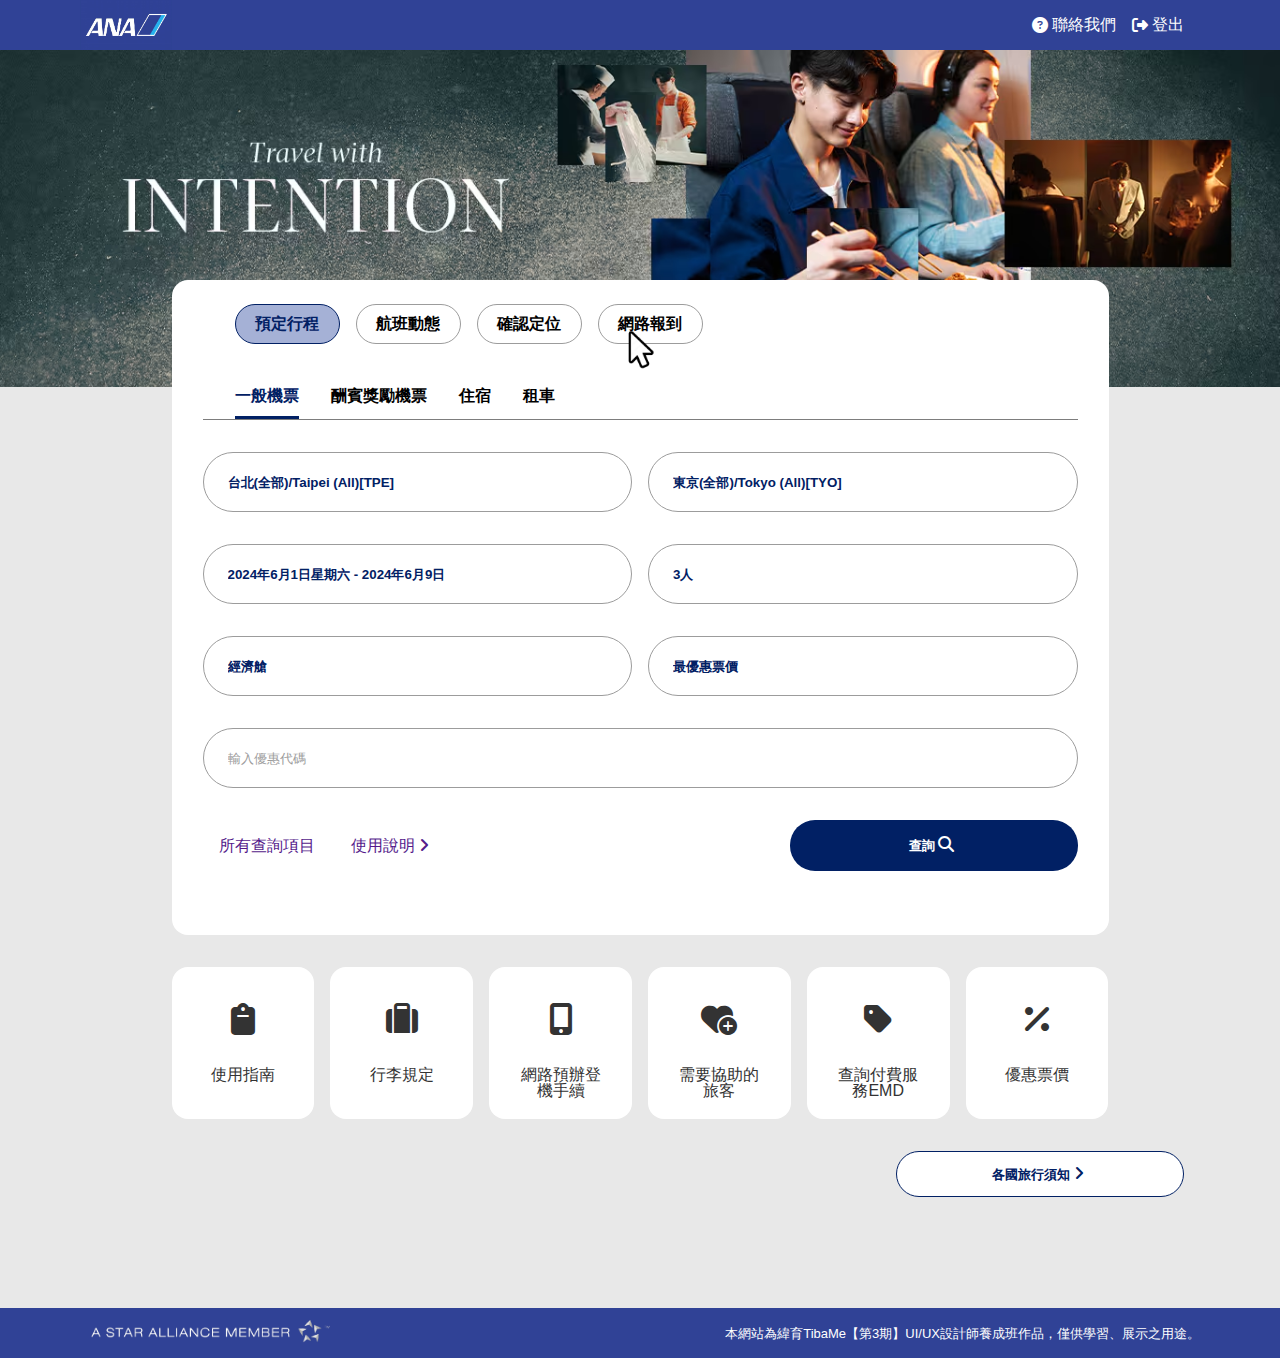
<file: index.html>
<!DOCTYPE html>
<html lang="cn">
<head>
    <meta charset="UTF-8">
    <meta name="viewport" content="width=device-width, initial-scale=1.0">
    <link rel="stylesheet" href='./Codes/index.css'>
    <link rel="stylesheet" href='./Codes/index_rwd.css'>
    <link rel="stylesheet" href="https://cdnjs.cloudflare.com/ajax/libs/font-awesome/6.5.2/css/all.min.css">
    <title>Document</title>
</head>
<body>
    <!-- Header----------------------------------- -->
    <header>
        <div class="headerWrapper">
            <a href="">
                <img src="./img/ana-logo.png" alt="">
            </a>
            <h4>選擇去程</h4>
            <div class='user'>
                <a href="" class="help">
                    <i class="fa-solid fa-circle-question"></i>
                    <p>聯絡我們</p>
                </a>

                <a href="" class="logOut">
                    <i class="fa-solid fa-right-from-bracket"></i>
                    <p>登出</p>
                </a>
            </div>
        </div>
    </header>



<!-- main----------------------------------------- -->
    <div class="mainWrapper">
        <img src="img/ana kv.avif" alt="">
        <div class="searchWrapper">
            <img src="img/cursor.png" alt="" class="cursor">
            <div class="functions">
                <button>預定行程</button>
                <button>航班動態</button>
                <button>確認定位</button>
                <button>網路報到</button>
            </div>
            <div class="tabs">
                <h5>一般機票</h5>
                <h5>酬賓獎勵機票</h5>
                <h5>住宿</h5>
                <h5>租車</h5>
            </div>
            <div class="search">
                <div class="location">
                    <input type="text" placeholder="台北(全部)/Taipei (All)[TPE] ">
                    <input type="text" placeholder="東京(全部)/Tokyo (All)[TYO]">
                </div>
                <div class="timeAndNum">
                    <input type="text" placeholder="2024年6月1日星期六 - 2024年6月9日">
                    <input type="text" placeholder="3人">
                </div>
                <div class="level">
                    <input type="text" placeholder="經濟艙">
                    <input type="text" placeholder="最優惠票價">
                </div>
                <div class="coupon">
                    <input type="text" placeholder="輸入優惠代碼">
                </div>
                <div class="send">
                    <div class="left">
                        <a href="">所有查詢項目</a>
                        <a href="">使用說明    <i class="fa-solid fa-angle-right"></i></a>
                    </div>
                    <a href="depart.html"><button id="searchBtn">
                        查詢
                        <i class="fa-solid fa-magnifying-glass"></i>
                    </button></a>
                </div>
            </div>
        </div>
        <ul class="moreOption">
            <li>
                <i class="fa-solid fa-clipboard"></i>
                <h5>使用指南</h5>
            </li>
            <li>
                <i class="fa-solid fa-suitcase"></i>
                <h5>行李規定</h5>
            </li>
            <li>
                <i class="fa-solid fa-mobile-screen-button"></i>
                <h5>網路預辦登機手續</h5>
            </li>
            <li>
                <i class="fa-solid fa-heart-circle-plus"></i>
                <h5>需要協助的旅客</h5>
            </li>
            <li>
                <i class="fa-solid fa-tag"></i>
                <h5>查詢付費服務EMD</h5>
            </li>
            <li>
                <i class="fa-solid fa-percent"></i>
                <h5>優惠票價</h5>
            </li>
        </ul>
        <button class="travelInfo">
            各國旅行須知
            <i class="fa-solid fa-angle-right"></i>
        </button>
    </div>

    <script>
        document.addEventListener("DOMContentLoaded", function() {
            setTimeout(function() {
                var searchButton = document.getElementById("searchBtn");
                searchButton.classList.add("changed");
            }, 7500);

            setTimeout(function() {
                var searchButton = document.getElementById("searchBtn");
                searchButton.classList.remove("changed");
            }, 9700);

            setTimeout(function() {
                var searchButton = document.getElementById("searchBtn");
                searchButton.classList.remove("changed");
            }, 9900);
            
            setTimeout(function() {
                window.location.href = "depart.html";
            }, 10000);
        });
    </script>


    <!-- footer-------------------------------------- -->
    <footer>
        <div class="footerWrapper">
            <a href=""><img src="img/star_alli.png" alt=""></a>
            <h6>本網站為緯育TibaMe【第3期】UI/UX設計師養成班作品，僅供學習、展示之用途。</h6>
        </div>
    </footer>

    <script src="./Codes/Depart.js"></script>
    <script src="./Codes/jquery-3.3.1.min.js"></script>





</body>
</html>
</file>
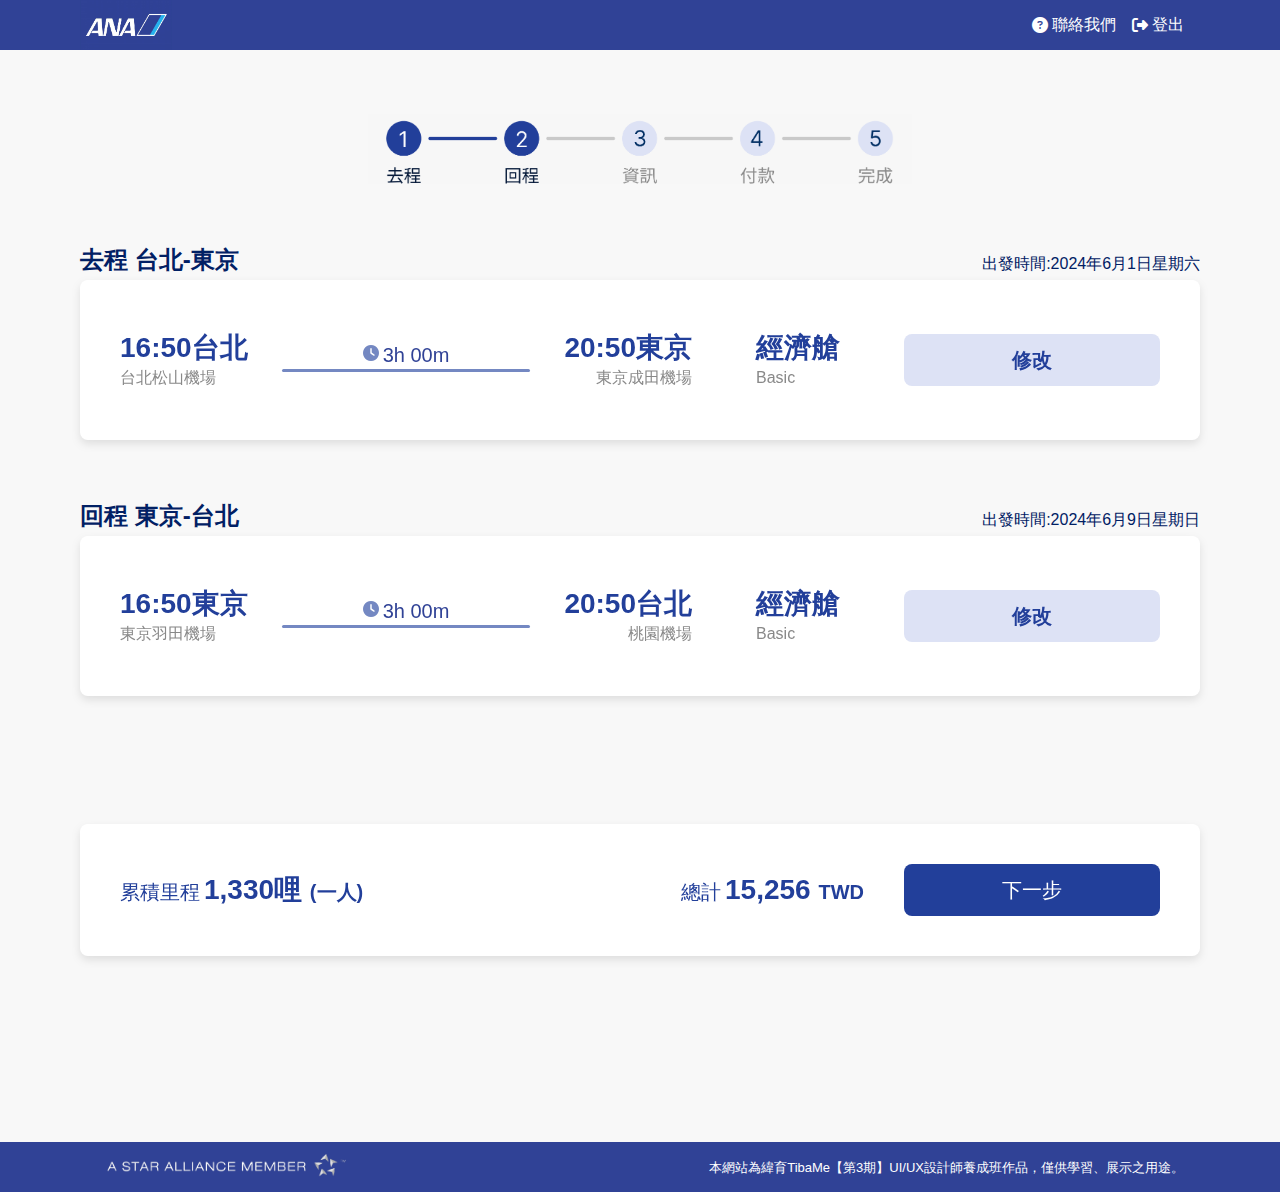
<file: confirm.html>
<!DOCTYPE html>
<html lang="cn">
<head>
    <meta charset="UTF-8">
    <meta name="viewport" content="width=device-width, initial-scale=1.0">
    <link rel="stylesheet" href='./Codes/confirm.css'>
    <link rel="stylesheet" href='./Codes/confirm_rwd.css'>
    <link rel="stylesheet" href="https://cdnjs.cloudflare.com/ajax/libs/font-awesome/6.5.2/css/all.min.css">
    <title>Document</title>
</head>
<body>
    <!-- Header----------------------------------- -->
    <header>
        <div class="headerWrapper">
            <a href="index.html">
                <img src="./img/ana-logo.png" alt="">
            </a>
            <h4>確認</h4>
            <div class='user'>
                <a href="" class="help">
                    <i class="fa-solid fa-circle-question"></i>
                    <p>聯絡我們</p>
                </a>

                <a href="" class="logOut">
                    <i class="fa-solid fa-right-from-bracket"></i>
                    <p>登出</p>
                </a>
            </div>
        </div>
    </header>



<!-- main----------------------------------------- -->
    <div class="mainWrapper">
        <div class="steps">
            <img src="img/step2.png" alt="">
        </div>

        <!-- 去程卡片 -->
        <div class="depart" id="departCard">
            <div class="departWrapper">
                <div class="title">
                    <h3>去程 <span>台北-東京</span></h3>
                    <h5>出發時間:2024年6月1日星期六</h5>
                </div>
                <div class="card">
                    <div class="left">
                        <div class="start">
                            <div class="startTime">
                                <h2>16:50</h2>
                                <h2>台北</h2>
                            </div>
                            <h5>台北松山機場</h5>
                        </div>
                        <div class="trip">
                            <div class="time">
                                <i class="fa-solid fa-clock"></i>
                                <h4>3h 00m</h4>
                            </div>
                            <div class="line"></div>
                        </div>
    
                        <div class="arrive">
                            <div class="arriveTime">
                                <h2>20:50 </h2>
                                <h2>東京</h2>
                            </div>
                            <h5>東京成田機場</h5>
                        </div>
                    </div>
                    <div class="middle">
                        <h2>經濟艙</h2>
                        <h5>Basic</h5>
                    </div>
                    <div class="right">
                        <button>
                           <a href="depart.html"><h4>修改</h4></a>
                        </button>
                    </div>
                    <div class="departBg"></div>
                </div>
            </div>
        </div>

        <!-- 回程卡片 -->
        <div class="depart" id="returnCard">
            <div class="departWrapper">
                <div class="title">
                    <h3>回程 <span>東京-台北</span></h3>
                    <h5>出發時間:2024年6月9日星期日</h5>
                </div>
                <div class="card">
                    <div class="left">
                        <div class="start">
                            <div class="startTime">
                                <h2>16:50</h2>
                                <h2>東京</h2>
                            </div>
                            <h5>東京羽田機場</h5>
                        </div>
                        <div class="trip">
                            <div class="time">
                                <i class="fa-solid fa-clock"></i>
                                <h4>3h 00m</h4>
                            </div>
                            <div class="line"></div>
                        </div>
    
                        <div class="arrive">
                            <div class="arriveTime">
                                <h2>20:50 </h2>
                                <h2>台北</h2>
                            </div>
                            <h5>桃園機場</h5>
                        </div>
                    </div>
                    <div class="middle">
                        <h2>經濟艙</h2>
                        <h5>Basic</h5>
                    </div>
                    <div class="right">
                        <button>
                           <a href="Return.html"><h4>修改</h4></a>
                        </button>
                    </div>
                    <div class="arriveBg"></div>
                </div>
                
            </div>
        </div>

        <!-- 確認------------------------------------ -->
        <div class="confirm" id="confirmCard">
            <div class="confirmWrapper">
                <div class="milagePrice">
                    <h4>累積里程</h4>
                    <h2>1,330哩 <span>(一人)</span></h2>
                </div>
                <div class="milagePrice">
                    <h4>總計</h4>
                    <h2>15,256 <span>TWD</span></h2>
                </div>
            </div>
            <button><a href="Passenger.html"><h4>下一步</h4></a>
            </button>
        </div>
        <!-- 完整航班細節popup -------------------------->
        <div class="fullDetail" id="departDetail">
            <div class="fullDetailWrapper">
                <i class="fa-solid fa-circle-xmark close-icon"></i>
                <section class="fullDetailLeft">
                    <h2>航班資訊</h2>
                    <div class="title">
                        <h3>台北</h3>
                        <h5>出發時間: 2024年6月1日星期六</h5>
                    </div>
                    <div class="stops">
                        <div class="flightNo">
                            <h5>全日本航空 <img src="img/AnaTail.png" alt=""></h5>
                            <h5>波音 787-8</h5>
                        </div>
                        <h5>NH9527</h5>
                        

                        <div class="content">
                            <div class="start">
                                <div class="startTime">
                                    <h2>16:50</h2>
                                    <h2>台北</h2>
                                </div>
                                <h5>台北松山機場</h5>
                            </div>
                            <div class="trip">
                                <div class="time">
                                    <i class="fa-solid fa-clock"></i>
                                    <h4>3h 00m</h4>
                                </div>
                                <div class="line"></div>
                            </div>

                            <div class="arrive">
                                <div class="arriveTime">
                                    <h2>20:50 </h2>
                                    <h2>東京</h2>
                                </div>
                                <h5>東京成田機場</h5>
                            </div>
                        </div>
                    </div>
                </section>

                <div class="divider"></div>

                <section class="fullDetailRight">
                    <h2>經濟艙 <span>Basic</span></h2>
                    <div class="list">
                        <ul>
                            <li class="compItem">
                                <div class="item">
                                    <i class="fa-solid fa-suitcase-rolling"></i>
                                    <h6>免費行李</h6>
                                </div>
                                <p>2件 / 23公斤 (50磅) </p>
                            </li>
                                    
                            <li class="compItem">
                                <div class="item">
                                    <i class="fa-solid fa-right-left"></i>
                                    <h6>更改</h6>
                                </div>
                                <p>可以 (有手續費)</p>
                            </li>
                                        
                            <li class="compItem">
                                <div class="item">
                                    <i class="fa-solid fa-plane-circle-xmark"></i>
                                    <h6>退票</h6>
                                </div>
                                <p>不可以</p>
                            </li>
                                        
                            <li class="compItem">
                                <div class="item">
                                    <svg xmlns="http://www.w3.org/2000/svg" width="1em" height="1em" viewBox="0 0 256 256"><path fill="currentColor" d="M224 232a8 8 0 0 1-8 8H112a8 8 0 0 1 0-16h104a8 8 0 0 1 8 8m-16-88h-64.22L112 80l14.19-26.32a1.5 1.5 0 0 0 .11-.22A16 16 0 0 0 119.15 32l-.47-.22L85 17.57a16 16 0 0 0-21.2 7.27l-22.12 44a16.1 16.1 0 0 0 0 14.32l58.11 116a15.93 15.93 0 0 0 14.32 8.84H208a16 16 0 0 0 16-16v-32a16 16 0 0 0-16-16"/></svg>
                                    <h6>預選座位</h6>
                                </div>
                                <p>可以</p> 
                            </li>
                            
                            <li class="compItem">
                                <div class="item">
                                    <i class="fa-solid fa-crown"></i>
                                    <h6>貴賓室</h6>
                                </div>
                                <p>無法使用</p>                                      
                            </li>
                                        
                            <li class="compItem">
                                <div class="item">
                                    <i class="fa-solid fa-circle-up"></i>
                                    <h6>升艙等</h6>
                                </div>
                                <ul>
                                    <li class="upgrade">
                                        <p>豪華經濟艙:</p>
                                        <p>無</p>
                                    </li>
                                    <li class="upgrade">
                                        <p>商務艙:</p>
                                        <p>無</p>
                                    </li>
                                </ul>
                            </li>
                        </ul>
                        <div class="bg-image"></div>
                    </div>
                </section>
            </div>
        </div>
    </div>
       

    <!-- footer-------------------------------------- -->
    <footer>
        <div class="footerWrapper">
            <a href=""><img src="img/star_alli.png" alt=""></a>
            <h6>本網站為緯育TibaMe【第3期】UI/UX設計師養成班作品，僅供學習、展示之用途。</h6>
        </div>
    </footer>

    <script src="./Codes/Depart.js"></script>
    <script src="./Codes/jquery-3.3.1.min.js"></script>





</body>
</html>
</file>
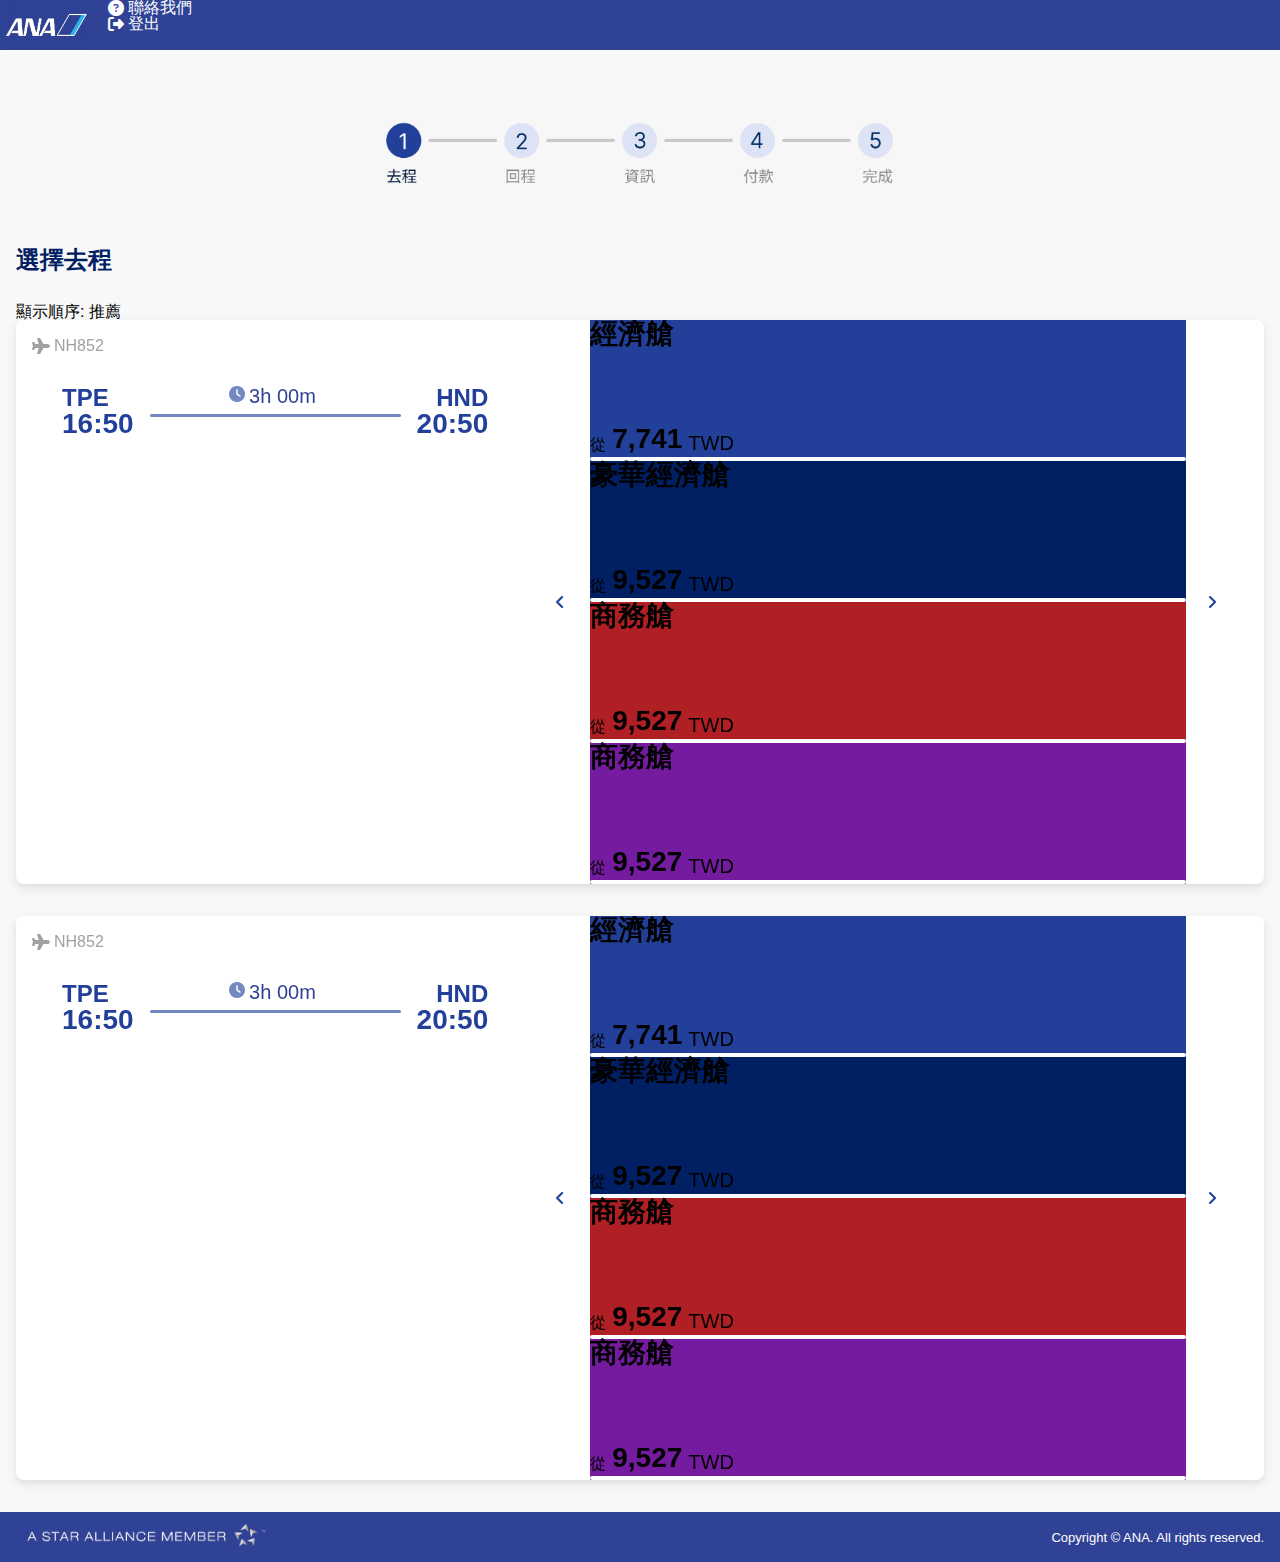
<file: Depart.HTML>
<!DOCTYPE html>
<html lang="en">
<head>
    <meta charset="UTF-8">
    <meta name="viewport" content="width=device-width, initial-scale=1.0">
    <link rel="stylesheet" href='./Codes/Ana.css'>
    <link rel="stylesheet" href='./Codes/Depart_rwd.css'>
    <link rel="stylesheet" href="https://cdnjs.cloudflare.com/ajax/libs/font-awesome/6.5.2/css/all.min.css">
    <title>Document</title>
</head>
<body>
    <!-- Header----------------------------------- -->
    <header>
        <div class="headerWrapper">
            <a href="">
                <img src="./img/ana-logo.png" alt="">
            </a>
            <div class="buttons">
                <a href="" class="help">
                    <i class="fa-solid fa-circle-question"></i>
                    <p>聯絡我們</p>
                </a>

                <a href="" class="logOut">
                    <i class="fa-solid fa-right-from-bracket"></i>
                    <p>登出</p>
                </a>
            </div>
        </div>
    </header>



<!-- main----------------------------------------- -->
    <div class="mainWrapper">
        <div class="steps">
            <img src="img/step1.png" alt="">
        </div>
        <h3 class = 'title'>選擇去程</h3>
        <h5>顯示順序: 推薦</h5>
        <div class="daySelect">
            
        </div>
        
        <!-- 航班 卡片---------------------------- -->
        <ul class="tickets">
            <!-- 卡1------------------------------ -->
            <li class="ticket1">
                <div class="card">
                    <div class="infoWrapper">
                        <div class="flightNo">
                            <i class="fa-solid fa-plane"></i>
                            <h5>NH852</h5>
                        </div>
                        <div class="info">
                            <div class="info1">
                                <h3>TPE</h3>
                                <div class="time">
                                    <i class="fa-solid fa-clock"></i>
                                    <h4>3h 00m</h4>
                                </div>
                                <h3>HND</h3>
                            </div>
                            <div class="info2">
                                <h2>16:50</h2>
                                <div class="line"></div>
                                <h2>20:50</h2>
                            </div>
                        </div>
                    </div>

                    <button class="scrollLeft">
                        <i class="fa-solid fa-angle-left"></i>
                    </button>

                    <ul class="class">
                        <li class="econ" id="t1Econ">
                            <div class="classWrapper">
                                <h2>經濟艙</h2>
                                <div class="priceFrom">
                                    <h5 class ='currency'>從</h5>
                                    <h2 class ='number'>7,741</h2>
                                    <h4>TWD</h4>
                                </div>
                                <div class="priceLine"></div>
                            </div>                        
                        </li>
                        <li class="econPrem">
                            <div class="classWrapper">
                                <h2>豪華經濟艙</h2>
                                <div class="priceFrom">
                                    <h5 class ='currency'>從</h5>
                                    <h2 class ='number'>9,527</h2>
                                    <h4>TWD</h4>
                                </div>
                                <div class="priceLine"></div>
                            </div>    
                        </li>
                        <li class="busi">
                            <div class="classWrapper">
                                <h2>商務艙</h2>
                                <div class="priceFrom">
                                    <h5 class ='currency'>從</h5>
                                    <h2 class ='number'>9,527</h2>
                                    <h4>TWD</h4>
                                </div>
                                <div class="priceLine"></div>
                            </div>
                        </li>
                        <li class="first">
                            <div class="classWrapper">
                                <h2>商務艙</h2>
                                <div class="priceFrom">
                                    <h5 class ='currency'>從</h5>
                                    <h2 class ='number'>9,527</h2>
                                    <h4>TWD</h4>
                                </div>
                                <div class="priceLine"></div>
                            </div>
                        </li>
                    </ul>

                    <button class="scrollRight">
                        <i class="fa-solid fa-angle-right"></i>
                    </button>
                </div>
                            <!-- 票等細節 下拉視窗 ------------------------------>
                <div style="display: none;" class="colorBar" id="blue" ></div>
                <ul style="display: none;" class="levels" id="t1EList">
                    <li class="level1">
                        <div class="top">
                            <h5>Super Value</h5>
                            <div class="levelPrice">
                                <h2>7,471</h2>
                                <h5>TWD</h5>
                            </div>
                        </div>
                        <div class="compare">
                            <div class="contentWrapper">
                                <div class="compItem">
                                    <i class="fa-solid fa-suitcase-rolling"></i>
                                    <h6>免費行李</h6>
                                </div>
                                <p>2件 / 23公斤 (50磅) </p>
                                <div class="compItem">
                                    <i class="fa-solid fa-right-left"></i>
                                    <h6>更改</h6>
                                </div>
                                <p>可以 (有手續費)</p>
                                <div class="compItem">
                                    <i class="fa-solid fa-plane-circle-xmark"></i>
                                    <h6>退票</h6>
                                </div>
                                <p>不可以</p>
                                <div class="compItem">
                                    <svg xmlns="http://www.w3.org/2000/svg" width="1em" height="1em" viewBox="0 0 256 256"><path fill="currentColor" d="M224 232a8 8 0 0 1-8 8H112a8 8 0 0 1 0-16h104a8 8 0 0 1 8 8m-16-88h-64.22L112 80l14.19-26.32a1.5 1.5 0 0 0 .11-.22A16 16 0 0 0 119.15 32l-.47-.22L85 17.57a16 16 0 0 0-21.2 7.27l-22.12 44a16.1 16.1 0 0 0 0 14.32l58.11 116a15.93 15.93 0 0 0 14.32 8.84H208a16 16 0 0 0 16-16v-32a16 16 0 0 0-16-16"/></svg>
                                    <h6>預選座位</h6>
                                </div>
                                <p>可以</p>
                                <div class="compItem">
                                    <i class="fa-solid fa-crown"></i>
                                    <h6>貴賓室</h6>
                                </div>
                                <p>無法使用</p>
                                <div class="compItem">
                                    <i class="fa-solid fa-circle-up"></i>
                                    <h6>升艙等</h6>
                                </div>
                                <div class="upgrade">
                                    <p>豪華經濟艙:</p>
                                    <p>無</p>
                                </div>
                                <div class="upgrade">
                                    <p>商務艙:</p>
                                    <p>無</p>
                                </div>
                            </div>
                        </div>

                    </li>
                    <li class="level2">
                        <div class="top">
                            <h5>Super Value</h5>
                            <div class="levelPrice">
                                <h2>7,471</h2>
                                <h5>TWD</h5>
                            </div>
                        </div>
                        <div class="compare">
                            <div class="contentWrapper">
                                <div class="compItem">
                                    <i class="fa-solid fa-suitcase-rolling"></i>
                                    <h6>免費行李</h6>
                                </div>
                                <p>2件 / 23公斤 (50磅) </p>
                                <div class="compItem">
                                    <i class="fa-solid fa-right-left"></i>
                                    <h6>更改</h6>
                                </div>
                                <p>可以 (有手續費)</p>
                                <div class="compItem">
                                    <i class="fa-solid fa-plane-circle-xmark"></i>
                                    <h6>退票</h6>
                                </div>
                                <p>不可以</p>
                                <div class="compItem">
                                    <svg xmlns="http://www.w3.org/2000/svg" width="1em" height="1em" viewBox="0 0 256 256"><path fill="currentColor" d="M224 232a8 8 0 0 1-8 8H112a8 8 0 0 1 0-16h104a8 8 0 0 1 8 8m-16-88h-64.22L112 80l14.19-26.32a1.5 1.5 0 0 0 .11-.22A16 16 0 0 0 119.15 32l-.47-.22L85 17.57a16 16 0 0 0-21.2 7.27l-22.12 44a16.1 16.1 0 0 0 0 14.32l58.11 116a15.93 15.93 0 0 0 14.32 8.84H208a16 16 0 0 0 16-16v-32a16 16 0 0 0-16-16"/></svg>
                                    <h6>預選座位</h6>
                                </div>
                                <p>可以</p>
                                <div class="compItem">
                                    <i class="fa-solid fa-crown"></i>
                                    <h6>貴賓室</h6>
                                </div>
                                <p>無法使用</p>
                                <div class="compItem">
                                    <i class="fa-solid fa-circle-up"></i>
                                    <h6>升艙等</h6>
                                </div>
                                <div class="upgrade">
                                    <p>豪華經濟艙:</p>
                                    <p>無</p>
                                </div>
                                <div class="upgrade">
                                    <p>商務艙:</p>
                                    <p>無</p>
                                </div>
                            </div>
                        </div>
                    </li>
                    <li class="level3">
                        <div class="top">
                            <h5>Super Value</h5>
                            <div class="levelPrice">
                                <h2>7,471</h2>
                                <h5>TWD</h5>
                            </div>
                        </div>
                        <div class="compare">
                            <div class="contentWrapper">
                                <div class="compItem">
                                    <i class="fa-solid fa-suitcase-rolling"></i>
                                    <h6>免費行李</h6>
                                </div>
                                <p>2件 / 23公斤 (50磅) </p>
                                <div class="compItem">
                                    <i class="fa-solid fa-right-left"></i>
                                    <h6>更改</h6>
                                </div>
                                <p>可以 (有手續費)</p>
                                <div class="compItem">
                                    <i class="fa-solid fa-plane-circle-xmark"></i>
                                    <h6>退票</h6>
                                </div>
                                <p>不可以</p>
                                <div class="compItem">
                                    <svg xmlns="http://www.w3.org/2000/svg" width="1em" height="1em" viewBox="0 0 256 256"><path fill="currentColor" d="M224 232a8 8 0 0 1-8 8H112a8 8 0 0 1 0-16h104a8 8 0 0 1 8 8m-16-88h-64.22L112 80l14.19-26.32a1.5 1.5 0 0 0 .11-.22A16 16 0 0 0 119.15 32l-.47-.22L85 17.57a16 16 0 0 0-21.2 7.27l-22.12 44a16.1 16.1 0 0 0 0 14.32l58.11 116a15.93 15.93 0 0 0 14.32 8.84H208a16 16 0 0 0 16-16v-32a16 16 0 0 0-16-16"/></svg>
                                    <h6>預選座位</h6>
                                </div>
                                <p>可以</p>
                                <div class="compItem">
                                    <i class="fa-solid fa-crown"></i>
                                    <h6>貴賓室</h6>
                                </div>
                                <p>無法使用</p>
                                <div class="compItem">
                                    <i class="fa-solid fa-circle-up"></i>
                                    <h6>升艙等</h6>
                                </div>
                                <div class="upgrade">
                                    <p>豪華經濟艙:</p>
                                    <p>無</p>
                                </div>
                                <div class="upgrade">
                                    <p>商務艙:</p>
                                    <p>無</p>
                                </div>
                            </div>
                        </div>
                    </li>
                    <li class="level4">
                        <div class="top">
                            <h5>商務艙</h5>
                            <div class="price">
                                <h3>享有更多空間</h3>
                            </div>
                        </div>
                        <div class="compare"></div>
                    </li>
                </ul>

                
            </li>

            <!-- 卡2------------------------------ -->
            <li class="ticket2">
                <div class="card">
                    <div class="infoWrapper">
                        <div class="flightNo">
                            <i class="fa-solid fa-plane"></i>
                            <h5>NH852</h5>
                        </div>
                        <div class="info">
                            <div class="info1">
                                <h3>TPE</h3>
                                <div class="time">
                                    <i class="fa-solid fa-clock"></i>
                                    <h4>3h 00m</h4>
                                </div>
                                <h3>HND</h3>
                            </div>
                            <div class="info2">
                                <h2>16:50</h2>
                                <div class="line"></div>
                                <h2>20:50</h2>
                            </div>
                        </div>
                    </div>

                    <button class="scrollLeft">
                        <i class="fa-solid fa-angle-left"></i>
                    </button>

                    <ul class="class">
                        <li class="econ" id="t2Econ">
                            <div class="classWrapper">
                                <h2>經濟艙</h2>
                                <div class="priceFrom">
                                    <h5 class ='currency'>從</h5>
                                    <h2 class ='number'>7,741</h2>
                                    <h4>TWD</h4>
                                </div>
                                <div class="priceLine"></div>
                            </div>                        
                        </li>
                        <li class="econPrem">
                            <div class="classWrapper">
                                <h2>豪華經濟艙</h2>
                                <div class="priceFrom">
                                    <h5 class ='currency'>從</h5>
                                    <h2 class ='number'>9,527</h2>
                                    <h4>TWD</h4>
                                </div>
                                <div class="priceLine"></div>
                            </div>    
                        </li>
                        <li class="busi">
                            <div class="classWrapper">
                                <h2>商務艙</h2>
                                <div class="priceFrom">
                                    <h5 class ='currency'>從</h5>
                                    <h2 class ='number'>9,527</h2>
                                    <h4>TWD</h4>
                                </div>
                                <div class="priceLine"></div>
                            </div>
                        </li>
                        <li class="first">
                            <div class="classWrapper">
                                <h2>商務艙</h2>
                                <div class="priceFrom">
                                    <h5 class ='currency'>從</h5>
                                    <h2 class ='number'>9,527</h2>
                                    <h4>TWD</h4>
                                </div>
                                <div class="priceLine"></div>
                            </div>
                        </li>
                    </ul>

                    <button class="scrollRight">
                        <i class="fa-solid fa-angle-right"></i>
                    </button>
                </div>
                            <!-- 票等細節 下拉視窗 ------------------------------>
                <div style='display: none;' class="colorBar"></div>
                <ul style='display: none;' class="levels" id="t2EList">
                    <li class="level1">
                        <div class="top">
                            <h5>Super Value</h5>
                            <div class="levelPrice">
                                <h2>7,471</h2>
                                <h5>TWD</h5>
                            </div>
                        </div>
                        <div class="compare">
                            <div class="contentWrapper">
                                <div class="compItem">
                                    <i class="fa-solid fa-suitcase-rolling"></i>
                                    <h6>免費行李</h6>
                                </div>
                                <p>2件 / 23公斤 (50磅) </p>
                                <div class="compItem">
                                    <i class="fa-solid fa-right-left"></i>
                                    <h6>更改</h6>
                                </div>
                                <p>可以 (有手續費)</p>
                                <div class="compItem">
                                    <i class="fa-solid fa-plane-circle-xmark"></i>
                                    <h6>退票</h6>
                                </div>
                                <p>不可以</p>
                                <div class="compItem">
                                    <svg xmlns="http://www.w3.org/2000/svg" width="1em" height="1em" viewBox="0 0 256 256"><path fill="currentColor" d="M224 232a8 8 0 0 1-8 8H112a8 8 0 0 1 0-16h104a8 8 0 0 1 8 8m-16-88h-64.22L112 80l14.19-26.32a1.5 1.5 0 0 0 .11-.22A16 16 0 0 0 119.15 32l-.47-.22L85 17.57a16 16 0 0 0-21.2 7.27l-22.12 44a16.1 16.1 0 0 0 0 14.32l58.11 116a15.93 15.93 0 0 0 14.32 8.84H208a16 16 0 0 0 16-16v-32a16 16 0 0 0-16-16"/></svg>
                                    <h6>預選座位</h6>
                                </div>
                                <p>可以</p>
                                <div class="compItem">
                                    <i class="fa-solid fa-crown"></i>
                                    <h6>貴賓室</h6>
                                </div>
                                <p>無法使用</p>
                                <div class="compItem">
                                    <i class="fa-solid fa-circle-up"></i>
                                    <h6>升艙等</h6>
                                </div>
                                <div class="upgrade">
                                    <p>豪華經濟艙:</p>
                                    <p>無</p>
                                </div>
                                <div class="upgrade">
                                    <p>商務艙:</p>
                                    <p>無</p>
                                </div>
                            </div>
                        </div>

                    </li>
                    <li class="level2">
                        <div class="top">
                            <h5>Super Value</h5>
                            <div class="levelPrice">
                                <h2>7,471</h2>
                                <h5>TWD</h5>
                            </div>
                        </div>
                        <div class="compare">
                            <div class="contentWrapper">
                                <div class="compItem">
                                    <i class="fa-solid fa-suitcase-rolling"></i>
                                    <h6>免費行李</h6>
                                </div>
                                <p>2件 / 23公斤 (50磅) </p>
                                <div class="compItem">
                                    <i class="fa-solid fa-right-left"></i>
                                    <h6>更改</h6>
                                </div>
                                <p>可以 (有手續費)</p>
                                <div class="compItem">
                                    <i class="fa-solid fa-plane-circle-xmark"></i>
                                    <h6>退票</h6>
                                </div>
                                <p>不可以</p>
                                <div class="compItem">
                                    <svg xmlns="http://www.w3.org/2000/svg" width="1em" height="1em" viewBox="0 0 256 256"><path fill="currentColor" d="M224 232a8 8 0 0 1-8 8H112a8 8 0 0 1 0-16h104a8 8 0 0 1 8 8m-16-88h-64.22L112 80l14.19-26.32a1.5 1.5 0 0 0 .11-.22A16 16 0 0 0 119.15 32l-.47-.22L85 17.57a16 16 0 0 0-21.2 7.27l-22.12 44a16.1 16.1 0 0 0 0 14.32l58.11 116a15.93 15.93 0 0 0 14.32 8.84H208a16 16 0 0 0 16-16v-32a16 16 0 0 0-16-16"/></svg>
                                    <h6>預選座位</h6>
                                </div>
                                <p>可以</p>
                                <div class="compItem">
                                    <i class="fa-solid fa-crown"></i>
                                    <h6>貴賓室</h6>
                                </div>
                                <p>無法使用</p>
                                <div class="compItem">
                                    <i class="fa-solid fa-circle-up"></i>
                                    <h6>升艙等</h6>
                                </div>
                                <div class="upgrade">
                                    <p>豪華經濟艙:</p>
                                    <p>無</p>
                                </div>
                                <div class="upgrade">
                                    <p>商務艙:</p>
                                    <p>無</p>
                                </div>
                            </div>
                        </div>
                    </li>
                    <li class="level3">
                        <div class="top">
                            <h5>Super Value</h5>
                            <div class="levelPrice">
                                <h2>7,471</h2>
                                <h5>TWD</h5>
                            </div>
                        </div>
                        <div class="compare">
                            <div class="contentWrapper">
                                <div class="compItem">
                                    <i class="fa-solid fa-suitcase-rolling"></i>
                                    <h6>免費行李</h6>
                                </div>
                                <p>2件 / 23公斤 (50磅) </p>
                                <div class="compItem">
                                    <i class="fa-solid fa-right-left"></i>
                                    <h6>更改</h6>
                                </div>
                                <p>可以 (有手續費)</p>
                                <div class="compItem">
                                    <i class="fa-solid fa-plane-circle-xmark"></i>
                                    <h6>退票</h6>
                                </div>
                                <p>不可以</p>
                                <div class="compItem">
                                    <svg xmlns="http://www.w3.org/2000/svg" width="1em" height="1em" viewBox="0 0 256 256"><path fill="currentColor" d="M224 232a8 8 0 0 1-8 8H112a8 8 0 0 1 0-16h104a8 8 0 0 1 8 8m-16-88h-64.22L112 80l14.19-26.32a1.5 1.5 0 0 0 .11-.22A16 16 0 0 0 119.15 32l-.47-.22L85 17.57a16 16 0 0 0-21.2 7.27l-22.12 44a16.1 16.1 0 0 0 0 14.32l58.11 116a15.93 15.93 0 0 0 14.32 8.84H208a16 16 0 0 0 16-16v-32a16 16 0 0 0-16-16"/></svg>
                                    <h6>預選座位</h6>
                                </div>
                                <p>可以</p>
                                <div class="compItem">
                                    <i class="fa-solid fa-crown"></i>
                                    <h6>貴賓室</h6>
                                </div>
                                <p>無法使用</p>
                                <div class="compItem">
                                    <i class="fa-solid fa-circle-up"></i>
                                    <h6>升艙等</h6>
                                </div>
                                <div class="upgrade">
                                    <p>豪華經濟艙:</p>
                                    <p>無</p>
                                </div>
                                <div class="upgrade">
                                    <p>商務艙:</p>
                                    <p>無</p>
                                </div>
                            </div>
                        </div>
                    </li>
                    <li class="level4">
                        <div class="top">
                            <h5>商務艙</h5>
                            <div class="price">
                                <h3>享有更多空間</h3>
                            </div>
                        </div>
                        <div class="compare"></div>
                    </li>
                </ul>

                
            </li>
        
        </ul>
    </div>

    <!-- 航班細節overlay -->
    <div class="flightDetail">
        <div class="popup">
            <i class="fa-solid fa-circle-xmark"></i>
            <div class="title">
                <h3>NH852</h3>
                <h5>出發時間:2024年6月1日星期六</h5>
            </div>
            <div class="content">
                <div class="top">
                    <div class="airline">
                        <h5>全日本航空</h5>
                        <img src="img/AnaTail.png" alt="">
                    </div>
                    <h5>波音787-8</h5>
                </div>
                <div class="bottom">
                    <div class="depart">
                        <h2>16:50</h2>
                        <h2>台北</h2>
                        <h5>台北松山機場</h5>
                    </div>
                    <div class="trip">
                        <div class="time">
                            <i class="fa-solid fa-clock"></i>
                            <h4>3h 00m</h4>
                        </div>
                        <div class="line"></div>
                    </div>

                    <div class="arrive">
                        <h2>20:50</h2>
                        <h2>東京</h2>
                        <h5>東京成田機場</h5>
                    </div>
                </div>
            </div>
        </div>
    </div>

    <!-- footer-------------------------------------- -->
    <footer>
        <div class="footerWrapper">
            <a href=""><img src="img/star_alli.png" alt=""></a>
            <h6>Copyright © ANA. All rights reserved.</h6>
        </div>
    </footer>

    <script src="./Codes/Depart.js"></script>





</body>
</html>
</file>
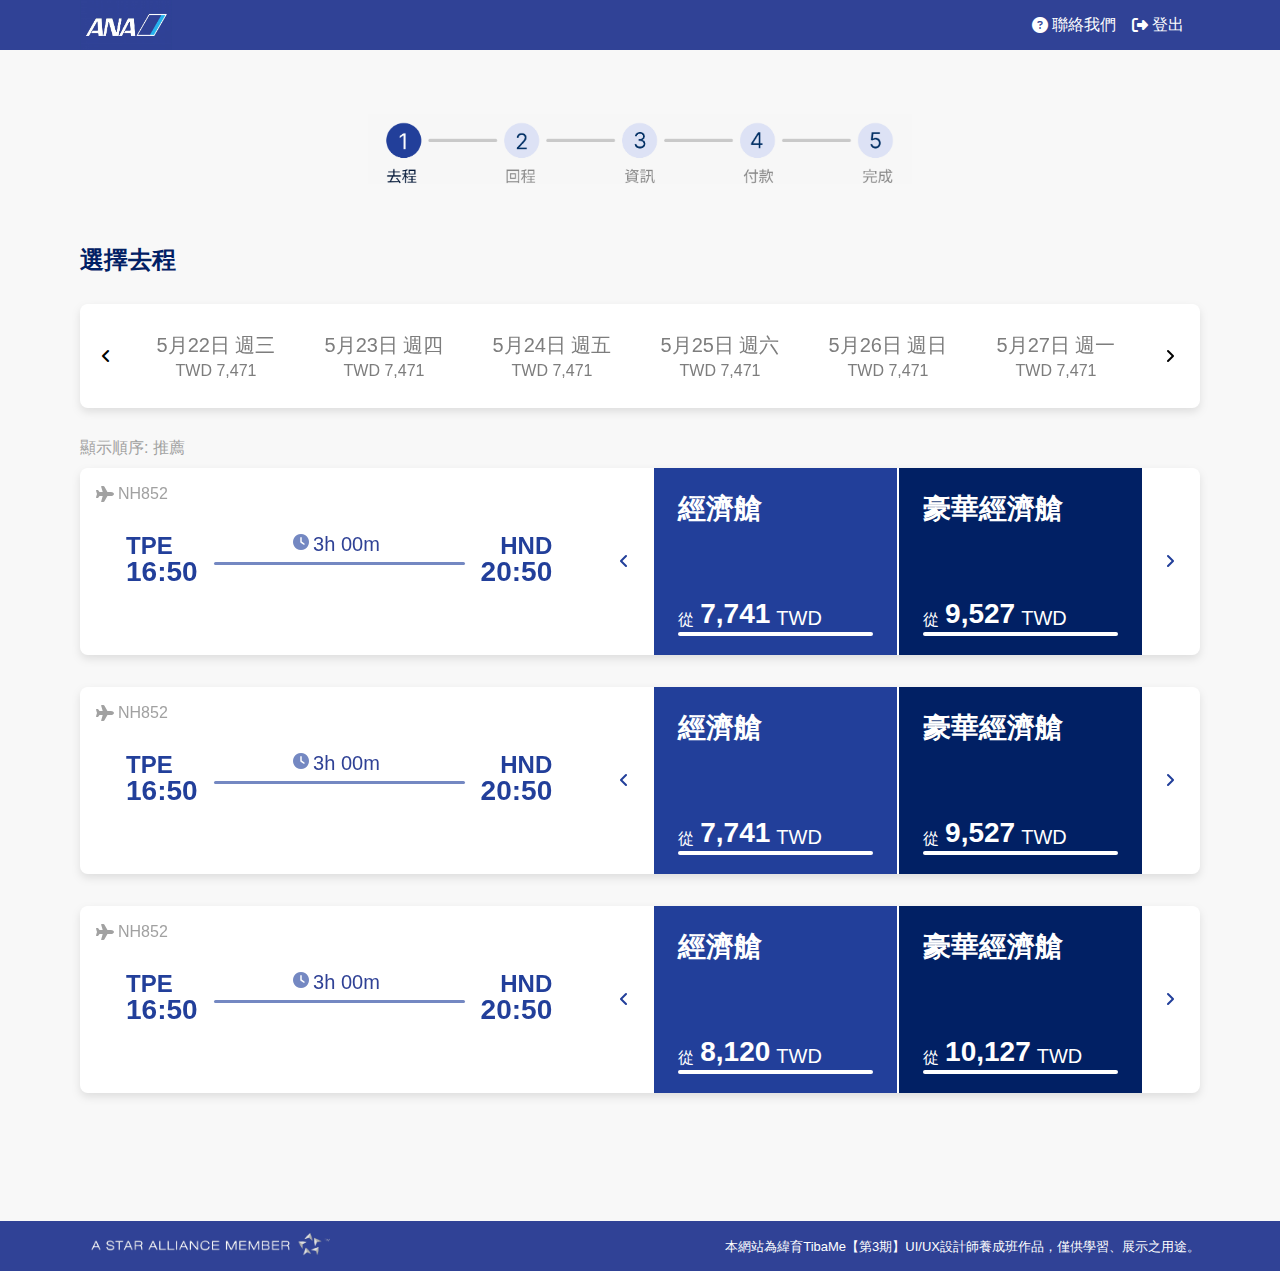
<file: depart.html>
<!DOCTYPE html>
<html lang="cn">
<head>
    <meta charset="UTF-8">
    <meta name="viewport" content="width=device-width, initial-scale=1.0">
    <link rel="stylesheet" href='./Codes/depart.css'>
    <link rel="stylesheet" href='./Codes/depart_rwd.css'>
    <link rel="stylesheet" href="https://cdnjs.cloudflare.com/ajax/libs/font-awesome/6.5.2/css/all.min.css">
    <title>Document</title>
</head>
<body>
    <!-- Header----------------------------------- -->
    <header>
        <div class="headerWrapper">
            <a href="index.html">
                <img src="./img/ana-logo.png" alt="">
            </a>
            <h4>選擇去程</h4>
            <div class='user'>
                <a href="" class="help">
                    <i class="fa-solid fa-circle-question"></i>
                    <p>聯絡我們</p>
                </a>

                <a href="" class="logOut">
                    <i class="fa-solid fa-right-from-bracket"></i>
                    <p>登出</p>
                </a>
            </div>
        </div>
    </header>



<!-- main----------------------------------------- -->
    <div class="mainWrapper">
        <div class="steps">
            <img src="img/step1.png" alt="">
        </div>
        <h3 class = 'title'>選擇去程</h3>

        <!-- 選天--------------------------------- -->
        <div class="daySel">
            <button class="dayLeft">
                <i class="fa-solid fa-angle-left"></i>
            </button>
            <ul class="dayWrapper">
                <li>
                    <h4>5月22日 週三</h4>
                    <h5>TWD 7,471</h5>
                </li>
                <li>
                    <h4>5月23日 週四</h4>
                    <h5>TWD 7,471</h5>
                </li>
                <li>
                    <h4>5月24日 週五</h4>
                    <h5>TWD 7,471</h5>
                </li>
                <li>
                    <h4>5月25日 週六</h4>
                    <h5>TWD 7,471</h5>
                </li>
                <li>
                    <h4>5月26日 週日</h4>
                    <h5>TWD 7,471</h5>
                </li>
                <li>
                    <h4>5月27日 週一</h4>
                    <h5>TWD 7,471</h5>
                </li>
                <li>
                    <h4>5月28日 週二</h4>
                    <h5>TWD 7,471</h5>
                </li>
                <li>
                    <h4>5月29日 週三</h4>
                    <h5>TWD 7,471</h5>
                </li>
                <li>
                    <h4>5月30日 週四</h4>
                    <h5>TWD 8,571</h5>
                </li>
                <li>
                    <h4>5月31日 週五</h4>
                    <h5>TWD 7,471</h5>
                </li>
                <li class="selected">
                    <h4>6月1日 週六</h4>
                    <h5>TWD 7,471</h5>
                </li>
                <li>
                    <h4>6月2日 週日</h4>
                    <h5>TWD 7,471</h5>
                </li>
                <li>
                    <h4>6月3日 週一</h4>
                    <h5>TWD 7,471</h5>
                </li>
                <li>
                    <h4>6月4日 週二</h4>
                    <h5>TWD 7,471</h5>
                </li>
                <li>
                    <h4>6月5日 週三</h4>
                    <h5>TWD 7,471</h5>
                </li>
                <li>
                    <h4>6月6日 週四</h4>
                    <h5>TWD 7,471</h5>
                </li>
                <li>
                    <h4>6月7日 週五</h4>
                    <h5>TWD 7,471</h5>
                </li>
                <li>
                    <h4>6月8日 週六</h4>
                    <h5>TWD 7,471</h5>
                </li>
                <li>
                    <h4>6月9日 週日</h4>
                    <h5>TWD 7,471</h5>
                </li>
                <li>
                    <h4>6月10日 週一</h4>
                    <h5>TWD 7,471</h5>
                </li>
                <li>
                    <h4>6月11日 週二</h4>
                    <h5>TWD 7,471</h5>
                </li>
            </ul>
            <button class="dayRight">
                <i class="fa-solid fa-angle-right"></i>
            </button>
        </div>
        <!-- 手機版艙等頁籤----------------------- -->
        <div class="classMobile">
            <div class="tab">
                <div class="tab-item active" id="tab1">
                    <h4>經濟艙</h4>
                    <p>TWD <span>7,471</span> 起</p>
                </div>
                <div class="tab-item" id="tab2">
                    <h4>豪華經濟艙</h4>
                    <p>TWD <span>9,527</span> 起</p>
                </div>
            </div>
        </div>
        
        <!-- 航班 卡片---------------------------- -->
        <h5 class="filter">顯示順序: 推薦</h5>
        <ul class="tickets">
            <!-- 卡1------------------------------ -->
            <li class="ticket1">
                <div class="card">
                    <div class="infoWrapper">
                        <div class="flightNo">
                            <i class="fa-solid fa-plane"></i>
                            <h5>NH852</h5>
                        </div>
                        <div class="info">
                            <div class="info1">
                                <h3>TPE</h3>
                                <div class="time">
                                    <i class="fa-solid fa-clock"></i>
                                    <h4>3h 00m</h4>
                                </div>
                                <h3>HND</h3>
                            </div>
                            <div class="info2">
                                <h2>16:50</h2>
                                <div class="line"></div>
                                <h2>20:50</h2>
                            </div>
                        </div>
                        <i class="infoBg"></i>
                    </div>

                    <button class="scrollLeft" id="t1Left">
                        <i class="fa-solid fa-angle-left"></i>
                    </button>

                    <ul class="class">
                        <div class="classSel">
                            <li class="econ" id="t1E">
                                <div class="classWrapper">
                                    <h2>經濟艙</h2>
                                    <div class="priceFrom">
                                        <h5>從</h5>
                                        <div class="price">
                                            <h2>7,741</h2>
                                            <h4>TWD</h4>
                                        </div>
                                    </div>
                                    <div class="priceLine"></div>
                                </div>                        
                            </li>
                            <li class="econPrem" id="t1P">
                                <div class="classWrapper">
                                    <h2>豪華經濟艙</h2>
                                    <div class="priceFrom">
                                        <h5>從</h5>
                                        <div class="price">
                                            <h2>9,527</h2>
                                            <h4>TWD</h4>
                                        </div>
                                    </div>
                                    <div class="priceLine"></div>
                                </div>    
                            </li>
                            <li class="busi" id="t1B">
                                <div class="classWrapper">
                                    <h2>商務艙</h2>
                                    <div class="priceFrom">
                                        <h5>從</h5>
                                        <div class="price">
                                            <h2>15,470</h2>
                                            <h4>TWD</h4>
                                        </div>
                                    </div>
                                    <div class="priceLine"></div>
                                </div>
                            </li>
                            <li class="first" id="t1F">
                                <div class="classWrapper">
                                    <h2>頭等艙</h2>
                                    <div class="priceFrom">
                                        <h5>從</h5>
                                        <div class="price">
                                            <h2>20,470</h2>
                                            <h4>TWD</h4>
                                        </div>
                                    </div>
                                    <div class="priceLine"></div>
                                </div>
                            </li>
                        </div>
                    </ul>

                    <button class="scrollRight" id='t1Right'>
                        <i class="fa-solid fa-angle-right"></i>
                    </button>
                </div>
                <!-- 票等細節 下拉視窗 ------------------------------>
                <div style='display: none;' class="levelWrapper" id="t1EList">
                    <div class="colorBar" id="blueBar" ></div>
                    <ul class="levels">
                        <a href="Return.html"><li class="level1">
                            <div class="top">
                                <h5>Super Value</h5>
                                <div class="levelPrice">
                                    <h2>7,471</h2>
                                    <h5>TWD</h5>
                                </div>
                            </div>
                            <div class="compare">
                                <div class="contentWrapper">
                                    <div class="compItem">
                                        <i class="fa-solid fa-suitcase-rolling"></i>
                                        <h6>免費行李</h6>
                                    </div>
                                    <p>2件 / 23公斤 (50磅) </p>
                                    <div class="compItem">
                                        <i class="fa-solid fa-right-left"></i>
                                        <h6>更改</h6>
                                    </div>
                                    <p>可以 (有手續費)</p>
                                    <div class="compItem">
                                        <i class="fa-solid fa-plane-circle-xmark"></i>
                                        <h6>退票</h6>
                                    </div>
                                    <p>不可以</p>
                                    <div class="compItem">
                                        <svg xmlns="http://www.w3.org/2000/svg" width="1em" height="1em" viewBox="0 0 256 256"><path fill="currentColor" d="M224 232a8 8 0 0 1-8 8H112a8 8 0 0 1 0-16h104a8 8 0 0 1 8 8m-16-88h-64.22L112 80l14.19-26.32a1.5 1.5 0 0 0 .11-.22A16 16 0 0 0 119.15 32l-.47-.22L85 17.57a16 16 0 0 0-21.2 7.27l-22.12 44a16.1 16.1 0 0 0 0 14.32l58.11 116a15.93 15.93 0 0 0 14.32 8.84H208a16 16 0 0 0 16-16v-32a16 16 0 0 0-16-16"/></svg>
                                        <h6>預選座位</h6>
                                    </div>
                                    <p>可以</p>
                                    <div class="compItem">
                                        <i class="fa-solid fa-crown"></i>
                                        <h6>貴賓室</h6>
                                    </div>
                                    <p>無法使用</p>
                                    <div class="compItem">
                                        <i class="fa-solid fa-circle-up"></i>
                                        <h6>升艙等</h6>
                                    </div>
                                    <div class="upgrade">
                                        <p>豪華經濟艙:</p>
                                        <p>無</p>
                                    </div>
                                    <div class="upgrade">
                                        <p>商務艙:</p>
                                        <p>無</p>
                                    </div>
                                </div>   
                            </div>
                            <div class="bg-image"></div>
                        </a></li>

                        <a href="Return.html"><li class="level2">
                            <div class="top">
                                <h5>Value</h5>
                                <div class="levelPrice">
                                    <h2>8,210</h2>
                                    <h5>TWD</h5>
                                </div>
                            </div>
                            <div class="compare">
                                <div class="contentWrapper">
                                    <div class="compItem">
                                        <i class="fa-solid fa-suitcase-rolling"></i>
                                        <h6>免費行李</h6>
                                    </div>
                                    <p>2件 / 23公斤 (50磅) </p>
                                    <div class="compItem">
                                        <i class="fa-solid fa-right-left"></i>
                                        <h6>更改</h6>
                                    </div>
                                    <p>可以 (有手續費)</p>
                                    <div class="compItem">
                                        <i class="fa-solid fa-plane-circle-xmark"></i>
                                        <h6>退票</h6>
                                    </div>
                                    <p>不可以</p>
                                    <div class="compItem">
                                        <svg xmlns="http://www.w3.org/2000/svg" width="1em" height="1em" viewBox="0 0 256 256"><path fill="currentColor" d="M224 232a8 8 0 0 1-8 8H112a8 8 0 0 1 0-16h104a8 8 0 0 1 8 8m-16-88h-64.22L112 80l14.19-26.32a1.5 1.5 0 0 0 .11-.22A16 16 0 0 0 119.15 32l-.47-.22L85 17.57a16 16 0 0 0-21.2 7.27l-22.12 44a16.1 16.1 0 0 0 0 14.32l58.11 116a15.93 15.93 0 0 0 14.32 8.84H208a16 16 0 0 0 16-16v-32a16 16 0 0 0-16-16"/></svg>
                                        <h6>預選座位</h6>
                                    </div>
                                    <p>可以</p>
                                    <div class="compItem">
                                        <i class="fa-solid fa-crown"></i>
                                        <h6>貴賓室</h6>
                                    </div>
                                    <p>無法使用</p>
                                    <div class="compItem">
                                        <i class="fa-solid fa-circle-up"></i>
                                        <h6>升艙等</h6>
                                    </div>
                                    <div class="upgrade">
                                        <p>豪華經濟艙:</p>
                                        <p>無</p>
                                    </div>
                                    <div class="upgrade">
                                        <p>商務艙:</p>
                                        <p>無</p>
                                    </div>
                                </div>
                            </div>
                            <div class="bg-image"></div>
                        </a></li>
                        <li class="level3"><a href="Return.html">
                            <div class="top">
                                <h5>Basic</h5>
                                <div class="levelPrice">
                                    <h2>8,881</h2>
                                    <h5>TWD</h5>
                                </div>
                            </div>
                            <div class="compare">
                                <div class="contentWrapper">
                                    <div class="compItem">
                                        <i class="fa-solid fa-suitcase-rolling"></i>
                                        <h6>免費行李</h6>
                                    </div>
                                    <p>2件 / 23公斤 (50磅) </p>
                                    <div class="compItem">
                                        <i class="fa-solid fa-right-left"></i>
                                        <h6>更改</h6>
                                    </div>
                                    <p>可以 (有手續費)</p>
                                    <div class="compItem">
                                        <i class="fa-solid fa-plane-circle-xmark"></i>
                                        <h6>退票</h6>
                                    </div>
                                    <p>不可以</p>
                                    <div class="compItem">
                                        <svg xmlns="http://www.w3.org/2000/svg" width="1em" height="1em" viewBox="0 0 256 256"><path fill="currentColor" d="M224 232a8 8 0 0 1-8 8H112a8 8 0 0 1 0-16h104a8 8 0 0 1 8 8m-16-88h-64.22L112 80l14.19-26.32a1.5 1.5 0 0 0 .11-.22A16 16 0 0 0 119.15 32l-.47-.22L85 17.57a16 16 0 0 0-21.2 7.27l-22.12 44a16.1 16.1 0 0 0 0 14.32l58.11 116a15.93 15.93 0 0 0 14.32 8.84H208a16 16 0 0 0 16-16v-32a16 16 0 0 0-16-16"/></svg>
                                        <h6>預選座位</h6>
                                    </div>
                                    <p>可以</p>
                                    <div class="compItem">
                                        <i class="fa-solid fa-crown"></i>
                                        <h6>貴賓室</h6>
                                    </div>
                                    <p>無法使用</p>
                                    <div class="compItem">
                                        <i class="fa-solid fa-circle-up"></i>
                                        <h6>升艙等</h6>
                                    </div>
                                    <div class="upgrade">
                                        <p>豪華經濟艙:</p>
                                        <p>無</p>
                                    </div>
                                    <div class="upgrade">
                                        <p>商務艙:</p>
                                        <p>無</p>
                                    </div>
                                </div>
                            </div>
                            <div class="bg-image"></div>
                        </a></li>
                        <li class="level4 level4E t">
                            <div class="top">
                                <h5>商務艙</h5>
                                <div class="price">
                                    <h3>享有更多空間</h3>
                                </div>
                            </div>
                            <div class="compare"></div>
                        </li>
                    </ul>
                </div>
                <div style='display: none;' class="levelWrapper" id="t1PList">
                    <div class="colorBar" id="darkBar" ></div>
                    <ul class="levels">
                        <li class="level1">
                            <div class="top">
                                <h5>Super Value</h5>
                                <div class="levelPrice">
                                    <h2>9,527</h2>
                                    <h5>TWD</h5>
                                </div>
                            </div>
                            <div class="compare">
                                <div class="contentWrapper">
                                    <div class="compItem">
                                        <i class="fa-solid fa-suitcase-rolling"></i>
                                        <h6>免費行李</h6>
                                    </div>
                                    <p>2件 / 23公斤 (50磅) </p>
                                    <div class="compItem">
                                        <i class="fa-solid fa-right-left"></i>
                                        <h6>更改</h6>
                                    </div>
                                    <p>可以 (有手續費)</p>
                                    <div class="compItem">
                                        <i class="fa-solid fa-plane-circle-xmark"></i>
                                        <h6>退票</h6>
                                    </div>
                                    <p>不可以</p>
                                    <div class="compItem">
                                        <svg xmlns="http://www.w3.org/2000/svg" width="1em" height="1em" viewBox="0 0 256 256"><path fill="currentColor" d="M224 232a8 8 0 0 1-8 8H112a8 8 0 0 1 0-16h104a8 8 0 0 1 8 8m-16-88h-64.22L112 80l14.19-26.32a1.5 1.5 0 0 0 .11-.22A16 16 0 0 0 119.15 32l-.47-.22L85 17.57a16 16 0 0 0-21.2 7.27l-22.12 44a16.1 16.1 0 0 0 0 14.32l58.11 116a15.93 15.93 0 0 0 14.32 8.84H208a16 16 0 0 0 16-16v-32a16 16 0 0 0-16-16"/></svg>
                                        <h6>預選座位</h6>
                                    </div>
                                    <p>可以</p>
                                    <div class="compItem">
                                        <i class="fa-solid fa-crown"></i>
                                        <h6>貴賓室</h6>
                                    </div>
                                    <p>無法使用</p>
                                    <div class="compItem">
                                        <i class="fa-solid fa-circle-up"></i>
                                        <h6>升艙等</h6>
                                    </div>
                                    <div class="upgrade">
                                        <p>豪華經濟艙:</p>
                                        <p>無</p>
                                    </div>
                                    <div class="upgrade">
                                        <p>商務艙:</p>
                                        <p>無</p>
                                    </div>
                                </div>   
                            </div>
                            <div class="bg-image"></div>
                        </li>
                        <li class="level2">
                            <div class="top">
                                <h5>Super Value</h5>
                                <div class="levelPrice">
                                    <h2>10,271</h2>
                                    <h5>TWD</h5>
                                </div>
                            </div>
                            <div class="compare">
                                <div class="contentWrapper">
                                    <div class="compItem">
                                        <i class="fa-solid fa-suitcase-rolling"></i>
                                        <h6>免費行李</h6>
                                    </div>
                                    <p>2件 / 23公斤 (50磅) </p>
                                    <div class="compItem">
                                        <i class="fa-solid fa-right-left"></i>
                                        <h6>更改</h6>
                                    </div>
                                    <p>可以 (有手續費)</p>
                                    <div class="compItem">
                                        <i class="fa-solid fa-plane-circle-xmark"></i>
                                        <h6>退票</h6>
                                    </div>
                                    <p>不可以</p>
                                    <div class="compItem">
                                        <svg xmlns="http://www.w3.org/2000/svg" width="1em" height="1em" viewBox="0 0 256 256"><path fill="currentColor" d="M224 232a8 8 0 0 1-8 8H112a8 8 0 0 1 0-16h104a8 8 0 0 1 8 8m-16-88h-64.22L112 80l14.19-26.32a1.5 1.5 0 0 0 .11-.22A16 16 0 0 0 119.15 32l-.47-.22L85 17.57a16 16 0 0 0-21.2 7.27l-22.12 44a16.1 16.1 0 0 0 0 14.32l58.11 116a15.93 15.93 0 0 0 14.32 8.84H208a16 16 0 0 0 16-16v-32a16 16 0 0 0-16-16"/></svg>
                                        <h6>預選座位</h6>
                                    </div>
                                    <p>可以</p>
                                    <div class="compItem">
                                        <i class="fa-solid fa-crown"></i>
                                        <h6>貴賓室</h6>
                                    </div>
                                    <p>無法使用</p>
                                    <div class="compItem">
                                        <i class="fa-solid fa-circle-up"></i>
                                        <h6>升艙等</h6>
                                    </div>
                                    <div class="upgrade">
                                        <p>豪華經濟艙:</p>
                                        <p>無</p>
                                    </div>
                                    <div class="upgrade">
                                        <p>商務艙:</p>
                                        <p>無</p>
                                    </div>
                                </div>
                            </div>
                            <div class="bg-image"></div>
                        </li>
                        <li class="level3">
                            <div class="top">
                                <h5>Super Value</h5>
                                <div class="levelPrice">
                                    <h2>12,123</h2>
                                    <h5>TWD</h5>
                                </div>
                            </div>
                            <div class="compare">
                                <div class="contentWrapper">
                                    <div class="compItem">
                                        <i class="fa-solid fa-suitcase-rolling"></i>
                                        <h6>免費行李</h6>
                                    </div>
                                    <p>2件 / 23公斤 (50磅) </p>
                                    <div class="compItem">
                                        <i class="fa-solid fa-right-left"></i>
                                        <h6>更改</h6>
                                    </div>
                                    <p>可以 (有手續費)</p>
                                    <div class="compItem">
                                        <i class="fa-solid fa-plane-circle-xmark"></i>
                                        <h6>退票</h6>
                                    </div>
                                    <p>不可以</p>
                                    <div class="compItem">
                                        <svg xmlns="http://www.w3.org/2000/svg" width="1em" height="1em" viewBox="0 0 256 256"><path fill="currentColor" d="M224 232a8 8 0 0 1-8 8H112a8 8 0 0 1 0-16h104a8 8 0 0 1 8 8m-16-88h-64.22L112 80l14.19-26.32a1.5 1.5 0 0 0 .11-.22A16 16 0 0 0 119.15 32l-.47-.22L85 17.57a16 16 0 0 0-21.2 7.27l-22.12 44a16.1 16.1 0 0 0 0 14.32l58.11 116a15.93 15.93 0 0 0 14.32 8.84H208a16 16 0 0 0 16-16v-32a16 16 0 0 0-16-16"/></svg>
                                        <h6>預選座位</h6>
                                    </div>
                                    <p>可以</p>
                                    <div class="compItem">
                                        <i class="fa-solid fa-crown"></i>
                                        <h6>貴賓室</h6>
                                    </div>
                                    <p>無法使用</p>
                                    <div class="compItem">
                                        <i class="fa-solid fa-circle-up"></i>
                                        <h6>升艙等</h6>
                                    </div>
                                    <div class="upgrade">
                                        <p>豪華經濟艙:</p>
                                        <p>無</p>
                                    </div>
                                    <div class="upgrade">
                                        <p>商務艙:</p>
                                        <p>無</p>
                                    </div>
                                </div>
                            </div>
                            <div class="bg-image"></div>
                        </li>
                        <li class="level4 level4EP">
                            <div class="top">
                                <h5>商務艙</h5>
                                <div class="price">
                                    <h3>享有更多空間</h3>
                                </div>
                            </div>
                            <div class="compare"></div>
                        </li>
                    </ul>
                </div>
                <div style='display: none;' class="levelWrapper" id="t1BList">
                    <div class="colorBar" id="redBar" ></div>
                    <ul class="levels">
                        <li class="level1">
                            <div class="top">
                                <h5>Super Value</h5>
                                <div class="levelPrice">
                                    <h2>15,470</h2>
                                    <h5>TWD</h5>
                                </div>
                            </div>
                            <div class="compare">
                                <div class="contentWrapper">
                                    <div class="compItem">
                                        <i class="fa-solid fa-suitcase-rolling"></i>
                                        <h6>免費行李</h6>
                                    </div>
                                    <p>2件 / 23公斤 (50磅) </p>
                                    <div class="compItem">
                                        <i class="fa-solid fa-right-left"></i>
                                        <h6>更改</h6>
                                    </div>
                                    <p>可以 (有手續費)</p>
                                    <div class="compItem">
                                        <i class="fa-solid fa-plane-circle-xmark"></i>
                                        <h6>退票</h6>
                                    </div>
                                    <p>不可以</p>
                                    <div class="compItem">
                                        <svg xmlns="http://www.w3.org/2000/svg" width="1em" height="1em" viewBox="0 0 256 256"><path fill="currentColor" d="M224 232a8 8 0 0 1-8 8H112a8 8 0 0 1 0-16h104a8 8 0 0 1 8 8m-16-88h-64.22L112 80l14.19-26.32a1.5 1.5 0 0 0 .11-.22A16 16 0 0 0 119.15 32l-.47-.22L85 17.57a16 16 0 0 0-21.2 7.27l-22.12 44a16.1 16.1 0 0 0 0 14.32l58.11 116a15.93 15.93 0 0 0 14.32 8.84H208a16 16 0 0 0 16-16v-32a16 16 0 0 0-16-16"/></svg>
                                        <h6>預選座位</h6>
                                    </div>
                                    <p>可以</p>
                                    <div class="compItem">
                                        <i class="fa-solid fa-crown"></i>
                                        <h6>貴賓室</h6>
                                    </div>
                                    <p>無法使用</p>
                                    <div class="compItem">
                                        <i class="fa-solid fa-circle-up"></i>
                                        <h6>升艙等</h6>
                                    </div>
                                    <div class="upgrade">
                                        <p>豪華經濟艙:</p>
                                        <p>無</p>
                                    </div>
                                    <div class="upgrade">
                                        <p>商務艙:</p>
                                        <p>無</p>
                                    </div>
                                </div>   
                            </div>
                            <div class="bg-image"></div>
                        </li>
                        <li class="level2">
                            <div class="top">
                                <h5>Super Value</h5>
                                <div class="levelPrice">
                                    <h2>16,607</h2>
                                    <h5>TWD</h5>
                                </div>
                            </div>
                            <div class="compare">
                                <div class="contentWrapper">
                                    <div class="compItem">
                                        <i class="fa-solid fa-suitcase-rolling"></i>
                                        <h6>免費行李</h6>
                                    </div>
                                    <p>2件 / 23公斤 (50磅) </p>
                                    <div class="compItem">
                                        <i class="fa-solid fa-right-left"></i>
                                        <h6>更改</h6>
                                    </div>
                                    <p>可以 (有手續費)</p>
                                    <div class="compItem">
                                        <i class="fa-solid fa-plane-circle-xmark"></i>
                                        <h6>退票</h6>
                                    </div>
                                    <p>不可以</p>
                                    <div class="compItem">
                                        <svg xmlns="http://www.w3.org/2000/svg" width="1em" height="1em" viewBox="0 0 256 256"><path fill="currentColor" d="M224 232a8 8 0 0 1-8 8H112a8 8 0 0 1 0-16h104a8 8 0 0 1 8 8m-16-88h-64.22L112 80l14.19-26.32a1.5 1.5 0 0 0 .11-.22A16 16 0 0 0 119.15 32l-.47-.22L85 17.57a16 16 0 0 0-21.2 7.27l-22.12 44a16.1 16.1 0 0 0 0 14.32l58.11 116a15.93 15.93 0 0 0 14.32 8.84H208a16 16 0 0 0 16-16v-32a16 16 0 0 0-16-16"/></svg>
                                        <h6>預選座位</h6>
                                    </div>
                                    <p>可以</p>
                                    <div class="compItem">
                                        <i class="fa-solid fa-crown"></i>
                                        <h6>貴賓室</h6>
                                    </div>
                                    <p>無法使用</p>
                                    <div class="compItem">
                                        <i class="fa-solid fa-circle-up"></i>
                                        <h6>升艙等</h6>
                                    </div>
                                    <div class="upgrade">
                                        <p>豪華經濟艙:</p>
                                        <p>無</p>
                                    </div>
                                    <div class="upgrade">
                                        <p>商務艙:</p>
                                        <p>無</p>
                                    </div>
                                </div>
                            </div>
                            <div class="bg-image"></div>
                        </li>
                        <li class="level3">
                            <div class="top">
                                <h5>Super Value</h5>
                                <div class="levelPrice">
                                    <h2>18,888</h2>
                                    <h5>TWD</h5>
                                </div>
                            </div>
                            <div class="compare">
                                <div class="contentWrapper">
                                    <div class="compItem">
                                        <i class="fa-solid fa-suitcase-rolling"></i>
                                        <h6>免費行李</h6>
                                    </div>
                                    <p>2件 / 23公斤 (50磅) </p>
                                    <div class="compItem">
                                        <i class="fa-solid fa-right-left"></i>
                                        <h6>更改</h6>
                                    </div>
                                    <p>可以 (有手續費)</p>
                                    <div class="compItem">
                                        <i class="fa-solid fa-plane-circle-xmark"></i>
                                        <h6>退票</h6>
                                    </div>
                                    <p>不可以</p>
                                    <div class="compItem">
                                        <svg xmlns="http://www.w3.org/2000/svg" width="1em" height="1em" viewBox="0 0 256 256"><path fill="currentColor" d="M224 232a8 8 0 0 1-8 8H112a8 8 0 0 1 0-16h104a8 8 0 0 1 8 8m-16-88h-64.22L112 80l14.19-26.32a1.5 1.5 0 0 0 .11-.22A16 16 0 0 0 119.15 32l-.47-.22L85 17.57a16 16 0 0 0-21.2 7.27l-22.12 44a16.1 16.1 0 0 0 0 14.32l58.11 116a15.93 15.93 0 0 0 14.32 8.84H208a16 16 0 0 0 16-16v-32a16 16 0 0 0-16-16"/></svg>
                                        <h6>預選座位</h6>
                                    </div>
                                    <p>可以</p>
                                    <div class="compItem">
                                        <i class="fa-solid fa-crown"></i>
                                        <h6>貴賓室</h6>
                                    </div>
                                    <p>無法使用</p>
                                    <div class="compItem">
                                        <i class="fa-solid fa-circle-up"></i>
                                        <h6>升艙等</h6>
                                    </div>
                                    <div class="upgrade">
                                        <p>豪華經濟艙:</p>
                                        <p>無</p>
                                    </div>
                                    <div class="upgrade">
                                        <p>商務艙:</p>
                                        <p>無</p>
                                    </div>
                                </div>
                            </div>
                            <div class="bg-image"></div>
                        </li>
                        <li class="level4 level4B">
                            <div class="top">
                                <h5>頭等艙</h5>
                                <div class="price">
                                    <h3>最奢華的空中體驗</h3>
                                </div>
                            </div>
                            <div class="compare"></div>
                        </li>
                    </ul>
                </div>
                <div style='display: none;' class="levelWrapper" id="t1FList">
                    <div class="colorBar" id="purpleBar" ></div>
                    <ul class="levels">
                        <li class="level1">
                            <div class="top">
                                <h5>Super Value</h5>
                                <div class="levelPrice">
                                    <h2>20,470</h2>
                                    <h5>TWD</h5>
                                </div>
                            </div>
                            <div class="compare">
                                <div class="contentWrapper">
                                    <div class="compItem">
                                        <i class="fa-solid fa-suitcase-rolling"></i>
                                        <h6>免費行李</h6>
                                    </div>
                                    <p>2件 / 23公斤 (50磅) </p>
                                    <div class="compItem">
                                        <i class="fa-solid fa-right-left"></i>
                                        <h6>更改</h6>
                                    </div>
                                    <p>可以 (有手續費)</p>
                                    <div class="compItem">
                                        <i class="fa-solid fa-plane-circle-xmark"></i>
                                        <h6>退票</h6>
                                    </div>
                                    <p>不可以</p>
                                    <div class="compItem">
                                        <svg xmlns="http://www.w3.org/2000/svg" width="1em" height="1em" viewBox="0 0 256 256"><path fill="currentColor" d="M224 232a8 8 0 0 1-8 8H112a8 8 0 0 1 0-16h104a8 8 0 0 1 8 8m-16-88h-64.22L112 80l14.19-26.32a1.5 1.5 0 0 0 .11-.22A16 16 0 0 0 119.15 32l-.47-.22L85 17.57a16 16 0 0 0-21.2 7.27l-22.12 44a16.1 16.1 0 0 0 0 14.32l58.11 116a15.93 15.93 0 0 0 14.32 8.84H208a16 16 0 0 0 16-16v-32a16 16 0 0 0-16-16"/></svg>
                                        <h6>預選座位</h6>
                                    </div>
                                    <p>可以</p>
                                    <div class="compItem">
                                        <i class="fa-solid fa-crown"></i>
                                        <h6>貴賓室</h6>
                                    </div>
                                    <p>無法使用</p>
                                    <div class="compItem">
                                        <i class="fa-solid fa-circle-up"></i>
                                        <h6>升艙等</h6>
                                    </div>
                                    <div class="upgrade">
                                        <p>豪華經濟艙:</p>
                                        <p>無</p>
                                    </div>
                                    <div class="upgrade">
                                        <p>商務艙:</p>
                                        <p>無</p>
                                    </div>
                                </div>   
                            </div>
                            <div class="bg-image"></div>
                        </li>
                        <li class="level2">
                            <div class="top">
                                <h5>Super Value</h5>
                                <div class="levelPrice">
                                    <h2>22,211</h2>
                                    <h5>TWD</h5>
                                </div>
                            </div>
                            <div class="compare">
                                <div class="contentWrapper">
                                    <div class="compItem">
                                        <i class="fa-solid fa-suitcase-rolling"></i>
                                        <h6>免費行李</h6>
                                    </div>
                                    <p>2件 / 23公斤 (50磅) </p>
                                    <div class="compItem">
                                        <i class="fa-solid fa-right-left"></i>
                                        <h6>更改</h6>
                                    </div>
                                    <p>可以 (有手續費)</p>
                                    <div class="compItem">
                                        <i class="fa-solid fa-plane-circle-xmark"></i>
                                        <h6>退票</h6>
                                    </div>
                                    <p>不可以</p>
                                    <div class="compItem">
                                        <svg xmlns="http://www.w3.org/2000/svg" width="1em" height="1em" viewBox="0 0 256 256"><path fill="currentColor" d="M224 232a8 8 0 0 1-8 8H112a8 8 0 0 1 0-16h104a8 8 0 0 1 8 8m-16-88h-64.22L112 80l14.19-26.32a1.5 1.5 0 0 0 .11-.22A16 16 0 0 0 119.15 32l-.47-.22L85 17.57a16 16 0 0 0-21.2 7.27l-22.12 44a16.1 16.1 0 0 0 0 14.32l58.11 116a15.93 15.93 0 0 0 14.32 8.84H208a16 16 0 0 0 16-16v-32a16 16 0 0 0-16-16"/></svg>
                                        <h6>預選座位</h6>
                                    </div>
                                    <p>可以</p>
                                    <div class="compItem">
                                        <i class="fa-solid fa-crown"></i>
                                        <h6>貴賓室</h6>
                                    </div>
                                    <p>無法使用</p>
                                    <div class="compItem">
                                        <i class="fa-solid fa-circle-up"></i>
                                        <h6>升艙等</h6>
                                    </div>
                                    <div class="upgrade">
                                        <p>豪華經濟艙:</p>
                                        <p>無</p>
                                    </div>
                                    <div class="upgrade">
                                        <p>商務艙:</p>
                                        <p>無</p>
                                    </div>
                                </div>
                            </div>
                            <div class="bg-image"></div>
                        </li>
                        <li class="level3">
                            <div class="top">
                                <h5>Super Value</h5>
                                <div class="levelPrice">
                                    <h2>25,471</h2>
                                    <h5>TWD</h5>
                                </div>
                            </div>
                            <div class="compare">
                                <div class="contentWrapper">
                                    <div class="compItem">
                                        <i class="fa-solid fa-suitcase-rolling"></i>
                                        <h6>免費行李</h6>
                                    </div>
                                    <p>2件 / 23公斤 (50磅) </p>
                                    <div class="compItem">
                                        <i class="fa-solid fa-right-left"></i>
                                        <h6>更改</h6>
                                    </div>
                                    <p>可以 (有手續費)</p>
                                    <div class="compItem">
                                        <i class="fa-solid fa-plane-circle-xmark"></i>
                                        <h6>退票</h6>
                                    </div>
                                    <p>不可以</p>
                                    <div class="compItem">
                                        <svg xmlns="http://www.w3.org/2000/svg" width="1em" height="1em" viewBox="0 0 256 256"><path fill="currentColor" d="M224 232a8 8 0 0 1-8 8H112a8 8 0 0 1 0-16h104a8 8 0 0 1 8 8m-16-88h-64.22L112 80l14.19-26.32a1.5 1.5 0 0 0 .11-.22A16 16 0 0 0 119.15 32l-.47-.22L85 17.57a16 16 0 0 0-21.2 7.27l-22.12 44a16.1 16.1 0 0 0 0 14.32l58.11 116a15.93 15.93 0 0 0 14.32 8.84H208a16 16 0 0 0 16-16v-32a16 16 0 0 0-16-16"/></svg>
                                        <h6>預選座位</h6>
                                    </div>
                                    <p>可以</p>
                                    <div class="compItem">
                                        <i class="fa-solid fa-crown"></i>
                                        <h6>貴賓室</h6>
                                    </div>
                                    <p>無法使用</p>
                                    <div class="compItem">
                                        <i class="fa-solid fa-circle-up"></i>
                                        <h6>升艙等</h6>
                                    </div>
                                    <div class="upgrade">
                                        <p>豪華經濟艙:</p>
                                        <p>無</p>
                                    </div>
                                    <div class="upgrade">
                                        <p>商務艙:</p>
                                        <p>無</p>
                                    </div>
                                </div>
                            </div>
                            <div class="bg-image"></div>
                        </li>
                        <li class="level4 level4F">
                            <div class="top">
                                <h5>頭等艙</h5>
                                <div class="price">
                                    <h3>最奢華的空中體驗</h3>
                                </div>
                            </div>
                            <div class="compare"></div>
                        </li>
                    </ul>
                </div>
                
            </li>

            <!-- 卡2------------------------------ -->
            <li class="ticket2">
                <div class="card">
                    <div class="infoWrapper">
                        <div class="flightNo">
                            <i class="fa-solid fa-plane"></i>
                            <h5>NH852</h5>
                        </div>
                        <div class="info">
                            <div class="info1">
                                <h3>TPE</h3>
                                <div class="time">
                                    <i class="fa-solid fa-clock"></i>
                                    <h4>3h 00m</h4>
                                </div>
                                <h3>HND</h3>
                            </div>
                            <div class="info2">
                                <h2>16:50</h2>
                                <div class="line"></div>
                                <h2>20:50</h2>
                            </div>
                        </div>
                        <i class="infoBg"></i>
                    </div>

                    <button class="scrollLeft" id="t2Left">
                        <i class="fa-solid fa-angle-left"></i>
                    </button>

                    <ul class="class">
                        <div class="classSel">
                            <li class="econ" id="t2E">
                                <div class="classWrapper">
                                    <h2>經濟艙</h2>
                                    <div class="priceFrom">
                                        <h5>從</h5>
                                        <div class="price">
                                            <h2>7,741</h2>
                                            <h4>TWD</h4>
                                        </div>
                                    </div>
                                    <div class="priceLine"></div>
                                </div>                        
                            </li>
                            <li class="econPrem" id="t2P">
                                <div class="classWrapper">
                                    <h2>豪華經濟艙</h2>
                                    <div class="priceFrom">
                                        <h5>從</h5>
                                        <div class="price">
                                            <h2>9,527</h2>
                                            <h4>TWD</h4>
                                        </div>
                                    </div>
                                    <div class="priceLine"></div>
                                </div>    
                            </li>
                            <li class="busi" id="t2B">
                                <div class="classWrapper">
                                    <h2>商務艙</h2>
                                    <div class="priceFrom">
                                        <h5>從</h5>
                                        <div class="price">
                                            <h2>14,227</h2>
                                            <h4>TWD</h4>
                                        </div>
                                    </div>
                                    <div class="priceLine"></div>
                                </div>
                            </li>
                            <li class="first" id="t2F">
                                <div class="classWrapper">
                                    <h2>頭等艙</h2>
                                    <div class="priceFrom">
                                        <h5>從</h5>
                                        <div class="price">
                                            <h2>19,527</h2>
                                            <h4>TWD</h4>
                                        </div>
                                    </div>
                                    <div class="priceLine"></div>
                                </div>
                            </li>
                        </div>
                    </ul>

                    <button class="scrollRight" id='t2Right'>
                        <i class="fa-solid fa-angle-right"></i>
                    </button>
                </div>
                 <!-- 票等細節 下拉視窗 ------------------------------>
                <div style='display: none;' class="levelWrapper" id="t2EList">
                    <div class="colorBar" id="blue" ></div>
                    <ul class="levels">
                        <li class="level1">
                            <div class="top">
                                <h5>Super Value</h5>
                                <div class="levelPrice">
                                    <h2>7,741</h2>
                                    <h5>TWD</h5>
                                </div>
                            </div>
                            <div class="compare">
                                <div class="contentWrapper">
                                    <div class="compItem">
                                        <i class="fa-solid fa-suitcase-rolling"></i>
                                        <h6>免費行李</h6>
                                    </div>
                                    <p>2件 / 23公斤 (50磅) </p>
                                    <div class="compItem">
                                        <i class="fa-solid fa-right-left"></i>
                                        <h6>更改</h6>
                                    </div>
                                    <p>可以 (有手續費)</p>
                                    <div class="compItem">
                                        <i class="fa-solid fa-plane-circle-xmark"></i>
                                        <h6>退票</h6>
                                    </div>
                                    <p>不可以</p>
                                    <div class="compItem">
                                        <svg xmlns="http://www.w3.org/2000/svg" width="1em" height="1em" viewBox="0 0 256 256"><path fill="currentColor" d="M224 232a8 8 0 0 1-8 8H112a8 8 0 0 1 0-16h104a8 8 0 0 1 8 8m-16-88h-64.22L112 80l14.19-26.32a1.5 1.5 0 0 0 .11-.22A16 16 0 0 0 119.15 32l-.47-.22L85 17.57a16 16 0 0 0-21.2 7.27l-22.12 44a16.1 16.1 0 0 0 0 14.32l58.11 116a15.93 15.93 0 0 0 14.32 8.84H208a16 16 0 0 0 16-16v-32a16 16 0 0 0-16-16"/></svg>
                                        <h6>預選座位</h6>
                                    </div>
                                    <p>可以</p>
                                    <div class="compItem">
                                        <i class="fa-solid fa-crown"></i>
                                        <h6>貴賓室</h6>
                                    </div>
                                    <p>無法使用</p>
                                    <div class="compItem">
                                        <i class="fa-solid fa-circle-up"></i>
                                        <h6>升艙等</h6>
                                    </div>
                                    <div class="upgrade">
                                        <p>豪華經濟艙:</p>
                                        <p>無</p>
                                    </div>
                                    <div class="upgrade">
                                        <p>商務艙:</p>
                                        <p>無</p>
                                    </div>
                                </div>
                            </div>
                            <div class="bg-image"></div>
                        </li>
                        <li class="level2">
                            <div class="top">
                                <h5>Super Value</h5>
                                <div class="levelPrice">
                                    <h2>8,071</h2>
                                    <h5>TWD</h5>
                                </div>
                            </div>
                            <div class="compare">
                                <div class="contentWrapper">
                                    <div class="compItem">
                                        <i class="fa-solid fa-suitcase-rolling"></i>
                                        <h6>免費行李</h6>
                                    </div>
                                    <p>2件 / 23公斤 (50磅) </p>
                                    <div class="compItem">
                                        <i class="fa-solid fa-right-left"></i>
                                        <h6>更改</h6>
                                    </div>
                                    <p>可以 (有手續費)</p>
                                    <div class="compItem">
                                        <i class="fa-solid fa-plane-circle-xmark"></i>
                                        <h6>退票</h6>
                                    </div>
                                    <p>不可以</p>
                                    <div class="compItem">
                                        <svg xmlns="http://www.w3.org/2000/svg" width="1em" height="1em" viewBox="0 0 256 256"><path fill="currentColor" d="M224 232a8 8 0 0 1-8 8H112a8 8 0 0 1 0-16h104a8 8 0 0 1 8 8m-16-88h-64.22L112 80l14.19-26.32a1.5 1.5 0 0 0 .11-.22A16 16 0 0 0 119.15 32l-.47-.22L85 17.57a16 16 0 0 0-21.2 7.27l-22.12 44a16.1 16.1 0 0 0 0 14.32l58.11 116a15.93 15.93 0 0 0 14.32 8.84H208a16 16 0 0 0 16-16v-32a16 16 0 0 0-16-16"/></svg>
                                        <h6>預選座位</h6>
                                    </div>
                                    <p>可以</p>
                                    <div class="compItem">
                                        <i class="fa-solid fa-crown"></i>
                                        <h6>貴賓室</h6>
                                    </div>
                                    <p>無法使用</p>
                                    <div class="compItem">
                                        <i class="fa-solid fa-circle-up"></i>
                                        <h6>升艙等</h6>
                                    </div>
                                    <div class="upgrade">
                                        <p>豪華經濟艙:</p>
                                        <p>無</p>
                                    </div>
                                    <div class="upgrade">
                                        <p>商務艙:</p>
                                        <p>無</p>
                                    </div>
                                </div>
                            </div>
                            <div class="bg-image"></div>
                        </li>
                        <li class="level3">
                            <div class="top">
                                <h5>Super Value</h5>
                                <div class="levelPrice">
                                    <h2>8,771</h2>
                                    <h5>TWD</h5>
                                </div>
                            </div>
                            <div class="compare">
                                <div class="contentWrapper">
                                    <div class="compItem">
                                        <i class="fa-solid fa-suitcase-rolling"></i>
                                        <h6>免費行李</h6>
                                    </div>
                                    <p>2件 / 23公斤 (50磅) </p>
                                    <div class="compItem">
                                        <i class="fa-solid fa-right-left"></i>
                                        <h6>更改</h6>
                                    </div>
                                    <p>可以 (有手續費)</p>
                                    <div class="compItem">
                                        <i class="fa-solid fa-plane-circle-xmark"></i>
                                        <h6>退票</h6>
                                    </div>
                                    <p>不可以</p>
                                    <div class="compItem">
                                        <svg xmlns="http://www.w3.org/2000/svg" width="1em" height="1em" viewBox="0 0 256 256"><path fill="currentColor" d="M224 232a8 8 0 0 1-8 8H112a8 8 0 0 1 0-16h104a8 8 0 0 1 8 8m-16-88h-64.22L112 80l14.19-26.32a1.5 1.5 0 0 0 .11-.22A16 16 0 0 0 119.15 32l-.47-.22L85 17.57a16 16 0 0 0-21.2 7.27l-22.12 44a16.1 16.1 0 0 0 0 14.32l58.11 116a15.93 15.93 0 0 0 14.32 8.84H208a16 16 0 0 0 16-16v-32a16 16 0 0 0-16-16"/></svg>
                                        <h6>預選座位</h6>
                                    </div>
                                    <p>可以</p>
                                    <div class="compItem">
                                        <i class="fa-solid fa-crown"></i>
                                        <h6>貴賓室</h6>
                                    </div>
                                    <p>無法使用</p>
                                    <div class="compItem">
                                        <i class="fa-solid fa-circle-up"></i>
                                        <h6>升艙等</h6>
                                    </div>
                                    <div class="upgrade">
                                        <p>豪華經濟艙:</p>
                                        <p>無</p>
                                    </div>
                                    <div class="upgrade">
                                        <p>商務艙:</p>
                                        <p>無</p>
                                    </div>
                                </div>
                            </div>
                            <div class="bg-image"></div>
                        </li>
                        <li class="level4 level4E">
                            <div class="top">
                                <h5>商務艙</h5>
                                <div class="price">
                                    <h3>享有更多空間</h3>
                                </div>
                            </div>
                            <div class="compare"></div>
                        </li>
                    </ul>
                </div>
                <div style='display: none;' class="levelWrapper" id="t2PList">
                    <div class="colorBar" id="darkBar" ></div>
                    <ul class="levels">
                        <li class="level1">
                            <div class="top">
                                <h5>Super Value</h5>
                                <div class="levelPrice">
                                    <h2>9,527</h2>
                                    <h5>TWD</h5>
                                </div>
                            </div>
                            <div class="compare">
                                <div class="contentWrapper">
                                    <div class="compItem">
                                        <i class="fa-solid fa-suitcase-rolling"></i>
                                        <h6>免費行李</h6>
                                    </div>
                                    <p>2件 / 23公斤 (50磅) </p>
                                    <div class="compItem">
                                        <i class="fa-solid fa-right-left"></i>
                                        <h6>更改</h6>
                                    </div>
                                    <p>可以 (有手續費)</p>
                                    <div class="compItem">
                                        <i class="fa-solid fa-plane-circle-xmark"></i>
                                        <h6>退票</h6>
                                    </div>
                                    <p>不可以</p>
                                    <div class="compItem">
                                        <svg xmlns="http://www.w3.org/2000/svg" width="1em" height="1em" viewBox="0 0 256 256"><path fill="currentColor" d="M224 232a8 8 0 0 1-8 8H112a8 8 0 0 1 0-16h104a8 8 0 0 1 8 8m-16-88h-64.22L112 80l14.19-26.32a1.5 1.5 0 0 0 .11-.22A16 16 0 0 0 119.15 32l-.47-.22L85 17.57a16 16 0 0 0-21.2 7.27l-22.12 44a16.1 16.1 0 0 0 0 14.32l58.11 116a15.93 15.93 0 0 0 14.32 8.84H208a16 16 0 0 0 16-16v-32a16 16 0 0 0-16-16"/></svg>
                                        <h6>預選座位</h6>
                                    </div>
                                    <p>可以</p>
                                    <div class="compItem">
                                        <i class="fa-solid fa-crown"></i>
                                        <h6>貴賓室</h6>
                                    </div>
                                    <p>無法使用</p>
                                    <div class="compItem">
                                        <i class="fa-solid fa-circle-up"></i>
                                        <h6>升艙等</h6>
                                    </div>
                                    <div class="upgrade">
                                        <p>豪華經濟艙:</p>
                                        <p>無</p>
                                    </div>
                                    <div class="upgrade">
                                        <p>商務艙:</p>
                                        <p>無</p>
                                    </div>
                                </div>   
                            </div>
                            <div class="bg-image"></div>
                        </li>
                        <li class="level2">
                            <div class="top">
                                <h5>Super Value</h5>
                                <div class="levelPrice">
                                    <h2>10,608</h2>
                                    <h5>TWD</h5>
                                </div>
                            </div>
                            <div class="compare">
                                <div class="contentWrapper">
                                    <div class="compItem">
                                        <i class="fa-solid fa-suitcase-rolling"></i>
                                        <h6>免費行李</h6>
                                    </div>
                                    <p>2件 / 23公斤 (50磅) </p>
                                    <div class="compItem">
                                        <i class="fa-solid fa-right-left"></i>
                                        <h6>更改</h6>
                                    </div>
                                    <p>可以 (有手續費)</p>
                                    <div class="compItem">
                                        <i class="fa-solid fa-plane-circle-xmark"></i>
                                        <h6>退票</h6>
                                    </div>
                                    <p>不可以</p>
                                    <div class="compItem">
                                        <svg xmlns="http://www.w3.org/2000/svg" width="1em" height="1em" viewBox="0 0 256 256"><path fill="currentColor" d="M224 232a8 8 0 0 1-8 8H112a8 8 0 0 1 0-16h104a8 8 0 0 1 8 8m-16-88h-64.22L112 80l14.19-26.32a1.5 1.5 0 0 0 .11-.22A16 16 0 0 0 119.15 32l-.47-.22L85 17.57a16 16 0 0 0-21.2 7.27l-22.12 44a16.1 16.1 0 0 0 0 14.32l58.11 116a15.93 15.93 0 0 0 14.32 8.84H208a16 16 0 0 0 16-16v-32a16 16 0 0 0-16-16"/></svg>
                                        <h6>預選座位</h6>
                                    </div>
                                    <p>可以</p>
                                    <div class="compItem">
                                        <i class="fa-solid fa-crown"></i>
                                        <h6>貴賓室</h6>
                                    </div>
                                    <p>無法使用</p>
                                    <div class="compItem">
                                        <i class="fa-solid fa-circle-up"></i>
                                        <h6>升艙等</h6>
                                    </div>
                                    <div class="upgrade">
                                        <p>豪華經濟艙:</p>
                                        <p>無</p>
                                    </div>
                                    <div class="upgrade">
                                        <p>商務艙:</p>
                                        <p>無</p>
                                    </div>
                                </div>
                            </div>
                            <div class="bg-image"></div>
                        </li>
                        <li class="level3">
                            <div class="top">
                                <h5>Super Value</h5>
                                <div class="levelPrice">
                                    <h2>11, 471</h2>
                                    <h5>TWD</h5>
                                </div>
                            </div>
                            <div class="compare">
                                <div class="contentWrapper">
                                    <div class="compItem">
                                        <i class="fa-solid fa-suitcase-rolling"></i>
                                        <h6>免費行李</h6>
                                    </div>
                                    <p>2件 / 23公斤 (50磅) </p>
                                    <div class="compItem">
                                        <i class="fa-solid fa-right-left"></i>
                                        <h6>更改</h6>
                                    </div>
                                    <p>可以 (有手續費)</p>
                                    <div class="compItem">
                                        <i class="fa-solid fa-plane-circle-xmark"></i>
                                        <h6>退票</h6>
                                    </div>
                                    <p>不可以</p>
                                    <div class="compItem">
                                        <svg xmlns="http://www.w3.org/2000/svg" width="1em" height="1em" viewBox="0 0 256 256"><path fill="currentColor" d="M224 232a8 8 0 0 1-8 8H112a8 8 0 0 1 0-16h104a8 8 0 0 1 8 8m-16-88h-64.22L112 80l14.19-26.32a1.5 1.5 0 0 0 .11-.22A16 16 0 0 0 119.15 32l-.47-.22L85 17.57a16 16 0 0 0-21.2 7.27l-22.12 44a16.1 16.1 0 0 0 0 14.32l58.11 116a15.93 15.93 0 0 0 14.32 8.84H208a16 16 0 0 0 16-16v-32a16 16 0 0 0-16-16"/></svg>
                                        <h6>預選座位</h6>
                                    </div>
                                    <p>可以</p>
                                    <div class="compItem">
                                        <i class="fa-solid fa-crown"></i>
                                        <h6>貴賓室</h6>
                                    </div>
                                    <p>無法使用</p>
                                    <div class="compItem">
                                        <i class="fa-solid fa-circle-up"></i>
                                        <h6>升艙等</h6>
                                    </div>
                                    <div class="upgrade">
                                        <p>豪華經濟艙:</p>
                                        <p>無</p>
                                    </div>
                                    <div class="upgrade">
                                        <p>商務艙:</p>
                                        <p>無</p>
                                    </div>
                                </div>
                            </div>
                            <div class="bg-image"></div>
                        </li>
                        <li class="level4 level4EP">
                            <div class="top">
                                <h5>商務艙</h5>
                                <div class="price">
                                    <h3>享有更多空間</h3>
                                </div>
                            </div>
                            <div class="compare"></div>
                        </li>
                    </ul>
                </div>
                <div style='display: none;' class="levelWrapper" id="t2BList">
                    <div class="colorBar" id="redBar" ></div>
                    <ul class="levels">
                        <li class="level1">
                            <div class="top">
                                <h5>Super Value</h5>
                                <div class="levelPrice">
                                    <h2>14,227</h2>
                                    <h5>TWD</h5>
                                </div>
                            </div>
                            <div class="compare">
                                <div class="contentWrapper">
                                    <div class="compItem">
                                        <i class="fa-solid fa-suitcase-rolling"></i>
                                        <h6>免費行李</h6>
                                    </div>
                                    <p>2件 / 23公斤 (50磅) </p>
                                    <div class="compItem">
                                        <i class="fa-solid fa-right-left"></i>
                                        <h6>更改</h6>
                                    </div>
                                    <p>可以 (有手續費)</p>
                                    <div class="compItem">
                                        <i class="fa-solid fa-plane-circle-xmark"></i>
                                        <h6>退票</h6>
                                    </div>
                                    <p>不可以</p>
                                    <div class="compItem">
                                        <svg xmlns="http://www.w3.org/2000/svg" width="1em" height="1em" viewBox="0 0 256 256"><path fill="currentColor" d="M224 232a8 8 0 0 1-8 8H112a8 8 0 0 1 0-16h104a8 8 0 0 1 8 8m-16-88h-64.22L112 80l14.19-26.32a1.5 1.5 0 0 0 .11-.22A16 16 0 0 0 119.15 32l-.47-.22L85 17.57a16 16 0 0 0-21.2 7.27l-22.12 44a16.1 16.1 0 0 0 0 14.32l58.11 116a15.93 15.93 0 0 0 14.32 8.84H208a16 16 0 0 0 16-16v-32a16 16 0 0 0-16-16"/></svg>
                                        <h6>預選座位</h6>
                                    </div>
                                    <p>可以</p>
                                    <div class="compItem">
                                        <i class="fa-solid fa-crown"></i>
                                        <h6>貴賓室</h6>
                                    </div>
                                    <p>無法使用</p>
                                    <div class="compItem">
                                        <i class="fa-solid fa-circle-up"></i>
                                        <h6>升艙等</h6>
                                    </div>
                                    <div class="upgrade">
                                        <p>豪華經濟艙:</p>
                                        <p>無</p>
                                    </div>
                                    <div class="upgrade">
                                        <p>商務艙:</p>
                                        <p>無</p>
                                    </div>
                                </div>   
                            </div>
                            <div class="bg-image"></div>
                        </li>
                        <li class="level2">
                            <div class="top">
                                <h5>Super Value</h5>
                                <div class="levelPrice">
                                    <h2>16,888</h2>
                                    <h5>TWD</h5>
                                </div>
                            </div>
                            <div class="compare">
                                <div class="contentWrapper">
                                    <div class="compItem">
                                        <i class="fa-solid fa-suitcase-rolling"></i>
                                        <h6>免費行李</h6>
                                    </div>
                                    <p>2件 / 23公斤 (50磅) </p>
                                    <div class="compItem">
                                        <i class="fa-solid fa-right-left"></i>
                                        <h6>更改</h6>
                                    </div>
                                    <p>可以 (有手續費)</p>
                                    <div class="compItem">
                                        <i class="fa-solid fa-plane-circle-xmark"></i>
                                        <h6>退票</h6>
                                    </div>
                                    <p>不可以</p>
                                    <div class="compItem">
                                        <svg xmlns="http://www.w3.org/2000/svg" width="1em" height="1em" viewBox="0 0 256 256"><path fill="currentColor" d="M224 232a8 8 0 0 1-8 8H112a8 8 0 0 1 0-16h104a8 8 0 0 1 8 8m-16-88h-64.22L112 80l14.19-26.32a1.5 1.5 0 0 0 .11-.22A16 16 0 0 0 119.15 32l-.47-.22L85 17.57a16 16 0 0 0-21.2 7.27l-22.12 44a16.1 16.1 0 0 0 0 14.32l58.11 116a15.93 15.93 0 0 0 14.32 8.84H208a16 16 0 0 0 16-16v-32a16 16 0 0 0-16-16"/></svg>
                                        <h6>預選座位</h6>
                                    </div>
                                    <p>可以</p>
                                    <div class="compItem">
                                        <i class="fa-solid fa-crown"></i>
                                        <h6>貴賓室</h6>
                                    </div>
                                    <p>無法使用</p>
                                    <div class="compItem">
                                        <i class="fa-solid fa-circle-up"></i>
                                        <h6>升艙等</h6>
                                    </div>
                                    <div class="upgrade">
                                        <p>豪華經濟艙:</p>
                                        <p>無</p>
                                    </div>
                                    <div class="upgrade">
                                        <p>商務艙:</p>
                                        <p>無</p>
                                    </div>
                                </div>
                            </div>
                            <div class="bg-image"></div>
                        </li>
                        <li class="level3">
                            <div class="top">
                                <h5>Super Value</h5>
                                <div class="levelPrice">
                                    <h2>18,012</h2>
                                    <h5>TWD</h5>
                                </div>
                            </div>
                            <div class="compare">
                                <div class="contentWrapper">
                                    <div class="compItem">
                                        <i class="fa-solid fa-suitcase-rolling"></i>
                                        <h6>免費行李</h6>
                                    </div>
                                    <p>2件 / 23公斤 (50磅) </p>
                                    <div class="compItem">
                                        <i class="fa-solid fa-right-left"></i>
                                        <h6>更改</h6>
                                    </div>
                                    <p>可以 (有手續費)</p>
                                    <div class="compItem">
                                        <i class="fa-solid fa-plane-circle-xmark"></i>
                                        <h6>退票</h6>
                                    </div>
                                    <p>不可以</p>
                                    <div class="compItem">
                                        <svg xmlns="http://www.w3.org/2000/svg" width="1em" height="1em" viewBox="0 0 256 256"><path fill="currentColor" d="M224 232a8 8 0 0 1-8 8H112a8 8 0 0 1 0-16h104a8 8 0 0 1 8 8m-16-88h-64.22L112 80l14.19-26.32a1.5 1.5 0 0 0 .11-.22A16 16 0 0 0 119.15 32l-.47-.22L85 17.57a16 16 0 0 0-21.2 7.27l-22.12 44a16.1 16.1 0 0 0 0 14.32l58.11 116a15.93 15.93 0 0 0 14.32 8.84H208a16 16 0 0 0 16-16v-32a16 16 0 0 0-16-16"/></svg>
                                        <h6>預選座位</h6>
                                    </div>
                                    <p>可以</p>
                                    <div class="compItem">
                                        <i class="fa-solid fa-crown"></i>
                                        <h6>貴賓室</h6>
                                    </div>
                                    <p>無法使用</p>
                                    <div class="compItem">
                                        <i class="fa-solid fa-circle-up"></i>
                                        <h6>升艙等</h6>
                                    </div>
                                    <div class="upgrade">
                                        <p>豪華經濟艙:</p>
                                        <p>無</p>
                                    </div>
                                    <div class="upgrade">
                                        <p>商務艙:</p>
                                        <p>無</p>
                                    </div>
                                </div>
                            </div>
                            <div class="bg-image"></div>
                        </li>
                        <li class="level4 level4B">
                            <div class="top">
                                <h5>頭等艙</h5>
                                <div class="price">
                                    <h3>最奢華的空中體驗</h3>
                                </div>
                            </div>
                            <div class="compare"></div>
                        </li>
                    </ul>
                </div>
                <div style='display: none;' class="levelWrapper" id="t2FList">
                    <div class="colorBar" id="purpleBar" ></div>
                    <ul class="levels">
                        <li class="level1">
                            <div class="top">
                                <h5>Super Value</h5>
                                <div class="levelPrice">
                                    <h2>19,527</h2>
                                    <h5>TWD</h5>
                                </div>
                            </div>
                            <div class="compare">
                                <div class="contentWrapper">
                                    <div class="compItem">
                                        <i class="fa-solid fa-suitcase-rolling"></i>
                                        <h6>免費行李</h6>
                                    </div>
                                    <p>2件 / 23公斤 (50磅) </p>
                                    <div class="compItem">
                                        <i class="fa-solid fa-right-left"></i>
                                        <h6>更改</h6>
                                    </div>
                                    <p>可以 (有手續費)</p>
                                    <div class="compItem">
                                        <i class="fa-solid fa-plane-circle-xmark"></i>
                                        <h6>退票</h6>
                                    </div>
                                    <p>不可以</p>
                                    <div class="compItem">
                                        <svg xmlns="http://www.w3.org/2000/svg" width="1em" height="1em" viewBox="0 0 256 256"><path fill="currentColor" d="M224 232a8 8 0 0 1-8 8H112a8 8 0 0 1 0-16h104a8 8 0 0 1 8 8m-16-88h-64.22L112 80l14.19-26.32a1.5 1.5 0 0 0 .11-.22A16 16 0 0 0 119.15 32l-.47-.22L85 17.57a16 16 0 0 0-21.2 7.27l-22.12 44a16.1 16.1 0 0 0 0 14.32l58.11 116a15.93 15.93 0 0 0 14.32 8.84H208a16 16 0 0 0 16-16v-32a16 16 0 0 0-16-16"/></svg>
                                        <h6>預選座位</h6>
                                    </div>
                                    <p>可以</p>
                                    <div class="compItem">
                                        <i class="fa-solid fa-crown"></i>
                                        <h6>貴賓室</h6>
                                    </div>
                                    <p>無法使用</p>
                                    <div class="compItem">
                                        <i class="fa-solid fa-circle-up"></i>
                                        <h6>升艙等</h6>
                                    </div>
                                    <div class="upgrade">
                                        <p>豪華經濟艙:</p>
                                        <p>無</p>
                                    </div>
                                    <div class="upgrade">
                                        <p>商務艙:</p>
                                        <p>無</p>
                                    </div>
                                </div>   
                            </div>
                            <div class="bg-image"></div>
                        </li>
                        <li class="level2">
                            <div class="top">
                                <h5>Super Value</h5>
                                <div class="levelPrice">
                                    <h2>21,181</h2>
                                    <h5>TWD</h5>
                                </div>
                            </div>
                            <div class="compare">
                                <div class="contentWrapper">
                                    <div class="compItem">
                                        <i class="fa-solid fa-suitcase-rolling"></i>
                                        <h6>免費行李</h6>
                                    </div>
                                    <p>2件 / 23公斤 (50磅) </p>
                                    <div class="compItem">
                                        <i class="fa-solid fa-right-left"></i>
                                        <h6>更改</h6>
                                    </div>
                                    <p>可以 (有手續費)</p>
                                    <div class="compItem">
                                        <i class="fa-solid fa-plane-circle-xmark"></i>
                                        <h6>退票</h6>
                                    </div>
                                    <p>不可以</p>
                                    <div class="compItem">
                                        <svg xmlns="http://www.w3.org/2000/svg" width="1em" height="1em" viewBox="0 0 256 256"><path fill="currentColor" d="M224 232a8 8 0 0 1-8 8H112a8 8 0 0 1 0-16h104a8 8 0 0 1 8 8m-16-88h-64.22L112 80l14.19-26.32a1.5 1.5 0 0 0 .11-.22A16 16 0 0 0 119.15 32l-.47-.22L85 17.57a16 16 0 0 0-21.2 7.27l-22.12 44a16.1 16.1 0 0 0 0 14.32l58.11 116a15.93 15.93 0 0 0 14.32 8.84H208a16 16 0 0 0 16-16v-32a16 16 0 0 0-16-16"/></svg>
                                        <h6>預選座位</h6>
                                    </div>
                                    <p>可以</p>
                                    <div class="compItem">
                                        <i class="fa-solid fa-crown"></i>
                                        <h6>貴賓室</h6>
                                    </div>
                                    <p>無法使用</p>
                                    <div class="compItem">
                                        <i class="fa-solid fa-circle-up"></i>
                                        <h6>升艙等</h6>
                                    </div>
                                    <div class="upgrade">
                                        <p>豪華經濟艙:</p>
                                        <p>無</p>
                                    </div>
                                    <div class="upgrade">
                                        <p>商務艙:</p>
                                        <p>無</p>
                                    </div>
                                </div>
                            </div>
                            <div class="bg-image"></div>
                        </li>
                        <li class="level3">
                            <div class="top">
                                <h5>Super Value</h5>
                                <div class="levelPrice">
                                    <h2>22,471</h2>
                                    <h5>TWD</h5>
                                </div>
                            </div>
                            <div class="compare">
                                <div class="contentWrapper">
                                    <div class="compItem">
                                        <i class="fa-solid fa-suitcase-rolling"></i>
                                        <h6>免費行李</h6>
                                    </div>
                                    <p>2件 / 23公斤 (50磅) </p>
                                    <div class="compItem">
                                        <i class="fa-solid fa-right-left"></i>
                                        <h6>更改</h6>
                                    </div>
                                    <p>可以 (有手續費)</p>
                                    <div class="compItem">
                                        <i class="fa-solid fa-plane-circle-xmark"></i>
                                        <h6>退票</h6>
                                    </div>
                                    <p>不可以</p>
                                    <div class="compItem">
                                        <svg xmlns="http://www.w3.org/2000/svg" width="1em" height="1em" viewBox="0 0 256 256"><path fill="currentColor" d="M224 232a8 8 0 0 1-8 8H112a8 8 0 0 1 0-16h104a8 8 0 0 1 8 8m-16-88h-64.22L112 80l14.19-26.32a1.5 1.5 0 0 0 .11-.22A16 16 0 0 0 119.15 32l-.47-.22L85 17.57a16 16 0 0 0-21.2 7.27l-22.12 44a16.1 16.1 0 0 0 0 14.32l58.11 116a15.93 15.93 0 0 0 14.32 8.84H208a16 16 0 0 0 16-16v-32a16 16 0 0 0-16-16"/></svg>
                                        <h6>預選座位</h6>
                                    </div>
                                    <p>可以</p>
                                    <div class="compItem">
                                        <i class="fa-solid fa-crown"></i>
                                        <h6>貴賓室</h6>
                                    </div>
                                    <p>無法使用</p>
                                    <div class="compItem">
                                        <i class="fa-solid fa-circle-up"></i>
                                        <h6>升艙等</h6>
                                    </div>
                                    <div class="upgrade">
                                        <p>豪華經濟艙:</p>
                                        <p>無</p>
                                    </div>
                                    <div class="upgrade">
                                        <p>商務艙:</p>
                                        <p>無</p>
                                    </div>
                                </div>
                            </div>
                            <div class="bg-image"></div>
                        </li>
                        <li class="level4 level4F">
                            <div class="top">
                                <h5>商務艙</h5>
                                <div class="price">
                                    <h3>最奢華的空中體驗</h3>
                                </div>
                            </div>
                            <div class="compare"></div>
                        </li>
                    </ul>
                </div>
                
            </li>

            <!-- 卡3------------------------------ -->
            <li class="ticket3">
                <div class="card">
                    <div class="infoWrapper">
                        <div class="flightNo">
                            <i class="fa-solid fa-plane"></i>
                            <h5>NH852</h5>
                        </div>
                        <div class="info">
                            <div class="info1">
                                <h3>TPE</h3>
                                <div class="time">
                                    <i class="fa-solid fa-clock"></i>
                                    <h4>3h 00m</h4>
                                </div>
                                <h3>HND</h3>
                            </div>
                            <div class="info2">
                                <h2>16:50</h2>
                                <div class="line"></div>
                                <h2>20:50</h2>
                            </div>
                        </div>
                        <i class="infoBg"></i>
                    </div>

                    <button class="scrollLeft" id="t3Left">
                        <i class="fa-solid fa-angle-left"></i>
                    </button>

                    <ul class="class">
                        <div class="classSel">
                            <li class="econ" id="t3E">
                                <div class="classWrapper">
                                    <h2>經濟艙</h2>
                                    <div class="priceFrom">
                                        <h5>從</h5>
                                        <div class="price">
                                            <h2>8,120</h2>
                                            <h4>TWD</h4>
                                        </div>
                                    </div>
                                    <div class="priceLine"></div>
                                </div>                        
                            </li>
                            <li class="econPrem" id="t3P">
                                <div class="classWrapper">
                                    <h2>豪華經濟艙</h2>
                                    <div class="priceFrom">
                                        <h5>從</h5>
                                        <div class="price">
                                            <h2>10,127</h2>
                                            <h4>TWD</h4>
                                        </div>
                                    </div>
                                    <div class="priceLine"></div>
                                </div>    
                            </li>
                            <li class="busi" id="t3B">
                                <div class="classWrapper">
                                    <h2>商務艙</h2>
                                    <div class="priceFrom">
                                        <h5>從</h5>
                                        <div class="price">
                                            <h2>16,827</h2>
                                            <h4>TWD</h4>
                                        </div>
                                    </div>
                                    <div class="priceLine"></div>
                                </div>
                            </li>
                            <li class="first" id="t3F">
                                <div class="classWrapper">
                                    <h2>頭等艙</h2>
                                    <div class="priceFrom">
                                        <h5>從</h5>
                                        <div class="price">
                                            <h2>21,987</h2>
                                            <h4>TWD</h4>
                                        </div>
                                    </div>
                                    <div class="priceLine"></div>
                                </div>
                            </li>
                        </div>
                    </ul>

                    <button class="scrollRight" id='t3Right'>
                        <i class="fa-solid fa-angle-right"></i>
                    </button>
                </div>
                 <!-- 票等細節 下拉視窗 ------------------------------>
                <div style='display: none;' class="levelWrapper" id="t3EList">
                    <div class="colorBar" id="blue" ></div>
                    <ul class="levels">
                        <li class="level1">
                            <div class="top">
                                <h5>Super Value</h5>
                                <div class="levelPrice">
                                    <h2>8,120</h2>
                                    <h5>TWD</h5>
                                </div>
                            </div>
                            <div class="compare">
                                <div class="contentWrapper">
                                    <div class="compItem">
                                        <i class="fa-solid fa-suitcase-rolling"></i>
                                        <h6>免費行李</h6>
                                    </div>
                                    <p>2件 / 23公斤 (50磅) </p>
                                    <div class="compItem">
                                        <i class="fa-solid fa-right-left"></i>
                                        <h6>更改</h6>
                                    </div>
                                    <p>可以 (有手續費)</p>
                                    <div class="compItem">
                                        <i class="fa-solid fa-plane-circle-xmark"></i>
                                        <h6>退票</h6>
                                    </div>
                                    <p>不可以</p>
                                    <div class="compItem">
                                        <svg xmlns="http://www.w3.org/2000/svg" width="1em" height="1em" viewBox="0 0 256 256"><path fill="currentColor" d="M224 232a8 8 0 0 1-8 8H112a8 8 0 0 1 0-16h104a8 8 0 0 1 8 8m-16-88h-64.22L112 80l14.19-26.32a1.5 1.5 0 0 0 .11-.22A16 16 0 0 0 119.15 32l-.47-.22L85 17.57a16 16 0 0 0-21.2 7.27l-22.12 44a16.1 16.1 0 0 0 0 14.32l58.11 116a15.93 15.93 0 0 0 14.32 8.84H208a16 16 0 0 0 16-16v-32a16 16 0 0 0-16-16"/></svg>
                                        <h6>預選座位</h6>
                                    </div>
                                    <p>可以</p>
                                    <div class="compItem">
                                        <i class="fa-solid fa-crown"></i>
                                        <h6>貴賓室</h6>
                                    </div>
                                    <p>無法使用</p>
                                    <div class="compItem">
                                        <i class="fa-solid fa-circle-up"></i>
                                        <h6>升艙等</h6>
                                    </div>
                                    <div class="upgrade">
                                        <p>豪華經濟艙:</p>
                                        <p>無</p>
                                    </div>
                                    <div class="upgrade">
                                        <p>商務艙:</p>
                                        <p>無</p>
                                    </div>
                                </div>
                            </div>
                            <div class="bg-image"></div>
                        </li>
                        <li class="level2">
                            <div class="top">
                                <h5>Super Value</h5>
                                <div class="levelPrice">
                                    <h2>8,468</h2>
                                    <h5>TWD</h5>
                                </div>
                            </div>
                            <div class="compare">
                                <div class="contentWrapper">
                                    <div class="compItem">
                                        <i class="fa-solid fa-suitcase-rolling"></i>
                                        <h6>免費行李</h6>
                                    </div>
                                    <p>2件 / 23公斤 (50磅) </p>
                                    <div class="compItem">
                                        <i class="fa-solid fa-right-left"></i>
                                        <h6>更改</h6>
                                    </div>
                                    <p>可以 (有手續費)</p>
                                    <div class="compItem">
                                        <i class="fa-solid fa-plane-circle-xmark"></i>
                                        <h6>退票</h6>
                                    </div>
                                    <p>不可以</p>
                                    <div class="compItem">
                                        <svg xmlns="http://www.w3.org/2000/svg" width="1em" height="1em" viewBox="0 0 256 256"><path fill="currentColor" d="M224 232a8 8 0 0 1-8 8H112a8 8 0 0 1 0-16h104a8 8 0 0 1 8 8m-16-88h-64.22L112 80l14.19-26.32a1.5 1.5 0 0 0 .11-.22A16 16 0 0 0 119.15 32l-.47-.22L85 17.57a16 16 0 0 0-21.2 7.27l-22.12 44a16.1 16.1 0 0 0 0 14.32l58.11 116a15.93 15.93 0 0 0 14.32 8.84H208a16 16 0 0 0 16-16v-32a16 16 0 0 0-16-16"/></svg>
                                        <h6>預選座位</h6>
                                    </div>
                                    <p>可以</p>
                                    <div class="compItem">
                                        <i class="fa-solid fa-crown"></i>
                                        <h6>貴賓室</h6>
                                    </div>
                                    <p>無法使用</p>
                                    <div class="compItem">
                                        <i class="fa-solid fa-circle-up"></i>
                                        <h6>升艙等</h6>
                                    </div>
                                    <div class="upgrade">
                                        <p>豪華經濟艙:</p>
                                        <p>無</p>
                                    </div>
                                    <div class="upgrade">
                                        <p>商務艙:</p>
                                        <p>無</p>
                                    </div>
                                </div>
                            </div>
                            <div class="bg-image"></div>
                        </li>
                        <li class="level3">
                            <div class="top">
                                <h5>Super Value</h5>
                                <div class="levelPrice">
                                    <h2>9,000</h2>
                                    <h5>TWD</h5>
                                </div>
                            </div>
                            <div class="compare">
                                <div class="contentWrapper">
                                    <div class="compItem">
                                        <i class="fa-solid fa-suitcase-rolling"></i>
                                        <h6>免費行李</h6>
                                    </div>
                                    <p>2件 / 23公斤 (50磅) </p>
                                    <div class="compItem">
                                        <i class="fa-solid fa-right-left"></i>
                                        <h6>更改</h6>
                                    </div>
                                    <p>可以 (有手續費)</p>
                                    <div class="compItem">
                                        <i class="fa-solid fa-plane-circle-xmark"></i>
                                        <h6>退票</h6>
                                    </div>
                                    <p>不可以</p>
                                    <div class="compItem">
                                        <svg xmlns="http://www.w3.org/2000/svg" width="1em" height="1em" viewBox="0 0 256 256"><path fill="currentColor" d="M224 232a8 8 0 0 1-8 8H112a8 8 0 0 1 0-16h104a8 8 0 0 1 8 8m-16-88h-64.22L112 80l14.19-26.32a1.5 1.5 0 0 0 .11-.22A16 16 0 0 0 119.15 32l-.47-.22L85 17.57a16 16 0 0 0-21.2 7.27l-22.12 44a16.1 16.1 0 0 0 0 14.32l58.11 116a15.93 15.93 0 0 0 14.32 8.84H208a16 16 0 0 0 16-16v-32a16 16 0 0 0-16-16"/></svg>
                                        <h6>預選座位</h6>
                                    </div>
                                    <p>可以</p>
                                    <div class="compItem">
                                        <i class="fa-solid fa-crown"></i>
                                        <h6>貴賓室</h6>
                                    </div>
                                    <p>無法使用</p>
                                    <div class="compItem">
                                        <i class="fa-solid fa-circle-up"></i>
                                        <h6>升艙等</h6>
                                    </div>
                                    <div class="upgrade">
                                        <p>豪華經濟艙:</p>
                                        <p>無</p>
                                    </div>
                                    <div class="upgrade">
                                        <p>商務艙:</p>
                                        <p>無</p>
                                    </div>
                                </div>
                            </div>
                            <div class="bg-image"></div>
                        </li>
                        <li class="level4 level4E">
                            <div class="top">
                                <h5>商務艙</h5>
                                <div class="price">
                                    <h3>享有更多空間</h3>
                                </div>
                            </div>
                            <div class="compare"></div>
                        </li>
                    </ul>
                </div>
                <div style='display: none;' class="levelWrapper" id="t3PList">
                    <div class="colorBar" id="darkBar" ></div>
                    <ul class="levels">
                        <li class="level1">
                            <div class="top">
                                <h5>Super Value</h5>
                                <div class="levelPrice">
                                    <h2>10,127</h2>
                                    <h5>TWD</h5>
                                </div>
                            </div>
                            <div class="compare">
                                <div class="contentWrapper">
                                    <div class="compItem">
                                        <i class="fa-solid fa-suitcase-rolling"></i>
                                        <h6>免費行李</h6>
                                    </div>
                                    <p>2件 / 23公斤 (50磅) </p>
                                    <div class="compItem">
                                        <i class="fa-solid fa-right-left"></i>
                                        <h6>更改</h6>
                                    </div>
                                    <p>可以 (有手續費)</p>
                                    <div class="compItem">
                                        <i class="fa-solid fa-plane-circle-xmark"></i>
                                        <h6>退票</h6>
                                    </div>
                                    <p>不可以</p>
                                    <div class="compItem">
                                        <svg xmlns="http://www.w3.org/2000/svg" width="1em" height="1em" viewBox="0 0 256 256"><path fill="currentColor" d="M224 232a8 8 0 0 1-8 8H112a8 8 0 0 1 0-16h104a8 8 0 0 1 8 8m-16-88h-64.22L112 80l14.19-26.32a1.5 1.5 0 0 0 .11-.22A16 16 0 0 0 119.15 32l-.47-.22L85 17.57a16 16 0 0 0-21.2 7.27l-22.12 44a16.1 16.1 0 0 0 0 14.32l58.11 116a15.93 15.93 0 0 0 14.32 8.84H208a16 16 0 0 0 16-16v-32a16 16 0 0 0-16-16"/></svg>
                                        <h6>預選座位</h6>
                                    </div>
                                    <p>可以</p>
                                    <div class="compItem">
                                        <i class="fa-solid fa-crown"></i>
                                        <h6>貴賓室</h6>
                                    </div>
                                    <p>無法使用</p>
                                    <div class="compItem">
                                        <i class="fa-solid fa-circle-up"></i>
                                        <h6>升艙等</h6>
                                    </div>
                                    <div class="upgrade">
                                        <p>豪華經濟艙:</p>
                                        <p>無</p>
                                    </div>
                                    <div class="upgrade">
                                        <p>商務艙:</p>
                                        <p>無</p>
                                    </div>
                                </div>   
                            </div>
                            <div class="bg-image"></div>
                        </li>
                        <li class="level2">
                            <div class="top">
                                <h5>Super Value</h5>
                                <div class="levelPrice">
                                    <h2>12,155</h2>
                                    <h5>TWD</h5>
                                </div>
                            </div>
                            <div class="compare">
                                <div class="contentWrapper">
                                    <div class="compItem">
                                        <i class="fa-solid fa-suitcase-rolling"></i>
                                        <h6>免費行李</h6>
                                    </div>
                                    <p>2件 / 23公斤 (50磅) </p>
                                    <div class="compItem">
                                        <i class="fa-solid fa-right-left"></i>
                                        <h6>更改</h6>
                                    </div>
                                    <p>可以 (有手續費)</p>
                                    <div class="compItem">
                                        <i class="fa-solid fa-plane-circle-xmark"></i>
                                        <h6>退票</h6>
                                    </div>
                                    <p>不可以</p>
                                    <div class="compItem">
                                        <svg xmlns="http://www.w3.org/2000/svg" width="1em" height="1em" viewBox="0 0 256 256"><path fill="currentColor" d="M224 232a8 8 0 0 1-8 8H112a8 8 0 0 1 0-16h104a8 8 0 0 1 8 8m-16-88h-64.22L112 80l14.19-26.32a1.5 1.5 0 0 0 .11-.22A16 16 0 0 0 119.15 32l-.47-.22L85 17.57a16 16 0 0 0-21.2 7.27l-22.12 44a16.1 16.1 0 0 0 0 14.32l58.11 116a15.93 15.93 0 0 0 14.32 8.84H208a16 16 0 0 0 16-16v-32a16 16 0 0 0-16-16"/></svg>
                                        <h6>預選座位</h6>
                                    </div>
                                    <p>可以</p>
                                    <div class="compItem">
                                        <i class="fa-solid fa-crown"></i>
                                        <h6>貴賓室</h6>
                                    </div>
                                    <p>無法使用</p>
                                    <div class="compItem">
                                        <i class="fa-solid fa-circle-up"></i>
                                        <h6>升艙等</h6>
                                    </div>
                                    <div class="upgrade">
                                        <p>豪華經濟艙:</p>
                                        <p>無</p>
                                    </div>
                                    <div class="upgrade">
                                        <p>商務艙:</p>
                                        <p>無</p>
                                    </div>
                                </div>
                            </div>
                            <div class="bg-image"></div>
                        </li>
                        <li class="level3">
                            <div class="top">
                                <h5>Super Value</h5>
                                <div class="levelPrice">
                                    <h2>13,471</h2>
                                    <h5>TWD</h5>
                                </div>
                            </div>
                            <div class="compare">
                                <div class="contentWrapper">
                                    <div class="compItem">
                                        <i class="fa-solid fa-suitcase-rolling"></i>
                                        <h6>免費行李</h6>
                                    </div>
                                    <p>2件 / 23公斤 (50磅) </p>
                                    <div class="compItem">
                                        <i class="fa-solid fa-right-left"></i>
                                        <h6>更改</h6>
                                    </div>
                                    <p>可以 (有手續費)</p>
                                    <div class="compItem">
                                        <i class="fa-solid fa-plane-circle-xmark"></i>
                                        <h6>退票</h6>
                                    </div>
                                    <p>不可以</p>
                                    <div class="compItem">
                                        <svg xmlns="http://www.w3.org/2000/svg" width="1em" height="1em" viewBox="0 0 256 256"><path fill="currentColor" d="M224 232a8 8 0 0 1-8 8H112a8 8 0 0 1 0-16h104a8 8 0 0 1 8 8m-16-88h-64.22L112 80l14.19-26.32a1.5 1.5 0 0 0 .11-.22A16 16 0 0 0 119.15 32l-.47-.22L85 17.57a16 16 0 0 0-21.2 7.27l-22.12 44a16.1 16.1 0 0 0 0 14.32l58.11 116a15.93 15.93 0 0 0 14.32 8.84H208a16 16 0 0 0 16-16v-32a16 16 0 0 0-16-16"/></svg>
                                        <h6>預選座位</h6>
                                    </div>
                                    <p>可以</p>
                                    <div class="compItem">
                                        <i class="fa-solid fa-crown"></i>
                                        <h6>貴賓室</h6>
                                    </div>
                                    <p>無法使用</p>
                                    <div class="compItem">
                                        <i class="fa-solid fa-circle-up"></i>
                                        <h6>升艙等</h6>
                                    </div>
                                    <div class="upgrade">
                                        <p>豪華經濟艙:</p>
                                        <p>無</p>
                                    </div>
                                    <div class="upgrade">
                                        <p>商務艙:</p>
                                        <p>無</p>
                                    </div>
                                </div>
                            </div>
                            <div class="bg-image"></div>
                        </li>
                        <li class="level4 level4EP">
                            <div class="top">
                                <h5>商務艙</h5>
                                <div class="price">
                                    <h3>享有更多空間</h3>
                                </div>
                            </div>
                            <div class="compare"></div>
                        </li>
                    </ul>
                </div>
                <div style='display: none;' class="levelWrapper" id="t3BList">
                    <div class="colorBar" id="redBar" ></div>
                    <ul class="levels">
                        <li class="level1">
                            <div class="top">
                                <h5>Super Value</h5>
                                <div class="levelPrice">
                                    <h2>16,827</h2>
                                    <h5>TWD</h5>
                                </div>
                            </div>
                            <div class="compare">
                                <div class="contentWrapper">
                                    <div class="compItem">
                                        <i class="fa-solid fa-suitcase-rolling"></i>
                                        <h6>免費行李</h6>
                                    </div>
                                    <p>2件 / 23公斤 (50磅) </p>
                                    <div class="compItem">
                                        <i class="fa-solid fa-right-left"></i>
                                        <h6>更改</h6>
                                    </div>
                                    <p>可以 (有手續費)</p>
                                    <div class="compItem">
                                        <i class="fa-solid fa-plane-circle-xmark"></i>
                                        <h6>退票</h6>
                                    </div>
                                    <p>不可以</p>
                                    <div class="compItem">
                                        <svg xmlns="http://www.w3.org/2000/svg" width="1em" height="1em" viewBox="0 0 256 256"><path fill="currentColor" d="M224 232a8 8 0 0 1-8 8H112a8 8 0 0 1 0-16h104a8 8 0 0 1 8 8m-16-88h-64.22L112 80l14.19-26.32a1.5 1.5 0 0 0 .11-.22A16 16 0 0 0 119.15 32l-.47-.22L85 17.57a16 16 0 0 0-21.2 7.27l-22.12 44a16.1 16.1 0 0 0 0 14.32l58.11 116a15.93 15.93 0 0 0 14.32 8.84H208a16 16 0 0 0 16-16v-32a16 16 0 0 0-16-16"/></svg>
                                        <h6>預選座位</h6>
                                    </div>
                                    <p>可以</p>
                                    <div class="compItem">
                                        <i class="fa-solid fa-crown"></i>
                                        <h6>貴賓室</h6>
                                    </div>
                                    <p>無法使用</p>
                                    <div class="compItem">
                                        <i class="fa-solid fa-circle-up"></i>
                                        <h6>升艙等</h6>
                                    </div>
                                    <div class="upgrade">
                                        <p>豪華經濟艙:</p>
                                        <p>無</p>
                                    </div>
                                    <div class="upgrade">
                                        <p>商務艙:</p>
                                        <p>無</p>
                                    </div>
                                </div>   
                            </div>
                            <div class="bg-image"></div>
                        </li>
                        <li class="level2">
                            <div class="top">
                                <h5>Super Value</h5>
                                <div class="levelPrice">
                                    <h2>17,771</h2>
                                    <h5>TWD</h5>
                                </div>
                            </div>
                            <div class="compare">
                                <div class="contentWrapper">
                                    <div class="compItem">
                                        <i class="fa-solid fa-suitcase-rolling"></i>
                                        <h6>免費行李</h6>
                                    </div>
                                    <p>2件 / 23公斤 (50磅) </p>
                                    <div class="compItem">
                                        <i class="fa-solid fa-right-left"></i>
                                        <h6>更改</h6>
                                    </div>
                                    <p>可以 (有手續費)</p>
                                    <div class="compItem">
                                        <i class="fa-solid fa-plane-circle-xmark"></i>
                                        <h6>退票</h6>
                                    </div>
                                    <p>不可以</p>
                                    <div class="compItem">
                                        <svg xmlns="http://www.w3.org/2000/svg" width="1em" height="1em" viewBox="0 0 256 256"><path fill="currentColor" d="M224 232a8 8 0 0 1-8 8H112a8 8 0 0 1 0-16h104a8 8 0 0 1 8 8m-16-88h-64.22L112 80l14.19-26.32a1.5 1.5 0 0 0 .11-.22A16 16 0 0 0 119.15 32l-.47-.22L85 17.57a16 16 0 0 0-21.2 7.27l-22.12 44a16.1 16.1 0 0 0 0 14.32l58.11 116a15.93 15.93 0 0 0 14.32 8.84H208a16 16 0 0 0 16-16v-32a16 16 0 0 0-16-16"/></svg>
                                        <h6>預選座位</h6>
                                    </div>
                                    <p>可以</p>
                                    <div class="compItem">
                                        <i class="fa-solid fa-crown"></i>
                                        <h6>貴賓室</h6>
                                    </div>
                                    <p>無法使用</p>
                                    <div class="compItem">
                                        <i class="fa-solid fa-circle-up"></i>
                                        <h6>升艙等</h6>
                                    </div>
                                    <div class="upgrade">
                                        <p>豪華經濟艙:</p>
                                        <p>無</p>
                                    </div>
                                    <div class="upgrade">
                                        <p>商務艙:</p>
                                        <p>無</p>
                                    </div>
                                </div>
                            </div>
                            <div class="bg-image"></div>
                        </li>
                        <li class="level3">
                            <div class="top">
                                <h5>Super Value</h5>
                                <div class="levelPrice">
                                    <h2>18,342</h2>
                                    <h5>TWD</h5>
                                </div>
                            </div>
                            <div class="compare">
                                <div class="contentWrapper">
                                    <div class="compItem">
                                        <i class="fa-solid fa-suitcase-rolling"></i>
                                        <h6>免費行李</h6>
                                    </div>
                                    <p>2件 / 23公斤 (50磅) </p>
                                    <div class="compItem">
                                        <i class="fa-solid fa-right-left"></i>
                                        <h6>更改</h6>
                                    </div>
                                    <p>可以 (有手續費)</p>
                                    <div class="compItem">
                                        <i class="fa-solid fa-plane-circle-xmark"></i>
                                        <h6>退票</h6>
                                    </div>
                                    <p>不可以</p>
                                    <div class="compItem">
                                        <svg xmlns="http://www.w3.org/2000/svg" width="1em" height="1em" viewBox="0 0 256 256"><path fill="currentColor" d="M224 232a8 8 0 0 1-8 8H112a8 8 0 0 1 0-16h104a8 8 0 0 1 8 8m-16-88h-64.22L112 80l14.19-26.32a1.5 1.5 0 0 0 .11-.22A16 16 0 0 0 119.15 32l-.47-.22L85 17.57a16 16 0 0 0-21.2 7.27l-22.12 44a16.1 16.1 0 0 0 0 14.32l58.11 116a15.93 15.93 0 0 0 14.32 8.84H208a16 16 0 0 0 16-16v-32a16 16 0 0 0-16-16"/></svg>
                                        <h6>預選座位</h6>
                                    </div>
                                    <p>可以</p>
                                    <div class="compItem">
                                        <i class="fa-solid fa-crown"></i>
                                        <h6>貴賓室</h6>
                                    </div>
                                    <p>無法使用</p>
                                    <div class="compItem">
                                        <i class="fa-solid fa-circle-up"></i>
                                        <h6>升艙等</h6>
                                    </div>
                                    <div class="upgrade">
                                        <p>豪華經濟艙:</p>
                                        <p>無</p>
                                    </div>
                                    <div class="upgrade">
                                        <p>商務艙:</p>
                                        <p>無</p>
                                    </div>
                                </div>
                            </div>
                            <div class="bg-image"></div>
                        </li>
                        <li class="level4 level4B">
                            <div class="top">
                                <h5>頭等艙</h5>
                                <div class="price">
                                    <h3>最奢華的空中體驗</h3>
                                </div>
                            </div>
                            <div class="compare"></div>
                        </li>
                    </ul>
                </div>
                <div style='display: none;' class="levelWrapper" id="t3FList">
                    <div class="colorBar" id="purpleBar" ></div>
                    <ul class="levels">
                        <li class="level1">
                            <div class="top">
                                <h5>Super Value</h5>
                                <div class="levelPrice">
                                    <h2>21,987</h2>
                                    <h5>TWD</h5>
                                </div>
                            </div>
                            <div class="compare">
                                <div class="contentWrapper">
                                    <div class="compItem">
                                        <i class="fa-solid fa-suitcase-rolling"></i>
                                        <h6>免費行李</h6>
                                    </div>
                                    <p>2件 / 23公斤 (50磅) </p>
                                    <div class="compItem">
                                        <i class="fa-solid fa-right-left"></i>
                                        <h6>更改</h6>
                                    </div>
                                    <p>可以 (有手續費)</p>
                                    <div class="compItem">
                                        <i class="fa-solid fa-plane-circle-xmark"></i>
                                        <h6>退票</h6>
                                    </div>
                                    <p>不可以</p>
                                    <div class="compItem">
                                        <svg xmlns="http://www.w3.org/2000/svg" width="1em" height="1em" viewBox="0 0 256 256"><path fill="currentColor" d="M224 232a8 8 0 0 1-8 8H112a8 8 0 0 1 0-16h104a8 8 0 0 1 8 8m-16-88h-64.22L112 80l14.19-26.32a1.5 1.5 0 0 0 .11-.22A16 16 0 0 0 119.15 32l-.47-.22L85 17.57a16 16 0 0 0-21.2 7.27l-22.12 44a16.1 16.1 0 0 0 0 14.32l58.11 116a15.93 15.93 0 0 0 14.32 8.84H208a16 16 0 0 0 16-16v-32a16 16 0 0 0-16-16"/></svg>
                                        <h6>預選座位</h6>
                                    </div>
                                    <p>可以</p>
                                    <div class="compItem">
                                        <i class="fa-solid fa-crown"></i>
                                        <h6>貴賓室</h6>
                                    </div>
                                    <p>無法使用</p>
                                    <div class="compItem">
                                        <i class="fa-solid fa-circle-up"></i>
                                        <h6>升艙等</h6>
                                    </div>
                                    <div class="upgrade">
                                        <p>豪華經濟艙:</p>
                                        <p>無</p>
                                    </div>
                                    <div class="upgrade">
                                        <p>商務艙:</p>
                                        <p>無</p>
                                    </div>
                                </div>   
                            </div>
                            <div class="bg-image"></div>
                        </li>
                        <li class="level2">
                            <div class="top">
                                <h5>Super Value</h5>
                                <div class="levelPrice">
                                    <h2>23,983</h2>
                                    <h5>TWD</h5>
                                </div>
                            </div>
                            <div class="compare">
                                <div class="contentWrapper">
                                    <div class="compItem">
                                        <i class="fa-solid fa-suitcase-rolling"></i>
                                        <h6>免費行李</h6>
                                    </div>
                                    <p>2件 / 23公斤 (50磅) </p>
                                    <div class="compItem">
                                        <i class="fa-solid fa-right-left"></i>
                                        <h6>更改</h6>
                                    </div>
                                    <p>可以 (有手續費)</p>
                                    <div class="compItem">
                                        <i class="fa-solid fa-plane-circle-xmark"></i>
                                        <h6>退票</h6>
                                    </div>
                                    <p>不可以</p>
                                    <div class="compItem">
                                        <svg xmlns="http://www.w3.org/2000/svg" width="1em" height="1em" viewBox="0 0 256 256"><path fill="currentColor" d="M224 232a8 8 0 0 1-8 8H112a8 8 0 0 1 0-16h104a8 8 0 0 1 8 8m-16-88h-64.22L112 80l14.19-26.32a1.5 1.5 0 0 0 .11-.22A16 16 0 0 0 119.15 32l-.47-.22L85 17.57a16 16 0 0 0-21.2 7.27l-22.12 44a16.1 16.1 0 0 0 0 14.32l58.11 116a15.93 15.93 0 0 0 14.32 8.84H208a16 16 0 0 0 16-16v-32a16 16 0 0 0-16-16"/></svg>
                                        <h6>預選座位</h6>
                                    </div>
                                    <p>可以</p>
                                    <div class="compItem">
                                        <i class="fa-solid fa-crown"></i>
                                        <h6>貴賓室</h6>
                                    </div>
                                    <p>無法使用</p>
                                    <div class="compItem">
                                        <i class="fa-solid fa-circle-up"></i>
                                        <h6>升艙等</h6>
                                    </div>
                                    <div class="upgrade">
                                        <p>豪華經濟艙:</p>
                                        <p>無</p>
                                    </div>
                                    <div class="upgrade">
                                        <p>商務艙:</p>
                                        <p>無</p>
                                    </div>
                                </div>
                            </div>
                            <div class="bg-image"></div>
                        </li>
                        <li class="level3">
                            <div class="top">
                                <h5>Super Value</h5>
                                <div class="levelPrice">
                                    <h2>27,971</h2>
                                    <h5>TWD</h5>
                                </div>
                            </div>
                            <div class="compare">
                                <div class="contentWrapper">
                                    <div class="compItem">
                                        <i class="fa-solid fa-suitcase-rolling"></i>
                                        <h6>免費行李</h6>
                                    </div>
                                    <p>2件 / 23公斤 (50磅) </p>
                                    <div class="compItem">
                                        <i class="fa-solid fa-right-left"></i>
                                        <h6>更改</h6>
                                    </div>
                                    <p>可以 (有手續費)</p>
                                    <div class="compItem">
                                        <i class="fa-solid fa-plane-circle-xmark"></i>
                                        <h6>退票</h6>
                                    </div>
                                    <p>不可以</p>
                                    <div class="compItem">
                                        <svg xmlns="http://www.w3.org/2000/svg" width="1em" height="1em" viewBox="0 0 256 256"><path fill="currentColor" d="M224 232a8 8 0 0 1-8 8H112a8 8 0 0 1 0-16h104a8 8 0 0 1 8 8m-16-88h-64.22L112 80l14.19-26.32a1.5 1.5 0 0 0 .11-.22A16 16 0 0 0 119.15 32l-.47-.22L85 17.57a16 16 0 0 0-21.2 7.27l-22.12 44a16.1 16.1 0 0 0 0 14.32l58.11 116a15.93 15.93 0 0 0 14.32 8.84H208a16 16 0 0 0 16-16v-32a16 16 0 0 0-16-16"/></svg>
                                        <h6>預選座位</h6>
                                    </div>
                                    <p>可以</p>
                                    <div class="compItem">
                                        <i class="fa-solid fa-crown"></i>
                                        <h6>貴賓室</h6>
                                    </div>
                                    <p>無法使用</p>
                                    <div class="compItem">
                                        <i class="fa-solid fa-circle-up"></i>
                                        <h6>升艙等</h6>
                                    </div>
                                    <div class="upgrade">
                                        <p>豪華經濟艙:</p>
                                        <p>無</p>
                                    </div>
                                    <div class="upgrade">
                                        <p>商務艙:</p>
                                        <p>無</p>
                                    </div>
                                </div>
                            </div>
                            <div class="bg-image"></div>
                        </li>
                        <li class="level4 level4F">
                            <div class="top">
                                <h5>商務艙</h5>
                                <div class="price">
                                    <h3>最奢華的空中體驗</h3>
                                </div>
                            </div>
                            <div class="compare"></div>
                        </li>
                    </ul>
                </div>
                
            </li>
        </ul>
    </div>

    <!-- 航班細節overlay ---------------------------------->
    <div class="flightDetail">
        <div class="popup">
            <i class="fa-solid fa-circle-xmark"></i>
            <div class="title">
                <h3>NH852</h3>
                <h5>出發時間:2024年6月1日星期六</h5>
            </div>
            <div class="content">
                <div class="top">
                    <div class="airline">
                        <h5>全日本航空</h5>
                        <img src="img/AnaTail.png" alt="">
                    </div>
                    <h5>波音787-8</h5>
                </div>
                <div class="bottom">
                    <div class="depart">
                        <h2>16:50</h2>
                        <h2>台北</h2>
                        <h5>台北松山機場</h5>
                    </div>
                    <div class="trip">
                        <div class="time">
                            <i class="fa-solid fa-clock"></i>
                            <h4>3h 00m</h4>
                        </div>
                        <div class="line"></div>
                    </div>

                    <div class="arrive">
                        <h2>20:50</h2>
                        <h2>東京</h2>
                        <h5>東京成田機場</h5>
                    </div>
                </div>

                <div class="bottomMobile">
                    <div class="left">
                        <h2>16:50</h2>
                        <div class="time">
                            <i class="fa-solid fa-clock"></i>
                            <h4>3h 00m</h4>
                        </div>
                        <h2>20:50</h2>
                    </div>
                    <div class="middle"></div>
                    <div class="right">
                        <div class="depart">
                            <h2>台北</h2>
                            <h5>台北松山機場</h5>
                        </div>
                        <div class="arrive">
                            <h2>東京</h2>
                            <h5>東京成田幾場</h5>
                        </div>
                    </div>
                </div>
            </div>
        </div>
    </div>

    <!-- footer-------------------------------------- -->
    <footer>
        <div class="footerWrapper">
            <a href=""><img src="img/star_alli.png" alt=""></a>
            <h6>本網站為緯育TibaMe【第3期】UI/UX設計師養成班作品，僅供學習、展示之用途。</h6>
        </div>
    </footer>

    <script src="./Codes/Depart.js"></script>
    <script src="./Codes/jquery-3.3.1.min.js"></script>





</body>
</html>
</file>
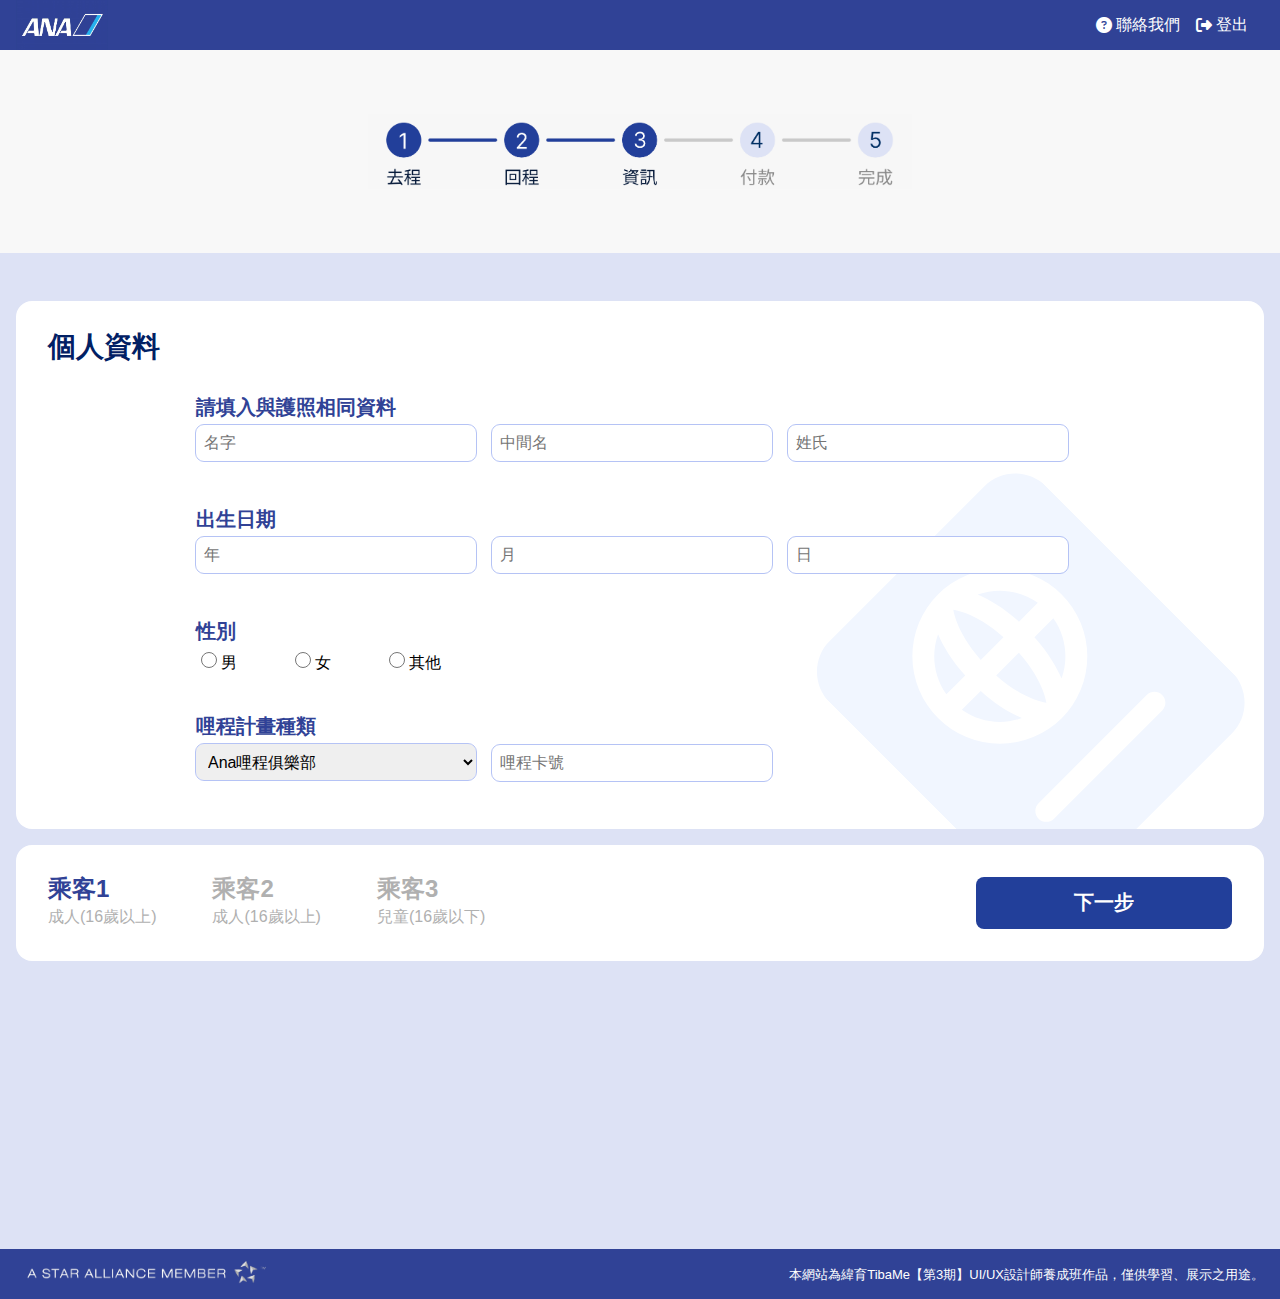
<file: Passenger.html>
<!DOCTYPE html>
<html lang="cn">
<head>
    <meta charset="UTF-8">
    <meta name="viewport" content="width=device-width, initial-scale=1.0">
    <link rel="stylesheet" href='./Codes/Passenger.css'>
    <link rel="stylesheet" href='./Codes/Passenger_rwd.css'>
    <link rel="stylesheet" href="https://cdnjs.cloudflare.com/ajax/libs/font-awesome/6.5.2/css/all.min.css">
    <title>Document</title>
</head>
<body>
    <!-- Header----------------------------------- -->
    <header>
        <div class="headerWrapper">
            <a href="index.html">
                <img src="./img/ana-logo.png" alt="">
            </a>
            <h4>乘客資訊</h4>
            <div class='user'>
                <a href="" class="help">
                    <i class="fa-solid fa-circle-question"></i>
                    <p>聯絡我們</p>
                </a>

                <a href="" class="logOut">
                    <i class="fa-solid fa-right-from-bracket"></i>
                    <p>登出</p>
                </a>
            </div>
        </div>
    </header>



<!-- main----------------------------------------- -->
    <div class="steps">
        <img src="img/step3.png" alt="">
    </div>
    <div class="main">
        <div class="mainWrapper">
            <div class="block1">
                <h2>個人資料</h2>
                <ul class="sheetWrapper">
                    <li class="name">
                        <h4>請填入與護照相同資料</h4>
                        <div class="inputWrapper">
                            <input type="text" id="given1" placeholder="名字">
                            <input type="text" id="middle1" placeholder="中間名">
                            <input type="text" id="family1" placeholder="姓氏">
                        </div>
                    </li>
                    
                    <li class="birth">
                        <h4>出生日期</h4>
                        <div class="inputWrapper">
                            <input type="text" id="yearSelector" name="yearSelector" list="yearOptions" placeholder="年">

                            <input type="text" id="monthSelector" name="monthSelector" list="monthOptions" placeholder="月">

                            <input type="text" id="daySelector" name="daySelector" list="dayOptions" placeholder="日">
                            
                            <datalist id="dayOptions">

                            </datalist>
                            <datalist id="monthOptions">

                            </datalist>
                            <datalist id="yearOptions">

                            </datalist>
                        </div>
                    </li>

                    <li class="gender">
                        <h4>性別</h4>
                        <input type="radio" id="male" name="gender" value="male">
                        <label for="male">男</label>
                
                        <input type="radio" id="female" name="gender" value="female">
                        <label for="female">女</label>
                
                        <input type="radio" id="other" name="gender" value="other">
                        <label for="other">其他</label>
                    </li>

                    <li class="member">
                        <h4>哩程計畫種類</h4>
                        <select id="mileageClub" name="mileageClub" placeholder="Ana哩程俱樂部">
                            <option value="Ana">Ana哩程俱樂部</option>
                            <option value="AP">AeroPlan</option>
                            <option value="starPoint">星點獎勵計畫</option>
                            <option value="AC">Asiana Club</option>
                            <option value="CM">ConnectMiles</option>
                        </select>
                        <input type="text" id="memberNo" placeholder="哩程卡號">
                    </li>
                </ul>
            </div>

            <div class="block2">
                <div class="passengers">
                    <div class="passenger1">
                        <h3>乘客1</h3>
                        <h5>成人(16歲以上)</h5>
                    </div>

                    <div class="passenger2">
                        <h3>乘客2</h3>
                        <h5>成人(16歲以上)</h5>
                    </div>

                    <div class="passenger3">
                        <h3>乘客3</h3>
                        <h5>兒童(16歲以下)</h5>
                    </div>
                </div>
                <a href=""><button><h4>下一步</h4></button></a>
            </div>
        </div>
    </div>

    <!-- 出生年選擇--------------------------------------- -->
    <script>
        const dayOptions = document.getElementById('dayOptions');
        for (let day = 1; day <= 31; day++) { //生成日選單
            const option = document.createElement('option');
            option.value = day;
            dayOptions.appendChild(option);
        }

        const months = [
            "January", "February", "March", "April", "May", "June",
            "July", "August", "September", "October", "November", "December"
        ];
        const monthOptions = document.getElementById('monthOptions');
        months.forEach(month => {
            const option = document.createElement('option');
            option.value = month;
            monthOptions.appendChild(option);
        });

        const currentYear = 2014; //預設
        const startYear = 1900; // 起始年
        const endYear = currentYear + 10; // 上限年
        const yearOptions = document.getElementById('yearOptions');

        for (let year = startYear; year <= endYear; year++) {
            const option = document.createElement('option');
            option.value = year;
            yearOptions.appendChild(option);
        }
    </script>


    <!-- footer-------------------------------------- -->
    <footer>
        <div class="footerWrapper">
            <a href=""><img src="img/star_alli.png" alt=""></a>
            <h6>本網站為緯育TibaMe【第3期】UI/UX設計師養成班作品，僅供學習、展示之用途。</h6>
        </div>
    </footer>

    <script src="./Codes/Depart.js"></script>
    <script src="./Codes/jquery-3.3.1.min.js"></script>





</body>
</html>
</file>
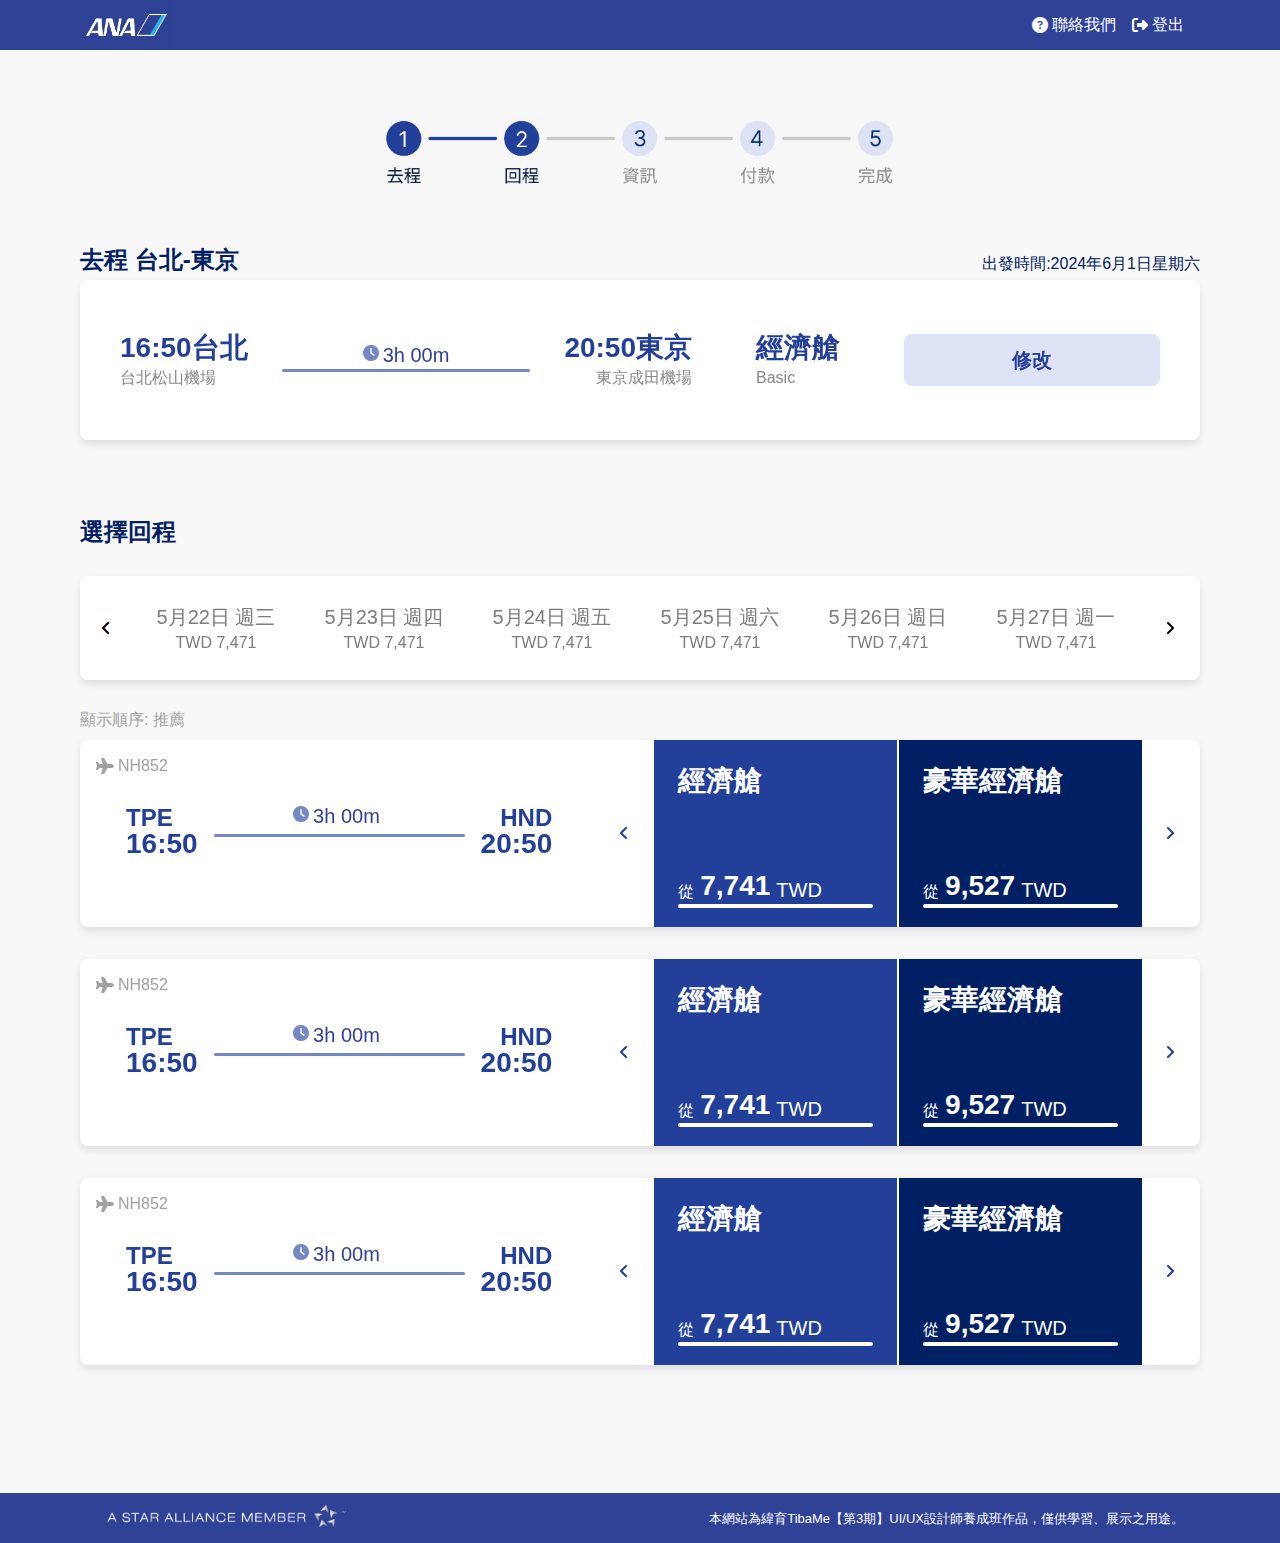
<file: Return.html>
<!DOCTYPE html>
<html lang="cn">
<head>
    <meta charset="UTF-8">
    <meta name="viewport" content="width=device-width, initial-scale=1.0">
    <link rel="stylesheet" href='./Codes/Return.css'>
    <link rel="stylesheet" href='./Codes/Return_rwd.css'>
    <link rel="stylesheet" href="https://cdnjs.cloudflare.com/ajax/libs/font-awesome/6.5.2/css/all.min.css">
    <title>Document</title>
</head>
<body>
    <!-- Header----------------------------------- -->
    <header>
        <div class="headerWrapper">
            <a href="index.html">
                <img src="./img/ana-logo.png" alt="">
            </a>
            <h4>選擇回程</h4>
            <div class='user'>
                <a href="" class="help">
                    <i class="fa-solid fa-circle-question"></i>
                    <p>聯絡我們</p>
                </a>

                <a href="" class="logOut">
                    <i class="fa-solid fa-right-from-bracket"></i>
                    <p>登出</p>
                </a>
            </div>
        </div>
    </header>



<!-- main----------------------------------------- -->
    <div class="mainWrapper">
        <div class="steps">
            <img src="img/step2.png" alt="">
        </div>

        <!-- 去程卡片 -->
        <div class="depart" id="departCard">
            <div class="departWrapper">
                <div class="title">
                    <h3>去程 <span>台北-東京</span></h3>
                    <h5>出發時間:2024年6月1日星期六</h5>
                </div>
                <div class="card">
                    <div class="left">
                        <div class="start">
                            <div class="startTime">
                                <h2>16:50</h2>
                                <h2>台北</h2>
                            </div>
                            <h5>台北松山機場</h5>
                        </div>
                        <div class="trip">
                            <div class="time">
                                <i class="fa-solid fa-clock"></i>
                                <h4>3h 00m</h4>
                            </div>
                            <div class="line"></div>
                        </div>
    
                        <div class="arrive">
                            <div class="arriveTime">
                                <h2>20:50 </h2>
                                <h2>東京</h2>
                            </div>
                            <h5>東京成田機場</h5>
                        </div>
                    </div>
                    <div class="middle">
                        <h2>經濟艙</h2>
                        <h5>Basic</h5>
                    </div>
                    <div class="right">
                        <button>
                           <a href="index.html"><h4>修改</h4></a>
                        </button>
                    </div>
                    <div class="departBg"></div>
                </div>
            </div>
        </div>

        <!-- 完整航班細節popup -------------------------->
        <div class="fullDetail" id="departDetail">
            <div class="fullDetailWrapper">
                <i class="fa-solid fa-circle-xmark close-icon"></i>
                <section class="fullDetailLeft">
                    <h2>航班資訊</h2>
                    <div class="title">
                        <h3>台北</h3>
                        <h5>出發時間: 2024年6月1日星期六</h5>
                    </div>
                    <div class="stops">
                        <div class="flightNo">
                            <h5>全日本航空 <img src="img/AnaTail.png" alt=""></h5>
                            <h5>波音 787-8</h5>
                        </div>
                        <h5>NH9527</h5>
                        

                        <div class="content">
                            <div class="start">
                                <div class="startTime">
                                    <h2>16:50</h2>
                                    <h2>台北</h2>
                                </div>
                                <h5>台北松山機場</h5>
                            </div>
                            <div class="trip">
                                <div class="time">
                                    <i class="fa-solid fa-clock"></i>
                                    <h4>3h 00m</h4>
                                </div>
                                <div class="line"></div>
                            </div>

                            <div class="arrive">
                                <div class="arriveTime">
                                    <h2>20:50 </h2>
                                    <h2>東京</h2>
                                </div>
                                <h5>東京成田機場</h5>
                            </div>
                        </div>
                    </div>
                </section>

                <div class="divider"></div>

                <section class="fullDetailRight">
                    <h2>經濟艙 <span>Basic</span></h2>
                    <div class="list">
                        <ul>
                            <li class="compItem">
                                <div class="item">
                                    <i class="fa-solid fa-suitcase-rolling"></i>
                                    <h6>免費行李</h6>
                                </div>
                                <p>2件 / 23公斤 (50磅) </p>
                            </li>
                                    
                            <li class="compItem">
                                <div class="item">
                                    <i class="fa-solid fa-right-left"></i>
                                    <h6>更改</h6>
                                </div>
                                <p>可以 (有手續費)</p>
                            </li>
                                        
                            <li class="compItem">
                                <div class="item">
                                    <i class="fa-solid fa-plane-circle-xmark"></i>
                                    <h6>退票</h6>
                                </div>
                                <p>不可以</p>
                            </li>
                                        
                            <li class="compItem">
                                <div class="item">
                                    <svg xmlns="http://www.w3.org/2000/svg" width="1em" height="1em" viewBox="0 0 256 256"><path fill="currentColor" d="M224 232a8 8 0 0 1-8 8H112a8 8 0 0 1 0-16h104a8 8 0 0 1 8 8m-16-88h-64.22L112 80l14.19-26.32a1.5 1.5 0 0 0 .11-.22A16 16 0 0 0 119.15 32l-.47-.22L85 17.57a16 16 0 0 0-21.2 7.27l-22.12 44a16.1 16.1 0 0 0 0 14.32l58.11 116a15.93 15.93 0 0 0 14.32 8.84H208a16 16 0 0 0 16-16v-32a16 16 0 0 0-16-16"/></svg>
                                    <h6>預選座位</h6>
                                </div>
                                <p>可以</p> 
                            </li>
                            
                            <li class="compItem">
                                <div class="item">
                                    <i class="fa-solid fa-crown"></i>
                                    <h6>貴賓室</h6>
                                </div>
                                <p>無法使用</p>                                      
                            </li>
                                        
                            <li class="compItem">
                                <div class="item">
                                    <i class="fa-solid fa-circle-up"></i>
                                    <h6>升艙等</h6>
                                </div>
                                <ul>
                                    <li class="upgrade">
                                        <p>豪華經濟艙:</p>
                                        <p>無</p>
                                    </li>
                                    <li class="upgrade">
                                        <p>商務艙:</p>
                                        <p>無</p>
                                    </li>
                                </ul>
                            </li>
                        </ul>
                        <div class="bg-image"></div>
                    </div>
                </section>
            </div>
        </div>
        <!-- 選天--------------------------------- -->
        <h3 class = 'title'>選擇回程</h3>
        <div class="daySel">
            <button class="dayLeft">
                <i class="fa-solid fa-angle-left"></i>
            </button>
            <ul class="dayWrapper">
                <li>
                    <h4>5月22日 週三</h4>
                    <h5>TWD 7,471</h5>
                </li>
                <li>
                    <h4>5月23日 週四</h4>
                    <h5>TWD 7,471</h5>
                </li>
                <li>
                    <h4>5月24日 週五</h4>
                    <h5>TWD 7,471</h5>
                </li>
                <li>
                    <h4>5月25日 週六</h4>
                    <h5>TWD 7,471</h5>
                </li>
                <li>
                    <h4>5月26日 週日</h4>
                    <h5>TWD 7,471</h5>
                </li>
                <li>
                    <h4>5月27日 週一</h4>
                    <h5>TWD 7,471</h5>
                </li>
                <li>
                    <h4>5月28日 週二</h4>
                    <h5>TWD 7,471</h5>
                </li>
                <li>
                    <h4>5月29日 週三</h4>
                    <h5>TWD 7,471</h5>
                </li>
                <li>
                    <h4>5月30日 週四</h4>
                    <h5>TWD 8,571</h5>
                </li>
                <li>
                    <h4>5月31日 週五</h4>
                    <h5>TWD 7,471</h5>
                </li>
                <li class="selected">
                    <h4>6月1日 週六</h4>
                    <h5>TWD 7,471</h5>
                </li>
                <li>
                    <h4>6月2日 週日</h4>
                    <h5>TWD 7,471</h5>
                </li>
                <li>
                    <h4>6月3日 週一</h4>
                    <h5>TWD 7,471</h5>
                </li>
                <li>
                    <h4>6月4日 週二</h4>
                    <h5>TWD 7,471</h5>
                </li>
                <li>
                    <h4>6月5日 週三</h4>
                    <h5>TWD 7,471</h5>
                </li>
                <li>
                    <h4>6月6日 週四</h4>
                    <h5>TWD 7,471</h5>
                </li>
                <li>
                    <h4>6月7日 週五</h4>
                    <h5>TWD 7,471</h5>
                </li>
                <li>
                    <h4>6月8日 週六</h4>
                    <h5>TWD 7,471</h5>
                </li>
                <li>
                    <h4>6月9日 週日</h4>
                    <h5>TWD 7,471</h5>
                </li>
                <li>
                    <h4>6月10日 週一</h4>
                    <h5>TWD 7,471</h5>
                </li>
                <li>
                    <h4>6月11日 週二</h4>
                    <h5>TWD 7,471</h5>
                </li>
            </ul>
            <button class="dayRight">
                <i class="fa-solid fa-angle-right"></i>
            </button>
        </div>
        <!-- 手機版艙等頁籤----------------------- -->
        <div class="classMobile">
            <div class="tab">
                <div class="tab-item active" id="tab1">
                    <h4>經濟艙</h4>
                    <p>TWD <span>7,471</span> 起</p>
                </div>
                <div class="tab-item" id="tab2">
                    <h4>豪華經濟艙</h4>
                    <p>TWD <span>9,527</span> 起</p>
                </div>
            </div>
        </div>
        
        <!-- 航班 卡片---------------------------- -->
        <h5 class="filter">顯示順序: 推薦</h5>
        <ul class="tickets">
            <!-- 卡1------------------------------ -->
            <li class="ticket1">
                <div class="card">
                    <div class="infoWrapper">
                        <div class="flightNo">
                            <i class="fa-solid fa-plane"></i>
                            <h5>NH852</h5>
                        </div>
                        <div class="info">
                            <div class="info1">
                                <h3>TPE</h3>
                                <div class="time">
                                    <i class="fa-solid fa-clock"></i>
                                    <h4>3h 00m</h4>
                                </div>
                                <h3>HND</h3>
                            </div>
                            <div class="info2">
                                <h2>16:50</h2>
                                <div class="line"></div>
                                <h2>20:50</h2>
                            </div>
                        </div>
                    </div>

                    <button class="scrollLeft" id="t1Left">
                        <i class="fa-solid fa-angle-left"></i>
                    </button>

                    <ul class="class">
                        <div class="classSel">
                            <li class="econ" id="t1E">
                                <div class="classWrapper">
                                    <h2>經濟艙</h2>
                                    <div class="priceFrom">
                                        <h5>從</h5>
                                        <div class="price">
                                            <h2>7,741</h2>
                                            <h4>TWD</h4>
                                        </div>
                                    </div>
                                    <div class="priceLine"></div>
                                </div>                        
                            </li>
                            <li class="econPrem" id="t1P">
                                <div class="classWrapper">
                                    <h2>豪華經濟艙</h2>
                                    <div class="priceFrom">
                                        <h5>從</h5>
                                        <div class="price">
                                            <h2>9,527</h2>
                                            <h4>TWD</h4>
                                        </div>
                                    </div>
                                    <div class="priceLine"></div>
                                </div>    
                            </li>
                            <li class="busi" id="t1B">
                                <div class="classWrapper">
                                    <h2>商務艙</h2>
                                    <div class="priceFrom">
                                        <h5>從</h5>
                                        <div class="price">
                                            <h2>15,470</h2>
                                            <h4>TWD</h4>
                                        </div>
                                    </div>
                                    <div class="priceLine"></div>
                                </div>
                            </li>
                            <li class="first" id="t1F">
                                <div class="classWrapper">
                                    <h2>頭等艙</h2>
                                    <div class="priceFrom">
                                        <h5>從</h5>
                                        <div class="price">
                                            <h2>20,470</h2>
                                            <h4>TWD</h4>
                                        </div>
                                    </div>
                                    <div class="priceLine"></div>
                                </div>
                            </li>
                        </div>
                    </ul>

                    <button class="scrollRight" id='t1Right'>
                        <i class="fa-solid fa-angle-right"></i>
                    </button>
                </div>
                <!-- 票等細節 下拉視窗 ------------------------------>
                <div style='display: none;' class="levelWrapper" id="t1EList">
                    <div class="colorBar" id="blue" ></div>
                    <ul class="levels">
                        <li class="level1"><a href="confirm.html">
                            <div class="top">
                                <h5>Super Value</h5>
                                <div class="levelPrice">
                                    <h2>7,471</h2>
                                    <h5>TWD</h5>
                                </div>
                            </div>
                            <div class="compare">
                                <div class="contentWrapper">
                                    <div class="compItem">
                                        <i class="fa-solid fa-suitcase-rolling"></i>
                                        <h6>免費行李</h6>
                                    </div>
                                    <p>2件 / 23公斤 (50磅) </p>
                                    <div class="compItem">
                                        <i class="fa-solid fa-right-left"></i>
                                        <h6>更改</h6>
                                    </div>
                                    <p>可以 (有手續費)</p>
                                    <div class="compItem">
                                        <i class="fa-solid fa-plane-circle-xmark"></i>
                                        <h6>退票</h6>
                                    </div>
                                    <p>不可以</p>
                                    <div class="compItem">
                                        <svg xmlns="http://www.w3.org/2000/svg" width="1em" height="1em" viewBox="0 0 256 256"><path fill="currentColor" d="M224 232a8 8 0 0 1-8 8H112a8 8 0 0 1 0-16h104a8 8 0 0 1 8 8m-16-88h-64.22L112 80l14.19-26.32a1.5 1.5 0 0 0 .11-.22A16 16 0 0 0 119.15 32l-.47-.22L85 17.57a16 16 0 0 0-21.2 7.27l-22.12 44a16.1 16.1 0 0 0 0 14.32l58.11 116a15.93 15.93 0 0 0 14.32 8.84H208a16 16 0 0 0 16-16v-32a16 16 0 0 0-16-16"/></svg>
                                        <h6>預選座位</h6>
                                    </div>
                                    <p>可以</p>
                                    <div class="compItem">
                                        <i class="fa-solid fa-crown"></i>
                                        <h6>貴賓室</h6>
                                    </div>
                                    <p>無法使用</p>
                                    <div class="compItem">
                                        <i class="fa-solid fa-circle-up"></i>
                                        <h6>升艙等</h6>
                                    </div>
                                    <div class="upgrade">
                                        <p>豪華經濟艙:</p>
                                        <p>無</p>
                                    </div>
                                    <div class="upgrade">
                                        <p>商務艙:</p>
                                        <p>無</p>
                                    </div>
                                </div>   
                            </div>
                            <div class="bg-image"></div>
                        </a></li>
                        <li class="level2">
                            <div class="top">
                                <h5>Super Value</h5>
                                <div class="levelPrice">
                                    <h2>7,471</h2>
                                    <h5>TWD</h5>
                                </div>
                            </div>
                            <div class="compare">
                                <div class="contentWrapper">
                                    <div class="compItem">
                                        <i class="fa-solid fa-suitcase-rolling"></i>
                                        <h6>免費行李</h6>
                                    </div>
                                    <p>2件 / 23公斤 (50磅) </p>
                                    <div class="compItem">
                                        <i class="fa-solid fa-right-left"></i>
                                        <h6>更改</h6>
                                    </div>
                                    <p>可以 (有手續費)</p>
                                    <div class="compItem">
                                        <i class="fa-solid fa-plane-circle-xmark"></i>
                                        <h6>退票</h6>
                                    </div>
                                    <p>不可以</p>
                                    <div class="compItem">
                                        <svg xmlns="http://www.w3.org/2000/svg" width="1em" height="1em" viewBox="0 0 256 256"><path fill="currentColor" d="M224 232a8 8 0 0 1-8 8H112a8 8 0 0 1 0-16h104a8 8 0 0 1 8 8m-16-88h-64.22L112 80l14.19-26.32a1.5 1.5 0 0 0 .11-.22A16 16 0 0 0 119.15 32l-.47-.22L85 17.57a16 16 0 0 0-21.2 7.27l-22.12 44a16.1 16.1 0 0 0 0 14.32l58.11 116a15.93 15.93 0 0 0 14.32 8.84H208a16 16 0 0 0 16-16v-32a16 16 0 0 0-16-16"/></svg>
                                        <h6>預選座位</h6>
                                    </div>
                                    <p>可以</p>
                                    <div class="compItem">
                                        <i class="fa-solid fa-crown"></i>
                                        <h6>貴賓室</h6>
                                    </div>
                                    <p>無法使用</p>
                                    <div class="compItem">
                                        <i class="fa-solid fa-circle-up"></i>
                                        <h6>升艙等</h6>
                                    </div>
                                    <div class="upgrade">
                                        <p>豪華經濟艙:</p>
                                        <p>無</p>
                                    </div>
                                    <div class="upgrade">
                                        <p>商務艙:</p>
                                        <p>無</p>
                                    </div>
                                </div>
                            </div>
                            <div class="bg-image"></div>
                        </li>
                        <li class="level3">
                            <div class="top">
                                <h5>Super Value</h5>
                                <div class="levelPrice">
                                    <h2>7,471</h2>
                                    <h5>TWD</h5>
                                </div>
                            </div>
                            <div class="compare">
                                <div class="contentWrapper">
                                    <div class="compItem">
                                        <i class="fa-solid fa-suitcase-rolling"></i>
                                        <h6>免費行李</h6>
                                    </div>
                                    <p>2件 / 23公斤 (50磅) </p>
                                    <div class="compItem">
                                        <i class="fa-solid fa-right-left"></i>
                                        <h6>更改</h6>
                                    </div>
                                    <p>可以 (有手續費)</p>
                                    <div class="compItem">
                                        <i class="fa-solid fa-plane-circle-xmark"></i>
                                        <h6>退票</h6>
                                    </div>
                                    <p>不可以</p>
                                    <div class="compItem">
                                        <svg xmlns="http://www.w3.org/2000/svg" width="1em" height="1em" viewBox="0 0 256 256"><path fill="currentColor" d="M224 232a8 8 0 0 1-8 8H112a8 8 0 0 1 0-16h104a8 8 0 0 1 8 8m-16-88h-64.22L112 80l14.19-26.32a1.5 1.5 0 0 0 .11-.22A16 16 0 0 0 119.15 32l-.47-.22L85 17.57a16 16 0 0 0-21.2 7.27l-22.12 44a16.1 16.1 0 0 0 0 14.32l58.11 116a15.93 15.93 0 0 0 14.32 8.84H208a16 16 0 0 0 16-16v-32a16 16 0 0 0-16-16"/></svg>
                                        <h6>預選座位</h6>
                                    </div>
                                    <p>可以</p>
                                    <div class="compItem">
                                        <i class="fa-solid fa-crown"></i>
                                        <h6>貴賓室</h6>
                                    </div>
                                    <p>無法使用</p>
                                    <div class="compItem">
                                        <i class="fa-solid fa-circle-up"></i>
                                        <h6>升艙等</h6>
                                    </div>
                                    <div class="upgrade">
                                        <p>豪華經濟艙:</p>
                                        <p>無</p>
                                    </div>
                                    <div class="upgrade">
                                        <p>商務艙:</p>
                                        <p>無</p>
                                    </div>
                                </div>
                            </div>
                            <div class="bg-image"></div>
                        </li>
                        <li class="level4 level4E">
                            <div class="top">
                                <h5>豪華經濟艙</h5>
                                <div class="price">
                                    <h3>享有更多空間</h3>
                                </div>
                            </div>
                            <div class="compare"></div>
                        </li>
                    </ul>
                </div>
                <div style='display: none;' class="levelWrapper" id="t1PList">
                    <div class="colorBar" id="darkBar" ></div>
                    <ul class="levels">
                        <li class="level1">
                            <div class="top">
                                <h5>Super Value</h5>
                                <div class="levelPrice">
                                    <h2>7,471</h2>
                                    <h5>TWD</h5>
                                </div>
                            </div>
                            <div class="compare">
                                <div class="contentWrapper">
                                    <div class="compItem">
                                        <i class="fa-solid fa-suitcase-rolling"></i>
                                        <h6>免費行李</h6>
                                    </div>
                                    <p>2件 / 23公斤 (50磅) </p>
                                    <div class="compItem">
                                        <i class="fa-solid fa-right-left"></i>
                                        <h6>更改</h6>
                                    </div>
                                    <p>可以 (有手續費)</p>
                                    <div class="compItem">
                                        <i class="fa-solid fa-plane-circle-xmark"></i>
                                        <h6>退票</h6>
                                    </div>
                                    <p>不可以</p>
                                    <div class="compItem">
                                        <svg xmlns="http://www.w3.org/2000/svg" width="1em" height="1em" viewBox="0 0 256 256"><path fill="currentColor" d="M224 232a8 8 0 0 1-8 8H112a8 8 0 0 1 0-16h104a8 8 0 0 1 8 8m-16-88h-64.22L112 80l14.19-26.32a1.5 1.5 0 0 0 .11-.22A16 16 0 0 0 119.15 32l-.47-.22L85 17.57a16 16 0 0 0-21.2 7.27l-22.12 44a16.1 16.1 0 0 0 0 14.32l58.11 116a15.93 15.93 0 0 0 14.32 8.84H208a16 16 0 0 0 16-16v-32a16 16 0 0 0-16-16"/></svg>
                                        <h6>預選座位</h6>
                                    </div>
                                    <p>可以</p>
                                    <div class="compItem">
                                        <i class="fa-solid fa-crown"></i>
                                        <h6>貴賓室</h6>
                                    </div>
                                    <p>無法使用</p>
                                    <div class="compItem">
                                        <i class="fa-solid fa-circle-up"></i>
                                        <h6>升艙等</h6>
                                    </div>
                                    <div class="upgrade">
                                        <p>豪華經濟艙:</p>
                                        <p>無</p>
                                    </div>
                                    <div class="upgrade">
                                        <p>商務艙:</p>
                                        <p>無</p>
                                    </div>
                                </div>   
                            </div>
                            <div class="bg-image"></div>
                        </li>
                        <li class="level2">
                            <div class="top">
                                <h5>Super Value</h5>
                                <div class="levelPrice">
                                    <h2>7,471</h2>
                                    <h5>TWD</h5>
                                </div>
                            </div>
                            <div class="compare">
                                <div class="contentWrapper">
                                    <div class="compItem">
                                        <i class="fa-solid fa-suitcase-rolling"></i>
                                        <h6>免費行李</h6>
                                    </div>
                                    <p>2件 / 23公斤 (50磅) </p>
                                    <div class="compItem">
                                        <i class="fa-solid fa-right-left"></i>
                                        <h6>更改</h6>
                                    </div>
                                    <p>可以 (有手續費)</p>
                                    <div class="compItem">
                                        <i class="fa-solid fa-plane-circle-xmark"></i>
                                        <h6>退票</h6>
                                    </div>
                                    <p>不可以</p>
                                    <div class="compItem">
                                        <svg xmlns="http://www.w3.org/2000/svg" width="1em" height="1em" viewBox="0 0 256 256"><path fill="currentColor" d="M224 232a8 8 0 0 1-8 8H112a8 8 0 0 1 0-16h104a8 8 0 0 1 8 8m-16-88h-64.22L112 80l14.19-26.32a1.5 1.5 0 0 0 .11-.22A16 16 0 0 0 119.15 32l-.47-.22L85 17.57a16 16 0 0 0-21.2 7.27l-22.12 44a16.1 16.1 0 0 0 0 14.32l58.11 116a15.93 15.93 0 0 0 14.32 8.84H208a16 16 0 0 0 16-16v-32a16 16 0 0 0-16-16"/></svg>
                                        <h6>預選座位</h6>
                                    </div>
                                    <p>可以</p>
                                    <div class="compItem">
                                        <i class="fa-solid fa-crown"></i>
                                        <h6>貴賓室</h6>
                                    </div>
                                    <p>無法使用</p>
                                    <div class="compItem">
                                        <i class="fa-solid fa-circle-up"></i>
                                        <h6>升艙等</h6>
                                    </div>
                                    <div class="upgrade">
                                        <p>豪華經濟艙:</p>
                                        <p>無</p>
                                    </div>
                                    <div class="upgrade">
                                        <p>商務艙:</p>
                                        <p>無</p>
                                    </div>
                                </div>
                            </div>
                            <div class="bg-image"></div>
                        </li>
                        <li class="level3">
                            <div class="top">
                                <h5>Super Value</h5>
                                <div class="levelPrice">
                                    <h2>7,471</h2>
                                    <h5>TWD</h5>
                                </div>
                            </div>
                            <div class="compare">
                                <div class="contentWrapper">
                                    <div class="compItem">
                                        <i class="fa-solid fa-suitcase-rolling"></i>
                                        <h6>免費行李</h6>
                                    </div>
                                    <p>2件 / 23公斤 (50磅) </p>
                                    <div class="compItem">
                                        <i class="fa-solid fa-right-left"></i>
                                        <h6>更改</h6>
                                    </div>
                                    <p>可以 (有手續費)</p>
                                    <div class="compItem">
                                        <i class="fa-solid fa-plane-circle-xmark"></i>
                                        <h6>退票</h6>
                                    </div>
                                    <p>不可以</p>
                                    <div class="compItem">
                                        <svg xmlns="http://www.w3.org/2000/svg" width="1em" height="1em" viewBox="0 0 256 256"><path fill="currentColor" d="M224 232a8 8 0 0 1-8 8H112a8 8 0 0 1 0-16h104a8 8 0 0 1 8 8m-16-88h-64.22L112 80l14.19-26.32a1.5 1.5 0 0 0 .11-.22A16 16 0 0 0 119.15 32l-.47-.22L85 17.57a16 16 0 0 0-21.2 7.27l-22.12 44a16.1 16.1 0 0 0 0 14.32l58.11 116a15.93 15.93 0 0 0 14.32 8.84H208a16 16 0 0 0 16-16v-32a16 16 0 0 0-16-16"/></svg>
                                        <h6>預選座位</h6>
                                    </div>
                                    <p>可以</p>
                                    <div class="compItem">
                                        <i class="fa-solid fa-crown"></i>
                                        <h6>貴賓室</h6>
                                    </div>
                                    <p>無法使用</p>
                                    <div class="compItem">
                                        <i class="fa-solid fa-circle-up"></i>
                                        <h6>升艙等</h6>
                                    </div>
                                    <div class="upgrade">
                                        <p>豪華經濟艙:</p>
                                        <p>無</p>
                                    </div>
                                    <div class="upgrade">
                                        <p>商務艙:</p>
                                        <p>無</p>
                                    </div>
                                </div>
                            </div>
                            <div class="bg-image"></div>
                        </li>
                        <li class="level4 level4EP">
                            <div class="top">
                                <h5>商務艙</h5>
                                <div class="price">
                                    <h3>享有更多空間</h3>
                                </div>
                            </div>
                            <div class="compare"></div>
                        </li>
                    </ul>
                </div>
                <div style='display: none;' class="levelWrapper" id="t1BList">
                    <div class="colorBar" id="redBar" ></div>
                    <ul class="levels">
                        <li class="level1">
                            <div class="top">
                                <h5>Super Value</h5>
                                <div class="levelPrice">
                                    <h2>7,471</h2>
                                    <h5>TWD</h5>
                                </div>
                            </div>
                            <div class="compare">
                                <div class="contentWrapper">
                                    <div class="compItem">
                                        <i class="fa-solid fa-suitcase-rolling"></i>
                                        <h6>免費行李</h6>
                                    </div>
                                    <p>2件 / 23公斤 (50磅) </p>
                                    <div class="compItem">
                                        <i class="fa-solid fa-right-left"></i>
                                        <h6>更改</h6>
                                    </div>
                                    <p>可以 (有手續費)</p>
                                    <div class="compItem">
                                        <i class="fa-solid fa-plane-circle-xmark"></i>
                                        <h6>退票</h6>
                                    </div>
                                    <p>不可以</p>
                                    <div class="compItem">
                                        <svg xmlns="http://www.w3.org/2000/svg" width="1em" height="1em" viewBox="0 0 256 256"><path fill="currentColor" d="M224 232a8 8 0 0 1-8 8H112a8 8 0 0 1 0-16h104a8 8 0 0 1 8 8m-16-88h-64.22L112 80l14.19-26.32a1.5 1.5 0 0 0 .11-.22A16 16 0 0 0 119.15 32l-.47-.22L85 17.57a16 16 0 0 0-21.2 7.27l-22.12 44a16.1 16.1 0 0 0 0 14.32l58.11 116a15.93 15.93 0 0 0 14.32 8.84H208a16 16 0 0 0 16-16v-32a16 16 0 0 0-16-16"/></svg>
                                        <h6>預選座位</h6>
                                    </div>
                                    <p>可以</p>
                                    <div class="compItem">
                                        <i class="fa-solid fa-crown"></i>
                                        <h6>貴賓室</h6>
                                    </div>
                                    <p>無法使用</p>
                                    <div class="compItem">
                                        <i class="fa-solid fa-circle-up"></i>
                                        <h6>升艙等</h6>
                                    </div>
                                    <div class="upgrade">
                                        <p>豪華經濟艙:</p>
                                        <p>無</p>
                                    </div>
                                    <div class="upgrade">
                                        <p>商務艙:</p>
                                        <p>無</p>
                                    </div>
                                </div>   
                            </div>
                            <div class="bg-image"></div>
                        </li>
                        <li class="level2">
                            <div class="top">
                                <h5>Super Value</h5>
                                <div class="levelPrice">
                                    <h2>7,471</h2>
                                    <h5>TWD</h5>
                                </div>
                            </div>
                            <div class="compare">
                                <div class="contentWrapper">
                                    <div class="compItem">
                                        <i class="fa-solid fa-suitcase-rolling"></i>
                                        <h6>免費行李</h6>
                                    </div>
                                    <p>2件 / 23公斤 (50磅) </p>
                                    <div class="compItem">
                                        <i class="fa-solid fa-right-left"></i>
                                        <h6>更改</h6>
                                    </div>
                                    <p>可以 (有手續費)</p>
                                    <div class="compItem">
                                        <i class="fa-solid fa-plane-circle-xmark"></i>
                                        <h6>退票</h6>
                                    </div>
                                    <p>不可以</p>
                                    <div class="compItem">
                                        <svg xmlns="http://www.w3.org/2000/svg" width="1em" height="1em" viewBox="0 0 256 256"><path fill="currentColor" d="M224 232a8 8 0 0 1-8 8H112a8 8 0 0 1 0-16h104a8 8 0 0 1 8 8m-16-88h-64.22L112 80l14.19-26.32a1.5 1.5 0 0 0 .11-.22A16 16 0 0 0 119.15 32l-.47-.22L85 17.57a16 16 0 0 0-21.2 7.27l-22.12 44a16.1 16.1 0 0 0 0 14.32l58.11 116a15.93 15.93 0 0 0 14.32 8.84H208a16 16 0 0 0 16-16v-32a16 16 0 0 0-16-16"/></svg>
                                        <h6>預選座位</h6>
                                    </div>
                                    <p>可以</p>
                                    <div class="compItem">
                                        <i class="fa-solid fa-crown"></i>
                                        <h6>貴賓室</h6>
                                    </div>
                                    <p>無法使用</p>
                                    <div class="compItem">
                                        <i class="fa-solid fa-circle-up"></i>
                                        <h6>升艙等</h6>
                                    </div>
                                    <div class="upgrade">
                                        <p>豪華經濟艙:</p>
                                        <p>無</p>
                                    </div>
                                    <div class="upgrade">
                                        <p>商務艙:</p>
                                        <p>無</p>
                                    </div>
                                </div>
                            </div>
                            <div class="bg-image"></div>
                        </li>
                        <li class="level3">
                            <div class="top">
                                <h5>Super Value</h5>
                                <div class="levelPrice">
                                    <h2>7,471</h2>
                                    <h5>TWD</h5>
                                </div>
                            </div>
                            <div class="compare">
                                <div class="contentWrapper">
                                    <div class="compItem">
                                        <i class="fa-solid fa-suitcase-rolling"></i>
                                        <h6>免費行李</h6>
                                    </div>
                                    <p>2件 / 23公斤 (50磅) </p>
                                    <div class="compItem">
                                        <i class="fa-solid fa-right-left"></i>
                                        <h6>更改</h6>
                                    </div>
                                    <p>可以 (有手續費)</p>
                                    <div class="compItem">
                                        <i class="fa-solid fa-plane-circle-xmark"></i>
                                        <h6>退票</h6>
                                    </div>
                                    <p>不可以</p>
                                    <div class="compItem">
                                        <svg xmlns="http://www.w3.org/2000/svg" width="1em" height="1em" viewBox="0 0 256 256"><path fill="currentColor" d="M224 232a8 8 0 0 1-8 8H112a8 8 0 0 1 0-16h104a8 8 0 0 1 8 8m-16-88h-64.22L112 80l14.19-26.32a1.5 1.5 0 0 0 .11-.22A16 16 0 0 0 119.15 32l-.47-.22L85 17.57a16 16 0 0 0-21.2 7.27l-22.12 44a16.1 16.1 0 0 0 0 14.32l58.11 116a15.93 15.93 0 0 0 14.32 8.84H208a16 16 0 0 0 16-16v-32a16 16 0 0 0-16-16"/></svg>
                                        <h6>預選座位</h6>
                                    </div>
                                    <p>可以</p>
                                    <div class="compItem">
                                        <i class="fa-solid fa-crown"></i>
                                        <h6>貴賓室</h6>
                                    </div>
                                    <p>無法使用</p>
                                    <div class="compItem">
                                        <i class="fa-solid fa-circle-up"></i>
                                        <h6>升艙等</h6>
                                    </div>
                                    <div class="upgrade">
                                        <p>豪華經濟艙:</p>
                                        <p>無</p>
                                    </div>
                                    <div class="upgrade">
                                        <p>商務艙:</p>
                                        <p>無</p>
                                    </div>
                                </div>
                            </div>
                            <div class="bg-image"></div>
                        </li>
                        <li class="level4 level4B">
                            <div class="top">
                                <h5>頭等艙</h5>
                                <div class="price">
                                    <h3>最奢華的空中體驗</h3>
                                </div>
                            </div>
                            <div class="compare"></div>
                        </li>
                    </ul>
                </div>
                <div style='display: none;' class="levelWrapper" id="t1FList">
                    <div class="colorBar" id="purpleBar" ></div>
                    <ul class="levels">
                        <li class="level1">
                            <div class="top">
                                <h5>Super Value</h5>
                                <div class="levelPrice">
                                    <h2>7,471</h2>
                                    <h5>TWD</h5>
                                </div>
                            </div>
                            <div class="compare">
                                <div class="contentWrapper">
                                    <div class="compItem">
                                        <i class="fa-solid fa-suitcase-rolling"></i>
                                        <h6>免費行李</h6>
                                    </div>
                                    <p>2件 / 23公斤 (50磅) </p>
                                    <div class="compItem">
                                        <i class="fa-solid fa-right-left"></i>
                                        <h6>更改</h6>
                                    </div>
                                    <p>可以 (有手續費)</p>
                                    <div class="compItem">
                                        <i class="fa-solid fa-plane-circle-xmark"></i>
                                        <h6>退票</h6>
                                    </div>
                                    <p>不可以</p>
                                    <div class="compItem">
                                        <svg xmlns="http://www.w3.org/2000/svg" width="1em" height="1em" viewBox="0 0 256 256"><path fill="currentColor" d="M224 232a8 8 0 0 1-8 8H112a8 8 0 0 1 0-16h104a8 8 0 0 1 8 8m-16-88h-64.22L112 80l14.19-26.32a1.5 1.5 0 0 0 .11-.22A16 16 0 0 0 119.15 32l-.47-.22L85 17.57a16 16 0 0 0-21.2 7.27l-22.12 44a16.1 16.1 0 0 0 0 14.32l58.11 116a15.93 15.93 0 0 0 14.32 8.84H208a16 16 0 0 0 16-16v-32a16 16 0 0 0-16-16"/></svg>
                                        <h6>預選座位</h6>
                                    </div>
                                    <p>可以</p>
                                    <div class="compItem">
                                        <i class="fa-solid fa-crown"></i>
                                        <h6>貴賓室</h6>
                                    </div>
                                    <p>無法使用</p>
                                    <div class="compItem">
                                        <i class="fa-solid fa-circle-up"></i>
                                        <h6>升艙等</h6>
                                    </div>
                                    <div class="upgrade">
                                        <p>豪華經濟艙:</p>
                                        <p>無</p>
                                    </div>
                                    <div class="upgrade">
                                        <p>商務艙:</p>
                                        <p>無</p>
                                    </div>
                                </div>   
                            </div>
                            <div class="bg-image"></div>
                        </li>
                        <li class="level2">
                            <div class="top">
                                <h5>Super Value</h5>
                                <div class="levelPrice">
                                    <h2>7,471</h2>
                                    <h5>TWD</h5>
                                </div>
                            </div>
                            <div class="compare">
                                <div class="contentWrapper">
                                    <div class="compItem">
                                        <i class="fa-solid fa-suitcase-rolling"></i>
                                        <h6>免費行李</h6>
                                    </div>
                                    <p>2件 / 23公斤 (50磅) </p>
                                    <div class="compItem">
                                        <i class="fa-solid fa-right-left"></i>
                                        <h6>更改</h6>
                                    </div>
                                    <p>可以 (有手續費)</p>
                                    <div class="compItem">
                                        <i class="fa-solid fa-plane-circle-xmark"></i>
                                        <h6>退票</h6>
                                    </div>
                                    <p>不可以</p>
                                    <div class="compItem">
                                        <svg xmlns="http://www.w3.org/2000/svg" width="1em" height="1em" viewBox="0 0 256 256"><path fill="currentColor" d="M224 232a8 8 0 0 1-8 8H112a8 8 0 0 1 0-16h104a8 8 0 0 1 8 8m-16-88h-64.22L112 80l14.19-26.32a1.5 1.5 0 0 0 .11-.22A16 16 0 0 0 119.15 32l-.47-.22L85 17.57a16 16 0 0 0-21.2 7.27l-22.12 44a16.1 16.1 0 0 0 0 14.32l58.11 116a15.93 15.93 0 0 0 14.32 8.84H208a16 16 0 0 0 16-16v-32a16 16 0 0 0-16-16"/></svg>
                                        <h6>預選座位</h6>
                                    </div>
                                    <p>可以</p>
                                    <div class="compItem">
                                        <i class="fa-solid fa-crown"></i>
                                        <h6>貴賓室</h6>
                                    </div>
                                    <p>無法使用</p>
                                    <div class="compItem">
                                        <i class="fa-solid fa-circle-up"></i>
                                        <h6>升艙等</h6>
                                    </div>
                                    <div class="upgrade">
                                        <p>豪華經濟艙:</p>
                                        <p>無</p>
                                    </div>
                                    <div class="upgrade">
                                        <p>商務艙:</p>
                                        <p>無</p>
                                    </div>
                                </div>
                            </div>
                            <div class="bg-image"></div>
                        </li>
                        <li class="level3">
                            <div class="top">
                                <h5>Super Value</h5>
                                <div class="levelPrice">
                                    <h2>7,471</h2>
                                    <h5>TWD</h5>
                                </div>
                            </div>
                            <div class="compare">
                                <div class="contentWrapper">
                                    <div class="compItem">
                                        <i class="fa-solid fa-suitcase-rolling"></i>
                                        <h6>免費行李</h6>
                                    </div>
                                    <p>2件 / 23公斤 (50磅) </p>
                                    <div class="compItem">
                                        <i class="fa-solid fa-right-left"></i>
                                        <h6>更改</h6>
                                    </div>
                                    <p>可以 (有手續費)</p>
                                    <div class="compItem">
                                        <i class="fa-solid fa-plane-circle-xmark"></i>
                                        <h6>退票</h6>
                                    </div>
                                    <p>不可以</p>
                                    <div class="compItem">
                                        <svg xmlns="http://www.w3.org/2000/svg" width="1em" height="1em" viewBox="0 0 256 256"><path fill="currentColor" d="M224 232a8 8 0 0 1-8 8H112a8 8 0 0 1 0-16h104a8 8 0 0 1 8 8m-16-88h-64.22L112 80l14.19-26.32a1.5 1.5 0 0 0 .11-.22A16 16 0 0 0 119.15 32l-.47-.22L85 17.57a16 16 0 0 0-21.2 7.27l-22.12 44a16.1 16.1 0 0 0 0 14.32l58.11 116a15.93 15.93 0 0 0 14.32 8.84H208a16 16 0 0 0 16-16v-32a16 16 0 0 0-16-16"/></svg>
                                        <h6>預選座位</h6>
                                    </div>
                                    <p>可以</p>
                                    <div class="compItem">
                                        <i class="fa-solid fa-crown"></i>
                                        <h6>貴賓室</h6>
                                    </div>
                                    <p>無法使用</p>
                                    <div class="compItem">
                                        <i class="fa-solid fa-circle-up"></i>
                                        <h6>升艙等</h6>
                                    </div>
                                    <div class="upgrade">
                                        <p>豪華經濟艙:</p>
                                        <p>無</p>
                                    </div>
                                    <div class="upgrade">
                                        <p>商務艙:</p>
                                        <p>無</p>
                                    </div>
                                </div>
                            </div>
                            <div class="bg-image"></div>
                        </li>
                        <li class="level4 level4F">
                            <div class="top">
                                <h5>商務艙</h5>
                                <div class="price">
                                    <h3>最奢華的空中體驗</h3>
                                </div>
                            </div>
                            <div class="compare"></div>
                        </li>
                    </ul>
                </div>
                
            </li>

            <!-- 卡2------------------------------ -->
            <li class="ticket2">
                <div class="card">
                    <div class="infoWrapper">
                        <div class="flightNo">
                            <i class="fa-solid fa-plane"></i>
                            <h5>NH852</h5>
                        </div>
                        <div class="info">
                            <div class="info1">
                                <h3>TPE</h3>
                                <div class="time">
                                    <i class="fa-solid fa-clock"></i>
                                    <h4>3h 00m</h4>
                                </div>
                                <h3>HND</h3>
                            </div>
                            <div class="info2">
                                <h2>16:50</h2>
                                <div class="line"></div>
                                <h2>20:50</h2>
                            </div>
                        </div>
                    </div>

                    <button class="scrollLeft" id="t2Left">
                        <i class="fa-solid fa-angle-left"></i>
                    </button>

                    <ul class="class">
                        <div class="classSel">
                            <li class="econ" id="t2E">
                                <div class="classWrapper">
                                    <h2>經濟艙</h2>
                                    <div class="priceFrom">
                                        <h5>從</h5>
                                        <div class="price">
                                            <h2>7,741</h2>
                                            <h4>TWD</h4>
                                        </div>
                                    </div>
                                    <div class="priceLine"></div>
                                </div>                        
                            </li>
                            <li class="econPrem" id="t2P">
                                <div class="classWrapper">
                                    <h2>豪華經濟艙</h2>
                                    <div class="priceFrom">
                                        <h5>從</h5>
                                        <div class="price">
                                            <h2>9,527</h2>
                                            <h4>TWD</h4>
                                        </div>
                                    </div>
                                    <div class="priceLine"></div>
                                </div>    
                            </li>
                            <li class="busi" id="t2B">
                                <div class="classWrapper">
                                    <h2>商務艙</h2>
                                    <div class="priceFrom">
                                        <h5>從</h5>
                                        <div class="price">
                                            <h2>15,470</h2>
                                            <h4>TWD</h4>
                                        </div>
                                    </div>
                                    <div class="priceLine"></div>
                                </div>
                            </li>
                            <li class="first" id="t2F">
                                <div class="classWrapper">
                                    <h2>頭等艙</h2>
                                    <div class="priceFrom">
                                        <h5>從</h5>
                                        <div class="price">
                                            <h2>20,470</h2>
                                            <h4>TWD</h4>
                                        </div>
                                    </div>
                                    <div class="priceLine"></div>
                                </div>
                            </li>
                        </div>
                    </ul>

                    <button class="scrollRight" id='t2Right'>
                        <i class="fa-solid fa-angle-right"></i>
                    </button>
                </div>
                 <!-- 票等細節 下拉視窗 ------------------------------>
                <div style='display: none;' class="levelWrapper" id="t2EList">
                    <div class="colorBar" id="blue" ></div>
                    <ul class="levels">
                        <li class="level1">
                            <div class="top">
                                <h5>Super Value</h5>
                                <div class="levelPrice">
                                    <h2>7,471</h2>
                                    <h5>TWD</h5>
                                </div>
                            </div>
                            <div class="compare">
                                <div class="contentWrapper">
                                    <div class="compItem">
                                        <i class="fa-solid fa-suitcase-rolling"></i>
                                        <h6>免費行李</h6>
                                    </div>
                                    <p>2件 / 23公斤 (50磅) </p>
                                    <div class="compItem">
                                        <i class="fa-solid fa-right-left"></i>
                                        <h6>更改</h6>
                                    </div>
                                    <p>可以 (有手續費)</p>
                                    <div class="compItem">
                                        <i class="fa-solid fa-plane-circle-xmark"></i>
                                        <h6>退票</h6>
                                    </div>
                                    <p>不可以</p>
                                    <div class="compItem">
                                        <svg xmlns="http://www.w3.org/2000/svg" width="1em" height="1em" viewBox="0 0 256 256"><path fill="currentColor" d="M224 232a8 8 0 0 1-8 8H112a8 8 0 0 1 0-16h104a8 8 0 0 1 8 8m-16-88h-64.22L112 80l14.19-26.32a1.5 1.5 0 0 0 .11-.22A16 16 0 0 0 119.15 32l-.47-.22L85 17.57a16 16 0 0 0-21.2 7.27l-22.12 44a16.1 16.1 0 0 0 0 14.32l58.11 116a15.93 15.93 0 0 0 14.32 8.84H208a16 16 0 0 0 16-16v-32a16 16 0 0 0-16-16"/></svg>
                                        <h6>預選座位</h6>
                                    </div>
                                    <p>可以</p>
                                    <div class="compItem">
                                        <i class="fa-solid fa-crown"></i>
                                        <h6>貴賓室</h6>
                                    </div>
                                    <p>無法使用</p>
                                    <div class="compItem">
                                        <i class="fa-solid fa-circle-up"></i>
                                        <h6>升艙等</h6>
                                    </div>
                                    <div class="upgrade">
                                        <p>豪華經濟艙:</p>
                                        <p>無</p>
                                    </div>
                                    <div class="upgrade">
                                        <p>商務艙:</p>
                                        <p>無</p>
                                    </div>
                                </div>
                            </div>
                            <div class="bg-image"></div>
                        </li>
                        <li class="level2">
                            <div class="top">
                                <h5>Super Value</h5>
                                <div class="levelPrice">
                                    <h2>7,471</h2>
                                    <h5>TWD</h5>
                                </div>
                            </div>
                            <div class="compare">
                                <div class="contentWrapper">
                                    <div class="compItem">
                                        <i class="fa-solid fa-suitcase-rolling"></i>
                                        <h6>免費行李</h6>
                                    </div>
                                    <p>2件 / 23公斤 (50磅) </p>
                                    <div class="compItem">
                                        <i class="fa-solid fa-right-left"></i>
                                        <h6>更改</h6>
                                    </div>
                                    <p>可以 (有手續費)</p>
                                    <div class="compItem">
                                        <i class="fa-solid fa-plane-circle-xmark"></i>
                                        <h6>退票</h6>
                                    </div>
                                    <p>不可以</p>
                                    <div class="compItem">
                                        <svg xmlns="http://www.w3.org/2000/svg" width="1em" height="1em" viewBox="0 0 256 256"><path fill="currentColor" d="M224 232a8 8 0 0 1-8 8H112a8 8 0 0 1 0-16h104a8 8 0 0 1 8 8m-16-88h-64.22L112 80l14.19-26.32a1.5 1.5 0 0 0 .11-.22A16 16 0 0 0 119.15 32l-.47-.22L85 17.57a16 16 0 0 0-21.2 7.27l-22.12 44a16.1 16.1 0 0 0 0 14.32l58.11 116a15.93 15.93 0 0 0 14.32 8.84H208a16 16 0 0 0 16-16v-32a16 16 0 0 0-16-16"/></svg>
                                        <h6>預選座位</h6>
                                    </div>
                                    <p>可以</p>
                                    <div class="compItem">
                                        <i class="fa-solid fa-crown"></i>
                                        <h6>貴賓室</h6>
                                    </div>
                                    <p>無法使用</p>
                                    <div class="compItem">
                                        <i class="fa-solid fa-circle-up"></i>
                                        <h6>升艙等</h6>
                                    </div>
                                    <div class="upgrade">
                                        <p>豪華經濟艙:</p>
                                        <p>無</p>
                                    </div>
                                    <div class="upgrade">
                                        <p>商務艙:</p>
                                        <p>無</p>
                                    </div>
                                </div>
                            </div>
                            <div class="bg-image"></div>
                        </li>
                        <li class="level3">
                            <div class="top">
                                <h5>Super Value</h5>
                                <div class="levelPrice">
                                    <h2>7,471</h2>
                                    <h5>TWD</h5>
                                </div>
                            </div>
                            <div class="compare">
                                <div class="contentWrapper">
                                    <div class="compItem">
                                        <i class="fa-solid fa-suitcase-rolling"></i>
                                        <h6>免費行李</h6>
                                    </div>
                                    <p>2件 / 23公斤 (50磅) </p>
                                    <div class="compItem">
                                        <i class="fa-solid fa-right-left"></i>
                                        <h6>更改</h6>
                                    </div>
                                    <p>可以 (有手續費)</p>
                                    <div class="compItem">
                                        <i class="fa-solid fa-plane-circle-xmark"></i>
                                        <h6>退票</h6>
                                    </div>
                                    <p>不可以</p>
                                    <div class="compItem">
                                        <svg xmlns="http://www.w3.org/2000/svg" width="1em" height="1em" viewBox="0 0 256 256"><path fill="currentColor" d="M224 232a8 8 0 0 1-8 8H112a8 8 0 0 1 0-16h104a8 8 0 0 1 8 8m-16-88h-64.22L112 80l14.19-26.32a1.5 1.5 0 0 0 .11-.22A16 16 0 0 0 119.15 32l-.47-.22L85 17.57a16 16 0 0 0-21.2 7.27l-22.12 44a16.1 16.1 0 0 0 0 14.32l58.11 116a15.93 15.93 0 0 0 14.32 8.84H208a16 16 0 0 0 16-16v-32a16 16 0 0 0-16-16"/></svg>
                                        <h6>預選座位</h6>
                                    </div>
                                    <p>可以</p>
                                    <div class="compItem">
                                        <i class="fa-solid fa-crown"></i>
                                        <h6>貴賓室</h6>
                                    </div>
                                    <p>無法使用</p>
                                    <div class="compItem">
                                        <i class="fa-solid fa-circle-up"></i>
                                        <h6>升艙等</h6>
                                    </div>
                                    <div class="upgrade">
                                        <p>豪華經濟艙:</p>
                                        <p>無</p>
                                    </div>
                                    <div class="upgrade">
                                        <p>商務艙:</p>
                                        <p>無</p>
                                    </div>
                                </div>
                            </div>
                            <div class="bg-image"></div>
                        </li>
                        <li class="level4 level4E">
                            <div class="top">
                                <h5>商務艙</h5>
                                <div class="price">
                                    <h3>享有更多空間</h3>
                                </div>
                            </div>
                            <div class="compare"></div>
                        </li>
                    </ul>
                </div>
                <div style='display: none;' class="levelWrapper" id="t2PList">
                    <div class="colorBar" id="darkBar" ></div>
                    <ul class="levels">
                        <li class="level1">
                            <div class="top">
                                <h5>Super Value</h5>
                                <div class="levelPrice">
                                    <h2>7,471</h2>
                                    <h5>TWD</h5>
                                </div>
                            </div>
                            <div class="compare">
                                <div class="contentWrapper">
                                    <div class="compItem">
                                        <i class="fa-solid fa-suitcase-rolling"></i>
                                        <h6>免費行李</h6>
                                    </div>
                                    <p>2件 / 23公斤 (50磅) </p>
                                    <div class="compItem">
                                        <i class="fa-solid fa-right-left"></i>
                                        <h6>更改</h6>
                                    </div>
                                    <p>可以 (有手續費)</p>
                                    <div class="compItem">
                                        <i class="fa-solid fa-plane-circle-xmark"></i>
                                        <h6>退票</h6>
                                    </div>
                                    <p>不可以</p>
                                    <div class="compItem">
                                        <svg xmlns="http://www.w3.org/2000/svg" width="1em" height="1em" viewBox="0 0 256 256"><path fill="currentColor" d="M224 232a8 8 0 0 1-8 8H112a8 8 0 0 1 0-16h104a8 8 0 0 1 8 8m-16-88h-64.22L112 80l14.19-26.32a1.5 1.5 0 0 0 .11-.22A16 16 0 0 0 119.15 32l-.47-.22L85 17.57a16 16 0 0 0-21.2 7.27l-22.12 44a16.1 16.1 0 0 0 0 14.32l58.11 116a15.93 15.93 0 0 0 14.32 8.84H208a16 16 0 0 0 16-16v-32a16 16 0 0 0-16-16"/></svg>
                                        <h6>預選座位</h6>
                                    </div>
                                    <p>可以</p>
                                    <div class="compItem">
                                        <i class="fa-solid fa-crown"></i>
                                        <h6>貴賓室</h6>
                                    </div>
                                    <p>無法使用</p>
                                    <div class="compItem">
                                        <i class="fa-solid fa-circle-up"></i>
                                        <h6>升艙等</h6>
                                    </div>
                                    <div class="upgrade">
                                        <p>豪華經濟艙:</p>
                                        <p>無</p>
                                    </div>
                                    <div class="upgrade">
                                        <p>商務艙:</p>
                                        <p>無</p>
                                    </div>
                                </div>   
                            </div>
                            <div class="bg-image"></div>
                        </li>
                        <li class="level2">
                            <div class="top">
                                <h5>Super Value</h5>
                                <div class="levelPrice">
                                    <h2>7,471</h2>
                                    <h5>TWD</h5>
                                </div>
                            </div>
                            <div class="compare">
                                <div class="contentWrapper">
                                    <div class="compItem">
                                        <i class="fa-solid fa-suitcase-rolling"></i>
                                        <h6>免費行李</h6>
                                    </div>
                                    <p>2件 / 23公斤 (50磅) </p>
                                    <div class="compItem">
                                        <i class="fa-solid fa-right-left"></i>
                                        <h6>更改</h6>
                                    </div>
                                    <p>可以 (有手續費)</p>
                                    <div class="compItem">
                                        <i class="fa-solid fa-plane-circle-xmark"></i>
                                        <h6>退票</h6>
                                    </div>
                                    <p>不可以</p>
                                    <div class="compItem">
                                        <svg xmlns="http://www.w3.org/2000/svg" width="1em" height="1em" viewBox="0 0 256 256"><path fill="currentColor" d="M224 232a8 8 0 0 1-8 8H112a8 8 0 0 1 0-16h104a8 8 0 0 1 8 8m-16-88h-64.22L112 80l14.19-26.32a1.5 1.5 0 0 0 .11-.22A16 16 0 0 0 119.15 32l-.47-.22L85 17.57a16 16 0 0 0-21.2 7.27l-22.12 44a16.1 16.1 0 0 0 0 14.32l58.11 116a15.93 15.93 0 0 0 14.32 8.84H208a16 16 0 0 0 16-16v-32a16 16 0 0 0-16-16"/></svg>
                                        <h6>預選座位</h6>
                                    </div>
                                    <p>可以</p>
                                    <div class="compItem">
                                        <i class="fa-solid fa-crown"></i>
                                        <h6>貴賓室</h6>
                                    </div>
                                    <p>無法使用</p>
                                    <div class="compItem">
                                        <i class="fa-solid fa-circle-up"></i>
                                        <h6>升艙等</h6>
                                    </div>
                                    <div class="upgrade">
                                        <p>豪華經濟艙:</p>
                                        <p>無</p>
                                    </div>
                                    <div class="upgrade">
                                        <p>商務艙:</p>
                                        <p>無</p>
                                    </div>
                                </div>
                            </div>
                            <div class="bg-image"></div>
                        </li>
                        <li class="level3">
                            <div class="top">
                                <h5>Super Value</h5>
                                <div class="levelPrice">
                                    <h2>7,471</h2>
                                    <h5>TWD</h5>
                                </div>
                            </div>
                            <div class="compare">
                                <div class="contentWrapper">
                                    <div class="compItem">
                                        <i class="fa-solid fa-suitcase-rolling"></i>
                                        <h6>免費行李</h6>
                                    </div>
                                    <p>2件 / 23公斤 (50磅) </p>
                                    <div class="compItem">
                                        <i class="fa-solid fa-right-left"></i>
                                        <h6>更改</h6>
                                    </div>
                                    <p>可以 (有手續費)</p>
                                    <div class="compItem">
                                        <i class="fa-solid fa-plane-circle-xmark"></i>
                                        <h6>退票</h6>
                                    </div>
                                    <p>不可以</p>
                                    <div class="compItem">
                                        <svg xmlns="http://www.w3.org/2000/svg" width="1em" height="1em" viewBox="0 0 256 256"><path fill="currentColor" d="M224 232a8 8 0 0 1-8 8H112a8 8 0 0 1 0-16h104a8 8 0 0 1 8 8m-16-88h-64.22L112 80l14.19-26.32a1.5 1.5 0 0 0 .11-.22A16 16 0 0 0 119.15 32l-.47-.22L85 17.57a16 16 0 0 0-21.2 7.27l-22.12 44a16.1 16.1 0 0 0 0 14.32l58.11 116a15.93 15.93 0 0 0 14.32 8.84H208a16 16 0 0 0 16-16v-32a16 16 0 0 0-16-16"/></svg>
                                        <h6>預選座位</h6>
                                    </div>
                                    <p>可以</p>
                                    <div class="compItem">
                                        <i class="fa-solid fa-crown"></i>
                                        <h6>貴賓室</h6>
                                    </div>
                                    <p>無法使用</p>
                                    <div class="compItem">
                                        <i class="fa-solid fa-circle-up"></i>
                                        <h6>升艙等</h6>
                                    </div>
                                    <div class="upgrade">
                                        <p>豪華經濟艙:</p>
                                        <p>無</p>
                                    </div>
                                    <div class="upgrade">
                                        <p>商務艙:</p>
                                        <p>無</p>
                                    </div>
                                </div>
                            </div>
                            <div class="bg-image"></div>
                        </li>
                        <li class="level4 level4EP">
                            <div class="top">
                                <h5>商務艙</h5>
                                <div class="price">
                                    <h3>享有更多空間</h3>
                                </div>
                            </div>
                            <div class="compare"></div>
                        </li>
                    </ul>
                </div>
                <div style='display: none;' class="levelWrapper" id="t2BList">
                    <div class="colorBar" id="redBar" ></div>
                    <ul class="levels">
                        <li class="level1">
                            <div class="top">
                                <h5>Super Value</h5>
                                <div class="levelPrice">
                                    <h2>7,471</h2>
                                    <h5>TWD</h5>
                                </div>
                            </div>
                            <div class="compare">
                                <div class="contentWrapper">
                                    <div class="compItem">
                                        <i class="fa-solid fa-suitcase-rolling"></i>
                                        <h6>免費行李</h6>
                                    </div>
                                    <p>2件 / 23公斤 (50磅) </p>
                                    <div class="compItem">
                                        <i class="fa-solid fa-right-left"></i>
                                        <h6>更改</h6>
                                    </div>
                                    <p>可以 (有手續費)</p>
                                    <div class="compItem">
                                        <i class="fa-solid fa-plane-circle-xmark"></i>
                                        <h6>退票</h6>
                                    </div>
                                    <p>不可以</p>
                                    <div class="compItem">
                                        <svg xmlns="http://www.w3.org/2000/svg" width="1em" height="1em" viewBox="0 0 256 256"><path fill="currentColor" d="M224 232a8 8 0 0 1-8 8H112a8 8 0 0 1 0-16h104a8 8 0 0 1 8 8m-16-88h-64.22L112 80l14.19-26.32a1.5 1.5 0 0 0 .11-.22A16 16 0 0 0 119.15 32l-.47-.22L85 17.57a16 16 0 0 0-21.2 7.27l-22.12 44a16.1 16.1 0 0 0 0 14.32l58.11 116a15.93 15.93 0 0 0 14.32 8.84H208a16 16 0 0 0 16-16v-32a16 16 0 0 0-16-16"/></svg>
                                        <h6>預選座位</h6>
                                    </div>
                                    <p>可以</p>
                                    <div class="compItem">
                                        <i class="fa-solid fa-crown"></i>
                                        <h6>貴賓室</h6>
                                    </div>
                                    <p>無法使用</p>
                                    <div class="compItem">
                                        <i class="fa-solid fa-circle-up"></i>
                                        <h6>升艙等</h6>
                                    </div>
                                    <div class="upgrade">
                                        <p>豪華經濟艙:</p>
                                        <p>無</p>
                                    </div>
                                    <div class="upgrade">
                                        <p>商務艙:</p>
                                        <p>無</p>
                                    </div>
                                </div>   
                            </div>
                            <div class="bg-image"></div>
                        </li>
                        <li class="level2">
                            <div class="top">
                                <h5>Super Value</h5>
                                <div class="levelPrice">
                                    <h2>7,471</h2>
                                    <h5>TWD</h5>
                                </div>
                            </div>
                            <div class="compare">
                                <div class="contentWrapper">
                                    <div class="compItem">
                                        <i class="fa-solid fa-suitcase-rolling"></i>
                                        <h6>免費行李</h6>
                                    </div>
                                    <p>2件 / 23公斤 (50磅) </p>
                                    <div class="compItem">
                                        <i class="fa-solid fa-right-left"></i>
                                        <h6>更改</h6>
                                    </div>
                                    <p>可以 (有手續費)</p>
                                    <div class="compItem">
                                        <i class="fa-solid fa-plane-circle-xmark"></i>
                                        <h6>退票</h6>
                                    </div>
                                    <p>不可以</p>
                                    <div class="compItem">
                                        <svg xmlns="http://www.w3.org/2000/svg" width="1em" height="1em" viewBox="0 0 256 256"><path fill="currentColor" d="M224 232a8 8 0 0 1-8 8H112a8 8 0 0 1 0-16h104a8 8 0 0 1 8 8m-16-88h-64.22L112 80l14.19-26.32a1.5 1.5 0 0 0 .11-.22A16 16 0 0 0 119.15 32l-.47-.22L85 17.57a16 16 0 0 0-21.2 7.27l-22.12 44a16.1 16.1 0 0 0 0 14.32l58.11 116a15.93 15.93 0 0 0 14.32 8.84H208a16 16 0 0 0 16-16v-32a16 16 0 0 0-16-16"/></svg>
                                        <h6>預選座位</h6>
                                    </div>
                                    <p>可以</p>
                                    <div class="compItem">
                                        <i class="fa-solid fa-crown"></i>
                                        <h6>貴賓室</h6>
                                    </div>
                                    <p>無法使用</p>
                                    <div class="compItem">
                                        <i class="fa-solid fa-circle-up"></i>
                                        <h6>升艙等</h6>
                                    </div>
                                    <div class="upgrade">
                                        <p>豪華經濟艙:</p>
                                        <p>無</p>
                                    </div>
                                    <div class="upgrade">
                                        <p>商務艙:</p>
                                        <p>無</p>
                                    </div>
                                </div>
                            </div>
                            <div class="bg-image"></div>
                        </li>
                        <li class="level3">
                            <div class="top">
                                <h5>Super Value</h5>
                                <div class="levelPrice">
                                    <h2>7,471</h2>
                                    <h5>TWD</h5>
                                </div>
                            </div>
                            <div class="compare">
                                <div class="contentWrapper">
                                    <div class="compItem">
                                        <i class="fa-solid fa-suitcase-rolling"></i>
                                        <h6>免費行李</h6>
                                    </div>
                                    <p>2件 / 23公斤 (50磅) </p>
                                    <div class="compItem">
                                        <i class="fa-solid fa-right-left"></i>
                                        <h6>更改</h6>
                                    </div>
                                    <p>可以 (有手續費)</p>
                                    <div class="compItem">
                                        <i class="fa-solid fa-plane-circle-xmark"></i>
                                        <h6>退票</h6>
                                    </div>
                                    <p>不可以</p>
                                    <div class="compItem">
                                        <svg xmlns="http://www.w3.org/2000/svg" width="1em" height="1em" viewBox="0 0 256 256"><path fill="currentColor" d="M224 232a8 8 0 0 1-8 8H112a8 8 0 0 1 0-16h104a8 8 0 0 1 8 8m-16-88h-64.22L112 80l14.19-26.32a1.5 1.5 0 0 0 .11-.22A16 16 0 0 0 119.15 32l-.47-.22L85 17.57a16 16 0 0 0-21.2 7.27l-22.12 44a16.1 16.1 0 0 0 0 14.32l58.11 116a15.93 15.93 0 0 0 14.32 8.84H208a16 16 0 0 0 16-16v-32a16 16 0 0 0-16-16"/></svg>
                                        <h6>預選座位</h6>
                                    </div>
                                    <p>可以</p>
                                    <div class="compItem">
                                        <i class="fa-solid fa-crown"></i>
                                        <h6>貴賓室</h6>
                                    </div>
                                    <p>無法使用</p>
                                    <div class="compItem">
                                        <i class="fa-solid fa-circle-up"></i>
                                        <h6>升艙等</h6>
                                    </div>
                                    <div class="upgrade">
                                        <p>豪華經濟艙:</p>
                                        <p>無</p>
                                    </div>
                                    <div class="upgrade">
                                        <p>商務艙:</p>
                                        <p>無</p>
                                    </div>
                                </div>
                            </div>
                            <div class="bg-image"></div>
                        </li>
                        <li class="level4 level4B">
                            <div class="top">
                                <h5>頭等艙</h5>
                                <div class="price">
                                    <h3>最奢華的空中體驗</h3>
                                </div>
                            </div>
                            <div class="compare"></div>
                        </li>
                    </ul>
                </div>
                <div style='display: none;' class="levelWrapper" id="t2FList">
                    <div class="colorBar" id="purpleBar" ></div>
                    <ul class="levels">
                        <li class="level1">
                            <div class="top">
                                <h5>Super Value</h5>
                                <div class="levelPrice">
                                    <h2>7,471</h2>
                                    <h5>TWD</h5>
                                </div>
                            </div>
                            <div class="compare">
                                <div class="contentWrapper">
                                    <div class="compItem">
                                        <i class="fa-solid fa-suitcase-rolling"></i>
                                        <h6>免費行李</h6>
                                    </div>
                                    <p>2件 / 23公斤 (50磅) </p>
                                    <div class="compItem">
                                        <i class="fa-solid fa-right-left"></i>
                                        <h6>更改</h6>
                                    </div>
                                    <p>可以 (有手續費)</p>
                                    <div class="compItem">
                                        <i class="fa-solid fa-plane-circle-xmark"></i>
                                        <h6>退票</h6>
                                    </div>
                                    <p>不可以</p>
                                    <div class="compItem">
                                        <svg xmlns="http://www.w3.org/2000/svg" width="1em" height="1em" viewBox="0 0 256 256"><path fill="currentColor" d="M224 232a8 8 0 0 1-8 8H112a8 8 0 0 1 0-16h104a8 8 0 0 1 8 8m-16-88h-64.22L112 80l14.19-26.32a1.5 1.5 0 0 0 .11-.22A16 16 0 0 0 119.15 32l-.47-.22L85 17.57a16 16 0 0 0-21.2 7.27l-22.12 44a16.1 16.1 0 0 0 0 14.32l58.11 116a15.93 15.93 0 0 0 14.32 8.84H208a16 16 0 0 0 16-16v-32a16 16 0 0 0-16-16"/></svg>
                                        <h6>預選座位</h6>
                                    </div>
                                    <p>可以</p>
                                    <div class="compItem">
                                        <i class="fa-solid fa-crown"></i>
                                        <h6>貴賓室</h6>
                                    </div>
                                    <p>無法使用</p>
                                    <div class="compItem">
                                        <i class="fa-solid fa-circle-up"></i>
                                        <h6>升艙等</h6>
                                    </div>
                                    <div class="upgrade">
                                        <p>豪華經濟艙:</p>
                                        <p>無</p>
                                    </div>
                                    <div class="upgrade">
                                        <p>商務艙:</p>
                                        <p>無</p>
                                    </div>
                                </div>   
                            </div>
                            <div class="bg-image"></div>
                        </li>
                        <li class="level2">
                            <div class="top">
                                <h5>Super Value</h5>
                                <div class="levelPrice">
                                    <h2>7,471</h2>
                                    <h5>TWD</h5>
                                </div>
                            </div>
                            <div class="compare">
                                <div class="contentWrapper">
                                    <div class="compItem">
                                        <i class="fa-solid fa-suitcase-rolling"></i>
                                        <h6>免費行李</h6>
                                    </div>
                                    <p>2件 / 23公斤 (50磅) </p>
                                    <div class="compItem">
                                        <i class="fa-solid fa-right-left"></i>
                                        <h6>更改</h6>
                                    </div>
                                    <p>可以 (有手續費)</p>
                                    <div class="compItem">
                                        <i class="fa-solid fa-plane-circle-xmark"></i>
                                        <h6>退票</h6>
                                    </div>
                                    <p>不可以</p>
                                    <div class="compItem">
                                        <svg xmlns="http://www.w3.org/2000/svg" width="1em" height="1em" viewBox="0 0 256 256"><path fill="currentColor" d="M224 232a8 8 0 0 1-8 8H112a8 8 0 0 1 0-16h104a8 8 0 0 1 8 8m-16-88h-64.22L112 80l14.19-26.32a1.5 1.5 0 0 0 .11-.22A16 16 0 0 0 119.15 32l-.47-.22L85 17.57a16 16 0 0 0-21.2 7.27l-22.12 44a16.1 16.1 0 0 0 0 14.32l58.11 116a15.93 15.93 0 0 0 14.32 8.84H208a16 16 0 0 0 16-16v-32a16 16 0 0 0-16-16"/></svg>
                                        <h6>預選座位</h6>
                                    </div>
                                    <p>可以</p>
                                    <div class="compItem">
                                        <i class="fa-solid fa-crown"></i>
                                        <h6>貴賓室</h6>
                                    </div>
                                    <p>無法使用</p>
                                    <div class="compItem">
                                        <i class="fa-solid fa-circle-up"></i>
                                        <h6>升艙等</h6>
                                    </div>
                                    <div class="upgrade">
                                        <p>豪華經濟艙:</p>
                                        <p>無</p>
                                    </div>
                                    <div class="upgrade">
                                        <p>商務艙:</p>
                                        <p>無</p>
                                    </div>
                                </div>
                            </div>
                            <div class="bg-image"></div>
                        </li>
                        <li class="level3">
                            <div class="top">
                                <h5>Super Value</h5>
                                <div class="levelPrice">
                                    <h2>7,471</h2>
                                    <h5>TWD</h5>
                                </div>
                            </div>
                            <div class="compare">
                                <div class="contentWrapper">
                                    <div class="compItem">
                                        <i class="fa-solid fa-suitcase-rolling"></i>
                                        <h6>免費行李</h6>
                                    </div>
                                    <p>2件 / 23公斤 (50磅) </p>
                                    <div class="compItem">
                                        <i class="fa-solid fa-right-left"></i>
                                        <h6>更改</h6>
                                    </div>
                                    <p>可以 (有手續費)</p>
                                    <div class="compItem">
                                        <i class="fa-solid fa-plane-circle-xmark"></i>
                                        <h6>退票</h6>
                                    </div>
                                    <p>不可以</p>
                                    <div class="compItem">
                                        <svg xmlns="http://www.w3.org/2000/svg" width="1em" height="1em" viewBox="0 0 256 256"><path fill="currentColor" d="M224 232a8 8 0 0 1-8 8H112a8 8 0 0 1 0-16h104a8 8 0 0 1 8 8m-16-88h-64.22L112 80l14.19-26.32a1.5 1.5 0 0 0 .11-.22A16 16 0 0 0 119.15 32l-.47-.22L85 17.57a16 16 0 0 0-21.2 7.27l-22.12 44a16.1 16.1 0 0 0 0 14.32l58.11 116a15.93 15.93 0 0 0 14.32 8.84H208a16 16 0 0 0 16-16v-32a16 16 0 0 0-16-16"/></svg>
                                        <h6>預選座位</h6>
                                    </div>
                                    <p>可以</p>
                                    <div class="compItem">
                                        <i class="fa-solid fa-crown"></i>
                                        <h6>貴賓室</h6>
                                    </div>
                                    <p>無法使用</p>
                                    <div class="compItem">
                                        <i class="fa-solid fa-circle-up"></i>
                                        <h6>升艙等</h6>
                                    </div>
                                    <div class="upgrade">
                                        <p>豪華經濟艙:</p>
                                        <p>無</p>
                                    </div>
                                    <div class="upgrade">
                                        <p>商務艙:</p>
                                        <p>無</p>
                                    </div>
                                </div>
                            </div>
                            <div class="bg-image"></div>
                        </li>
                        <li class="level4 level4F">
                            <div class="top">
                                <h5>商務艙</h5>
                                <div class="price">
                                    <h3>最奢華的空中體驗</h3>
                                </div>
                            </div>
                            <div class="compare"></div>
                        </li>
                    </ul>
                </div>
                
            </li>
            <!-- 卡3------------------------------ -->
            <li class="ticket3">
                <div class="card">
                    <div class="infoWrapper">
                        <div class="flightNo">
                            <i class="fa-solid fa-plane"></i>
                            <h5>NH852</h5>
                        </div>
                        <div class="info">
                            <div class="info1">
                                <h3>TPE</h3>
                                <div class="time">
                                    <i class="fa-solid fa-clock"></i>
                                    <h4>3h 00m</h4>
                                </div>
                                <h3>HND</h3>
                            </div>
                            <div class="info2">
                                <h2>16:50</h2>
                                <div class="line"></div>
                                <h2>20:50</h2>
                            </div>
                        </div>
                    </div>

                    <button class="scrollLeft" id="t3Left">
                        <i class="fa-solid fa-angle-left"></i>
                    </button>

                    <ul class="class">
                        <div class="classSel">
                            <li class="econ" id="t3E">
                                <div class="classWrapper">
                                    <h2>經濟艙</h2>
                                    <div class="priceFrom">
                                        <h5>從</h5>
                                        <div class="price">
                                            <h2>7,741</h2>
                                            <h4>TWD</h4>
                                        </div>
                                    </div>
                                    <div class="priceLine"></div>
                                </div>                        
                            </li>
                            <li class="econPrem" id="t3P">
                                <div class="classWrapper">
                                    <h2>豪華經濟艙</h2>
                                    <div class="priceFrom">
                                        <h5>從</h5>
                                        <div class="price">
                                            <h2>9,527</h2>
                                            <h4>TWD</h4>
                                        </div>
                                    </div>
                                    <div class="priceLine"></div>
                                </div>    
                            </li>
                            <li class="busi" id="t3B">
                                <div class="classWrapper">
                                    <h2>商務艙</h2>
                                    <div class="priceFrom">
                                        <h5>從</h5>
                                        <div class="price">
                                            <h2>15,470</h2>
                                            <h4>TWD</h4>
                                        </div>
                                    </div>
                                    <div class="priceLine"></div>
                                </div>
                            </li>
                            <li class="first" id="t3F">
                                <div class="classWrapper">
                                    <h2>頭等艙</h2>
                                    <div class="priceFrom">
                                        <h5>從</h5>
                                        <div class="price">
                                            <h2>20,470</h2>
                                            <h4>TWD</h4>
                                        </div>
                                    </div>
                                    <div class="priceLine"></div>
                                </div>
                            </li>
                        </div>
                    </ul>

                    <button class="scrollRight" id='t3Right'>
                        <i class="fa-solid fa-angle-right"></i>
                    </button>
                </div>
                 <!-- 票等細節 下拉視窗 ------------------------------>
                <div style='display: none;' class="levelWrapper" id="t3EList">
                    <div class="colorBar" id="blue" ></div>
                    <ul class="levels">
                        <li class="level1">
                            <div class="top">
                                <h5>Super Value</h5>
                                <div class="levelPrice">
                                    <h2>7,471</h2>
                                    <h5>TWD</h5>
                                </div>
                            </div>
                            <div class="compare">
                                <div class="contentWrapper">
                                    <div class="compItem">
                                        <i class="fa-solid fa-suitcase-rolling"></i>
                                        <h6>免費行李</h6>
                                    </div>
                                    <p>2件 / 23公斤 (50磅) </p>
                                    <div class="compItem">
                                        <i class="fa-solid fa-right-left"></i>
                                        <h6>更改</h6>
                                    </div>
                                    <p>可以 (有手續費)</p>
                                    <div class="compItem">
                                        <i class="fa-solid fa-plane-circle-xmark"></i>
                                        <h6>退票</h6>
                                    </div>
                                    <p>不可以</p>
                                    <div class="compItem">
                                        <svg xmlns="http://www.w3.org/2000/svg" width="1em" height="1em" viewBox="0 0 256 256"><path fill="currentColor" d="M224 232a8 8 0 0 1-8 8H112a8 8 0 0 1 0-16h104a8 8 0 0 1 8 8m-16-88h-64.22L112 80l14.19-26.32a1.5 1.5 0 0 0 .11-.22A16 16 0 0 0 119.15 32l-.47-.22L85 17.57a16 16 0 0 0-21.2 7.27l-22.12 44a16.1 16.1 0 0 0 0 14.32l58.11 116a15.93 15.93 0 0 0 14.32 8.84H208a16 16 0 0 0 16-16v-32a16 16 0 0 0-16-16"/></svg>
                                        <h6>預選座位</h6>
                                    </div>
                                    <p>可以</p>
                                    <div class="compItem">
                                        <i class="fa-solid fa-crown"></i>
                                        <h6>貴賓室</h6>
                                    </div>
                                    <p>無法使用</p>
                                    <div class="compItem">
                                        <i class="fa-solid fa-circle-up"></i>
                                        <h6>升艙等</h6>
                                    </div>
                                    <div class="upgrade">
                                        <p>豪華經濟艙:</p>
                                        <p>無</p>
                                    </div>
                                    <div class="upgrade">
                                        <p>商務艙:</p>
                                        <p>無</p>
                                    </div>
                                </div>
                            </div>
                            <div class="bg-image"></div>
                        </li>
                        <li class="level2">
                            <div class="top">
                                <h5>Super Value</h5>
                                <div class="levelPrice">
                                    <h2>7,471</h2>
                                    <h5>TWD</h5>
                                </div>
                            </div>
                            <div class="compare">
                                <div class="contentWrapper">
                                    <div class="compItem">
                                        <i class="fa-solid fa-suitcase-rolling"></i>
                                        <h6>免費行李</h6>
                                    </div>
                                    <p>2件 / 23公斤 (50磅) </p>
                                    <div class="compItem">
                                        <i class="fa-solid fa-right-left"></i>
                                        <h6>更改</h6>
                                    </div>
                                    <p>可以 (有手續費)</p>
                                    <div class="compItem">
                                        <i class="fa-solid fa-plane-circle-xmark"></i>
                                        <h6>退票</h6>
                                    </div>
                                    <p>不可以</p>
                                    <div class="compItem">
                                        <svg xmlns="http://www.w3.org/2000/svg" width="1em" height="1em" viewBox="0 0 256 256"><path fill="currentColor" d="M224 232a8 8 0 0 1-8 8H112a8 8 0 0 1 0-16h104a8 8 0 0 1 8 8m-16-88h-64.22L112 80l14.19-26.32a1.5 1.5 0 0 0 .11-.22A16 16 0 0 0 119.15 32l-.47-.22L85 17.57a16 16 0 0 0-21.2 7.27l-22.12 44a16.1 16.1 0 0 0 0 14.32l58.11 116a15.93 15.93 0 0 0 14.32 8.84H208a16 16 0 0 0 16-16v-32a16 16 0 0 0-16-16"/></svg>
                                        <h6>預選座位</h6>
                                    </div>
                                    <p>可以</p>
                                    <div class="compItem">
                                        <i class="fa-solid fa-crown"></i>
                                        <h6>貴賓室</h6>
                                    </div>
                                    <p>無法使用</p>
                                    <div class="compItem">
                                        <i class="fa-solid fa-circle-up"></i>
                                        <h6>升艙等</h6>
                                    </div>
                                    <div class="upgrade">
                                        <p>豪華經濟艙:</p>
                                        <p>無</p>
                                    </div>
                                    <div class="upgrade">
                                        <p>商務艙:</p>
                                        <p>無</p>
                                    </div>
                                </div>
                            </div>
                            <div class="bg-image"></div>
                        </li>
                        <li class="level3">
                            <div class="top">
                                <h5>Super Value</h5>
                                <div class="levelPrice">
                                    <h2>7,471</h2>
                                    <h5>TWD</h5>
                                </div>
                            </div>
                            <div class="compare">
                                <div class="contentWrapper">
                                    <div class="compItem">
                                        <i class="fa-solid fa-suitcase-rolling"></i>
                                        <h6>免費行李</h6>
                                    </div>
                                    <p>2件 / 23公斤 (50磅) </p>
                                    <div class="compItem">
                                        <i class="fa-solid fa-right-left"></i>
                                        <h6>更改</h6>
                                    </div>
                                    <p>可以 (有手續費)</p>
                                    <div class="compItem">
                                        <i class="fa-solid fa-plane-circle-xmark"></i>
                                        <h6>退票</h6>
                                    </div>
                                    <p>不可以</p>
                                    <div class="compItem">
                                        <svg xmlns="http://www.w3.org/2000/svg" width="1em" height="1em" viewBox="0 0 256 256"><path fill="currentColor" d="M224 232a8 8 0 0 1-8 8H112a8 8 0 0 1 0-16h104a8 8 0 0 1 8 8m-16-88h-64.22L112 80l14.19-26.32a1.5 1.5 0 0 0 .11-.22A16 16 0 0 0 119.15 32l-.47-.22L85 17.57a16 16 0 0 0-21.2 7.27l-22.12 44a16.1 16.1 0 0 0 0 14.32l58.11 116a15.93 15.93 0 0 0 14.32 8.84H208a16 16 0 0 0 16-16v-32a16 16 0 0 0-16-16"/></svg>
                                        <h6>預選座位</h6>
                                    </div>
                                    <p>可以</p>
                                    <div class="compItem">
                                        <i class="fa-solid fa-crown"></i>
                                        <h6>貴賓室</h6>
                                    </div>
                                    <p>無法使用</p>
                                    <div class="compItem">
                                        <i class="fa-solid fa-circle-up"></i>
                                        <h6>升艙等</h6>
                                    </div>
                                    <div class="upgrade">
                                        <p>豪華經濟艙:</p>
                                        <p>無</p>
                                    </div>
                                    <div class="upgrade">
                                        <p>商務艙:</p>
                                        <p>無</p>
                                    </div>
                                </div>
                            </div>
                            <div class="bg-image"></div>    
                        </li>
                        <li class="level4 level4E">
                            <div class="top">
                                <h5>商務艙</h5>
                                <div class="price">
                                    <h3>享有更多空間</h3>
                                </div>
                            </div>
                            <div class="compare"></div>
                        </li>
                    </ul>
                </div>
                <div style='display: none;' class="levelWrapper" id="t3PList">
                    <div class="colorBar" id="darkBar" ></div>
                    <ul class="levels">
                        <li class="level1">
                            <div class="top">
                                <h5>Super Value</h5>
                                <div class="levelPrice">
                                    <h2>7,471</h2>
                                    <h5>TWD</h5>
                                </div>
                            </div>
                            <div class="compare">
                                <div class="contentWrapper">
                                    <div class="compItem">
                                        <i class="fa-solid fa-suitcase-rolling"></i>
                                        <h6>免費行李</h6>
                                    </div>
                                    <p>2件 / 23公斤 (50磅) </p>
                                    <div class="compItem">
                                        <i class="fa-solid fa-right-left"></i>
                                        <h6>更改</h6>
                                    </div>
                                    <p>可以 (有手續費)</p>
                                    <div class="compItem">
                                        <i class="fa-solid fa-plane-circle-xmark"></i>
                                        <h6>退票</h6>
                                    </div>
                                    <p>不可以</p>
                                    <div class="compItem">
                                        <svg xmlns="http://www.w3.org/2000/svg" width="1em" height="1em" viewBox="0 0 256 256"><path fill="currentColor" d="M224 232a8 8 0 0 1-8 8H112a8 8 0 0 1 0-16h104a8 8 0 0 1 8 8m-16-88h-64.22L112 80l14.19-26.32a1.5 1.5 0 0 0 .11-.22A16 16 0 0 0 119.15 32l-.47-.22L85 17.57a16 16 0 0 0-21.2 7.27l-22.12 44a16.1 16.1 0 0 0 0 14.32l58.11 116a15.93 15.93 0 0 0 14.32 8.84H208a16 16 0 0 0 16-16v-32a16 16 0 0 0-16-16"/></svg>
                                        <h6>預選座位</h6>
                                    </div>
                                    <p>可以</p>
                                    <div class="compItem">
                                        <i class="fa-solid fa-crown"></i>
                                        <h6>貴賓室</h6>
                                    </div>
                                    <p>無法使用</p>
                                    <div class="compItem">
                                        <i class="fa-solid fa-circle-up"></i>
                                        <h6>升艙等</h6>
                                    </div>
                                    <div class="upgrade">
                                        <p>豪華經濟艙:</p>
                                        <p>無</p>
                                    </div>
                                    <div class="upgrade">
                                        <p>商務艙:</p>
                                        <p>無</p>
                                    </div>
                                </div>   
                            </div>
                            <div class="bg-image"></div>
                        </li>
                        <li class="level2">
                            <div class="top">
                                <h5>Super Value</h5>
                                <div class="levelPrice">
                                    <h2>7,471</h2>
                                    <h5>TWD</h5>
                                </div>
                            </div>
                            <div class="compare">
                                <div class="contentWrapper">
                                    <div class="compItem">
                                        <i class="fa-solid fa-suitcase-rolling"></i>
                                        <h6>免費行李</h6>
                                    </div>
                                    <p>2件 / 23公斤 (50磅) </p>
                                    <div class="compItem">
                                        <i class="fa-solid fa-right-left"></i>
                                        <h6>更改</h6>
                                    </div>
                                    <p>可以 (有手續費)</p>
                                    <div class="compItem">
                                        <i class="fa-solid fa-plane-circle-xmark"></i>
                                        <h6>退票</h6>
                                    </div>
                                    <p>不可以</p>
                                    <div class="compItem">
                                        <svg xmlns="http://www.w3.org/2000/svg" width="1em" height="1em" viewBox="0 0 256 256"><path fill="currentColor" d="M224 232a8 8 0 0 1-8 8H112a8 8 0 0 1 0-16h104a8 8 0 0 1 8 8m-16-88h-64.22L112 80l14.19-26.32a1.5 1.5 0 0 0 .11-.22A16 16 0 0 0 119.15 32l-.47-.22L85 17.57a16 16 0 0 0-21.2 7.27l-22.12 44a16.1 16.1 0 0 0 0 14.32l58.11 116a15.93 15.93 0 0 0 14.32 8.84H208a16 16 0 0 0 16-16v-32a16 16 0 0 0-16-16"/></svg>
                                        <h6>預選座位</h6>
                                    </div>
                                    <p>可以</p>
                                    <div class="compItem">
                                        <i class="fa-solid fa-crown"></i>
                                        <h6>貴賓室</h6>
                                    </div>
                                    <p>無法使用</p>
                                    <div class="compItem">
                                        <i class="fa-solid fa-circle-up"></i>
                                        <h6>升艙等</h6>
                                    </div>
                                    <div class="upgrade">
                                        <p>豪華經濟艙:</p>
                                        <p>無</p>
                                    </div>
                                    <div class="upgrade">
                                        <p>商務艙:</p>
                                        <p>無</p>
                                    </div>
                                </div>
                            </div>
                            <div class="bg-image"></div>
                        </li>
                        <li class="level3">
                            <div class="top">
                                <h5>Super Value</h5>
                                <div class="levelPrice">
                                    <h2>7,471</h2>
                                    <h5>TWD</h5>
                                </div>
                            </div>
                            <div class="compare">
                                <div class="contentWrapper">
                                    <div class="compItem">
                                        <i class="fa-solid fa-suitcase-rolling"></i>
                                        <h6>免費行李</h6>
                                    </div>
                                    <p>2件 / 23公斤 (50磅) </p>
                                    <div class="compItem">
                                        <i class="fa-solid fa-right-left"></i>
                                        <h6>更改</h6>
                                    </div>
                                    <p>可以 (有手續費)</p>
                                    <div class="compItem">
                                        <i class="fa-solid fa-plane-circle-xmark"></i>
                                        <h6>退票</h6>
                                    </div>
                                    <p>不可以</p>
                                    <div class="compItem">
                                        <svg xmlns="http://www.w3.org/2000/svg" width="1em" height="1em" viewBox="0 0 256 256"><path fill="currentColor" d="M224 232a8 8 0 0 1-8 8H112a8 8 0 0 1 0-16h104a8 8 0 0 1 8 8m-16-88h-64.22L112 80l14.19-26.32a1.5 1.5 0 0 0 .11-.22A16 16 0 0 0 119.15 32l-.47-.22L85 17.57a16 16 0 0 0-21.2 7.27l-22.12 44a16.1 16.1 0 0 0 0 14.32l58.11 116a15.93 15.93 0 0 0 14.32 8.84H208a16 16 0 0 0 16-16v-32a16 16 0 0 0-16-16"/></svg>
                                        <h6>預選座位</h6>
                                    </div>
                                    <p>可以</p>
                                    <div class="compItem">
                                        <i class="fa-solid fa-crown"></i>
                                        <h6>貴賓室</h6>
                                    </div>
                                    <p>無法使用</p>
                                    <div class="compItem">
                                        <i class="fa-solid fa-circle-up"></i>
                                        <h6>升艙等</h6>
                                    </div>
                                    <div class="upgrade">
                                        <p>豪華經濟艙:</p>
                                        <p>無</p>
                                    </div>
                                    <div class="upgrade">
                                        <p>商務艙:</p>
                                        <p>無</p>
                                    </div>
                                </div>
                            </div>
                            <div class="bg-image"></div>
                        </li>
                        <li class="level4 level4EP">
                            <div class="top">
                                <h5>商務艙</h5>
                                <div class="price">
                                    <h3>享有更多空間</h3>
                                </div>
                            </div>
                            <div class="compare"></div>
                        </li>
                    </ul>
                </div>
                <div style='display: none;' class="levelWrapper" id="t3BList">
                    <div class="colorBar" id="redBar" ></div>
                    <ul class="levels">
                        <li class="level1">
                            <div class="top">
                                <h5>Super Value</h5>
                                <div class="levelPrice">
                                    <h2>7,471</h2>
                                    <h5>TWD</h5>
                                </div>
                            </div>
                            <div class="compare">
                                <div class="contentWrapper">
                                    <div class="compItem">
                                        <i class="fa-solid fa-suitcase-rolling"></i>
                                        <h6>免費行李</h6>
                                    </div>
                                    <p>2件 / 23公斤 (50磅) </p>
                                    <div class="compItem">
                                        <i class="fa-solid fa-right-left"></i>
                                        <h6>更改</h6>
                                    </div>
                                    <p>可以 (有手續費)</p>
                                    <div class="compItem">
                                        <i class="fa-solid fa-plane-circle-xmark"></i>
                                        <h6>退票</h6>
                                    </div>
                                    <p>不可以</p>
                                    <div class="compItem">
                                        <svg xmlns="http://www.w3.org/2000/svg" width="1em" height="1em" viewBox="0 0 256 256"><path fill="currentColor" d="M224 232a8 8 0 0 1-8 8H112a8 8 0 0 1 0-16h104a8 8 0 0 1 8 8m-16-88h-64.22L112 80l14.19-26.32a1.5 1.5 0 0 0 .11-.22A16 16 0 0 0 119.15 32l-.47-.22L85 17.57a16 16 0 0 0-21.2 7.27l-22.12 44a16.1 16.1 0 0 0 0 14.32l58.11 116a15.93 15.93 0 0 0 14.32 8.84H208a16 16 0 0 0 16-16v-32a16 16 0 0 0-16-16"/></svg>
                                        <h6>預選座位</h6>
                                    </div>
                                    <p>可以</p>
                                    <div class="compItem">
                                        <i class="fa-solid fa-crown"></i>
                                        <h6>貴賓室</h6>
                                    </div>
                                    <p>無法使用</p>
                                    <div class="compItem">
                                        <i class="fa-solid fa-circle-up"></i>
                                        <h6>升艙等</h6>
                                    </div>
                                    <div class="upgrade">
                                        <p>豪華經濟艙:</p>
                                        <p>無</p>
                                    </div>
                                    <div class="upgrade">
                                        <p>商務艙:</p>
                                        <p>無</p>
                                    </div>
                                </div>   
                            </div>
                            <div class="bg-image"></div>
                        </li>
                        <li class="level2">
                            <div class="top">
                                <h5>Super Value</h5>
                                <div class="levelPrice">
                                    <h2>7,471</h2>
                                    <h5>TWD</h5>
                                </div>
                            </div>
                            <div class="compare">
                                <div class="contentWrapper">
                                    <div class="compItem">
                                        <i class="fa-solid fa-suitcase-rolling"></i>
                                        <h6>免費行李</h6>
                                    </div>
                                    <p>2件 / 23公斤 (50磅) </p>
                                    <div class="compItem">
                                        <i class="fa-solid fa-right-left"></i>
                                        <h6>更改</h6>
                                    </div>
                                    <p>可以 (有手續費)</p>
                                    <div class="compItem">
                                        <i class="fa-solid fa-plane-circle-xmark"></i>
                                        <h6>退票</h6>
                                    </div>
                                    <p>不可以</p>
                                    <div class="compItem">
                                        <svg xmlns="http://www.w3.org/2000/svg" width="1em" height="1em" viewBox="0 0 256 256"><path fill="currentColor" d="M224 232a8 8 0 0 1-8 8H112a8 8 0 0 1 0-16h104a8 8 0 0 1 8 8m-16-88h-64.22L112 80l14.19-26.32a1.5 1.5 0 0 0 .11-.22A16 16 0 0 0 119.15 32l-.47-.22L85 17.57a16 16 0 0 0-21.2 7.27l-22.12 44a16.1 16.1 0 0 0 0 14.32l58.11 116a15.93 15.93 0 0 0 14.32 8.84H208a16 16 0 0 0 16-16v-32a16 16 0 0 0-16-16"/></svg>
                                        <h6>預選座位</h6>
                                    </div>
                                    <p>可以</p>
                                    <div class="compItem">
                                        <i class="fa-solid fa-crown"></i>
                                        <h6>貴賓室</h6>
                                    </div>
                                    <p>無法使用</p>
                                    <div class="compItem">
                                        <i class="fa-solid fa-circle-up"></i>
                                        <h6>升艙等</h6>
                                    </div>
                                    <div class="upgrade">
                                        <p>豪華經濟艙:</p>
                                        <p>無</p>
                                    </div>
                                    <div class="upgrade">
                                        <p>商務艙:</p>
                                        <p>無</p>
                                    </div>
                                </div>
                            </div>
                            <div class="bg-image"></div>
                        </li>
                        <li class="level3">
                            <div class="top">
                                <h5>Super Value</h5>
                                <div class="levelPrice">
                                    <h2>7,471</h2>
                                    <h5>TWD</h5>
                                </div>
                            </div>
                            <div class="compare">
                                <div class="contentWrapper">
                                    <div class="compItem">
                                        <i class="fa-solid fa-suitcase-rolling"></i>
                                        <h6>免費行李</h6>
                                    </div>
                                    <p>2件 / 23公斤 (50磅) </p>
                                    <div class="compItem">
                                        <i class="fa-solid fa-right-left"></i>
                                        <h6>更改</h6>
                                    </div>
                                    <p>可以 (有手續費)</p>
                                    <div class="compItem">
                                        <i class="fa-solid fa-plane-circle-xmark"></i>
                                        <h6>退票</h6>
                                    </div>
                                    <p>不可以</p>
                                    <div class="compItem">
                                        <svg xmlns="http://www.w3.org/2000/svg" width="1em" height="1em" viewBox="0 0 256 256"><path fill="currentColor" d="M224 232a8 8 0 0 1-8 8H112a8 8 0 0 1 0-16h104a8 8 0 0 1 8 8m-16-88h-64.22L112 80l14.19-26.32a1.5 1.5 0 0 0 .11-.22A16 16 0 0 0 119.15 32l-.47-.22L85 17.57a16 16 0 0 0-21.2 7.27l-22.12 44a16.1 16.1 0 0 0 0 14.32l58.11 116a15.93 15.93 0 0 0 14.32 8.84H208a16 16 0 0 0 16-16v-32a16 16 0 0 0-16-16"/></svg>
                                        <h6>預選座位</h6>
                                    </div>
                                    <p>可以</p>
                                    <div class="compItem">
                                        <i class="fa-solid fa-crown"></i>
                                        <h6>貴賓室</h6>
                                    </div>
                                    <p>無法使用</p>
                                    <div class="compItem">
                                        <i class="fa-solid fa-circle-up"></i>
                                        <h6>升艙等</h6>
                                    </div>
                                    <div class="upgrade">
                                        <p>豪華經濟艙:</p>
                                        <p>無</p>
                                    </div>
                                    <div class="upgrade">
                                        <p>商務艙:</p>
                                        <p>無</p>
                                    </div>
                                </div>
                            </div>
                            <div class="bg-image"></div>
                        </li>
                        <li class="level4 level4B">
                            <div class="top">
                                <h5>頭等艙</h5>
                                <div class="price">
                                    <h3>最奢華的空中體驗</h3>
                                </div>
                            </div>
                            <div class="compare"></div>
                        </li>
                    </ul>
                </div>
                <div style='display: none;' class="levelWrapper" id="t3FList">
                    <div class="colorBar" id="purpleBar" ></div>
                    <ul class="levels">
                        <li class="level1">
                            <div class="top">
                                <h5>Super Value</h5>
                                <div class="levelPrice">
                                    <h2>7,471</h2>
                                    <h5>TWD</h5>
                                </div>
                            </div>
                            <div class="compare">
                                <div class="contentWrapper">
                                    <div class="compItem">
                                        <i class="fa-solid fa-suitcase-rolling"></i>
                                        <h6>免費行李</h6>
                                    </div>
                                    <p>2件 / 23公斤 (50磅) </p>
                                    <div class="compItem">
                                        <i class="fa-solid fa-right-left"></i>
                                        <h6>更改</h6>
                                    </div>
                                    <p>可以 (有手續費)</p>
                                    <div class="compItem">
                                        <i class="fa-solid fa-plane-circle-xmark"></i>
                                        <h6>退票</h6>
                                    </div>
                                    <p>不可以</p>
                                    <div class="compItem">
                                        <svg xmlns="http://www.w3.org/2000/svg" width="1em" height="1em" viewBox="0 0 256 256"><path fill="currentColor" d="M224 232a8 8 0 0 1-8 8H112a8 8 0 0 1 0-16h104a8 8 0 0 1 8 8m-16-88h-64.22L112 80l14.19-26.32a1.5 1.5 0 0 0 .11-.22A16 16 0 0 0 119.15 32l-.47-.22L85 17.57a16 16 0 0 0-21.2 7.27l-22.12 44a16.1 16.1 0 0 0 0 14.32l58.11 116a15.93 15.93 0 0 0 14.32 8.84H208a16 16 0 0 0 16-16v-32a16 16 0 0 0-16-16"/></svg>
                                        <h6>預選座位</h6>
                                    </div>
                                    <p>可以</p>
                                    <div class="compItem">
                                        <i class="fa-solid fa-crown"></i>
                                        <h6>貴賓室</h6>
                                    </div>
                                    <p>無法使用</p>
                                    <div class="compItem">
                                        <i class="fa-solid fa-circle-up"></i>
                                        <h6>升艙等</h6>
                                    </div>
                                    <div class="upgrade">
                                        <p>豪華經濟艙:</p>
                                        <p>無</p>
                                    </div>
                                    <div class="upgrade">
                                        <p>商務艙:</p>
                                        <p>無</p>
                                    </div>
                                </div>   
                            </div>
                            <div class="bg-image"></div>
                        </li>
                        <li class="level2">
                            <div class="top">
                                <h5>Super Value</h5>
                                <div class="levelPrice">
                                    <h2>7,471</h2>
                                    <h5>TWD</h5>
                                </div>
                            </div>
                            <div class="compare">
                                <div class="contentWrapper">
                                    <div class="compItem">
                                        <i class="fa-solid fa-suitcase-rolling"></i>
                                        <h6>免費行李</h6>
                                    </div>
                                    <p>2件 / 23公斤 (50磅) </p>
                                    <div class="compItem">
                                        <i class="fa-solid fa-right-left"></i>
                                        <h6>更改</h6>
                                    </div>
                                    <p>可以 (有手續費)</p>
                                    <div class="compItem">
                                        <i class="fa-solid fa-plane-circle-xmark"></i>
                                        <h6>退票</h6>
                                    </div>
                                    <p>不可以</p>
                                    <div class="compItem">
                                        <svg xmlns="http://www.w3.org/2000/svg" width="1em" height="1em" viewBox="0 0 256 256"><path fill="currentColor" d="M224 232a8 8 0 0 1-8 8H112a8 8 0 0 1 0-16h104a8 8 0 0 1 8 8m-16-88h-64.22L112 80l14.19-26.32a1.5 1.5 0 0 0 .11-.22A16 16 0 0 0 119.15 32l-.47-.22L85 17.57a16 16 0 0 0-21.2 7.27l-22.12 44a16.1 16.1 0 0 0 0 14.32l58.11 116a15.93 15.93 0 0 0 14.32 8.84H208a16 16 0 0 0 16-16v-32a16 16 0 0 0-16-16"/></svg>
                                        <h6>預選座位</h6>
                                    </div>
                                    <p>可以</p>
                                    <div class="compItem">
                                        <i class="fa-solid fa-crown"></i>
                                        <h6>貴賓室</h6>
                                    </div>
                                    <p>無法使用</p>
                                    <div class="compItem">
                                        <i class="fa-solid fa-circle-up"></i>
                                        <h6>升艙等</h6>
                                    </div>
                                    <div class="upgrade">
                                        <p>豪華經濟艙:</p>
                                        <p>無</p>
                                    </div>
                                    <div class="upgrade">
                                        <p>商務艙:</p>
                                        <p>無</p>
                                    </div>
                                </div>
                            </div>
                            <div class="bg-image"></div>
                        </li>
                        <li class="level3">
                            <div class="top">
                                <h5>Super Value</h5>
                                <div class="levelPrice">
                                    <h2>7,471</h2>
                                    <h5>TWD</h5>
                                </div>
                            </div>
                            <div class="compare">
                                <div class="contentWrapper">
                                    <div class="compItem">
                                        <i class="fa-solid fa-suitcase-rolling"></i>
                                        <h6>免費行李</h6>
                                    </div>
                                    <p>2件 / 23公斤 (50磅) </p>
                                    <div class="compItem">
                                        <i class="fa-solid fa-right-left"></i>
                                        <h6>更改</h6>
                                    </div>
                                    <p>可以 (有手續費)</p>
                                    <div class="compItem">
                                        <i class="fa-solid fa-plane-circle-xmark"></i>
                                        <h6>退票</h6>
                                    </div>
                                    <p>不可以</p>
                                    <div class="compItem">
                                        <svg xmlns="http://www.w3.org/2000/svg" width="1em" height="1em" viewBox="0 0 256 256"><path fill="currentColor" d="M224 232a8 8 0 0 1-8 8H112a8 8 0 0 1 0-16h104a8 8 0 0 1 8 8m-16-88h-64.22L112 80l14.19-26.32a1.5 1.5 0 0 0 .11-.22A16 16 0 0 0 119.15 32l-.47-.22L85 17.57a16 16 0 0 0-21.2 7.27l-22.12 44a16.1 16.1 0 0 0 0 14.32l58.11 116a15.93 15.93 0 0 0 14.32 8.84H208a16 16 0 0 0 16-16v-32a16 16 0 0 0-16-16"/></svg>
                                        <h6>預選座位</h6>
                                    </div>
                                    <p>可以</p>
                                    <div class="compItem">
                                        <i class="fa-solid fa-crown"></i>
                                        <h6>貴賓室</h6>
                                    </div>
                                    <p>無法使用</p>
                                    <div class="compItem">
                                        <i class="fa-solid fa-circle-up"></i>
                                        <h6>升艙等</h6>
                                    </div>
                                    <div class="upgrade">
                                        <p>豪華經濟艙:</p>
                                        <p>無</p>
                                    </div>
                                    <div class="upgrade">
                                        <p>商務艙:</p>
                                        <p>無</p>
                                    </div>
                                </div>
                            </div>
                            <div class="bg-image"></div>
                        </li>
                        <li class="level4 level4F">
                            <div class="top">
                                <h5>商務艙</h5>
                                <div class="price">
                                    <h3>最奢華的空中體驗</h3>
                                </div>
                            </div>
                            <div class="compare"></div>
                        </li>
                    </ul>
                </div>
                
            </li>        
        </ul>
    </div>

    <!-- 航班細節overlay ---------------------------------->
    <div class="flightDetail">
        <div class="popup">
            <i class="fa-solid fa-circle-xmark"></i>
            <div class="title">
                <h3>NH852</h3>
                <h5>出發時間:2024年6月1日星期六</h5>
            </div>
            <div class="content">
                <div class="top">
                    <div class="airline">
                        <h5>全日本航空</h5>
                        <img src="img/AnaTail.png" alt="">
                    </div>
                    <h5>波音787-8</h5>
                </div>
                <div class="bottom">
                    <div class="depart">
                        <h2>16:50</h2>
                        <h2>台北</h2>
                        <h5>台北松山機場</h5>
                    </div>
                    <div class="trip">
                        <div class="time">
                            <i class="fa-solid fa-clock"></i>
                            <h4>3h 00m</h4>
                        </div>
                        <div class="line"></div>
                    </div>

                    <div class="arrive">
                        <h2>20:50</h2>
                        <h2>東京</h2>
                        <h5>東京成田機場</h5>
                    </div>
                </div>

                <div class="bottomMobile">
                    <div class="left">
                        <h2>16:50</h2>
                        <div class="time">
                            <i class="fa-solid fa-clock"></i>
                            <h4>3h 00m</h4>
                        </div>
                        <h2>20:50</h2>
                    </div>
                    <div class="middle"></div>
                    <div class="right">
                        <div class="depart">
                            <h2>台北</h2>
                            <h5>台北松山機場</h5>
                        </div>
                        <div class="arrive">
                            <h2>東京</h2>
                            <h5>東京成田幾場</h5>
                        </div>
                    </div>
                </div>
            </div>
        </div>
    </div>

    <!-- footer-------------------------------------- -->
    <footer>
        <div class="footerWrapper">
            <a href=""><img src="img/star_alli.png" alt=""></a>
            <h6>本網站為緯育TibaMe【第3期】UI/UX設計師養成班作品，僅供學習、展示之用途。</h6>
        </div>
    </footer>

    <script src="./Codes/Depart.js"></script>
    <script src="./Codes/jquery-3.3.1.min.js"></script>





</body>
</html>
</file>
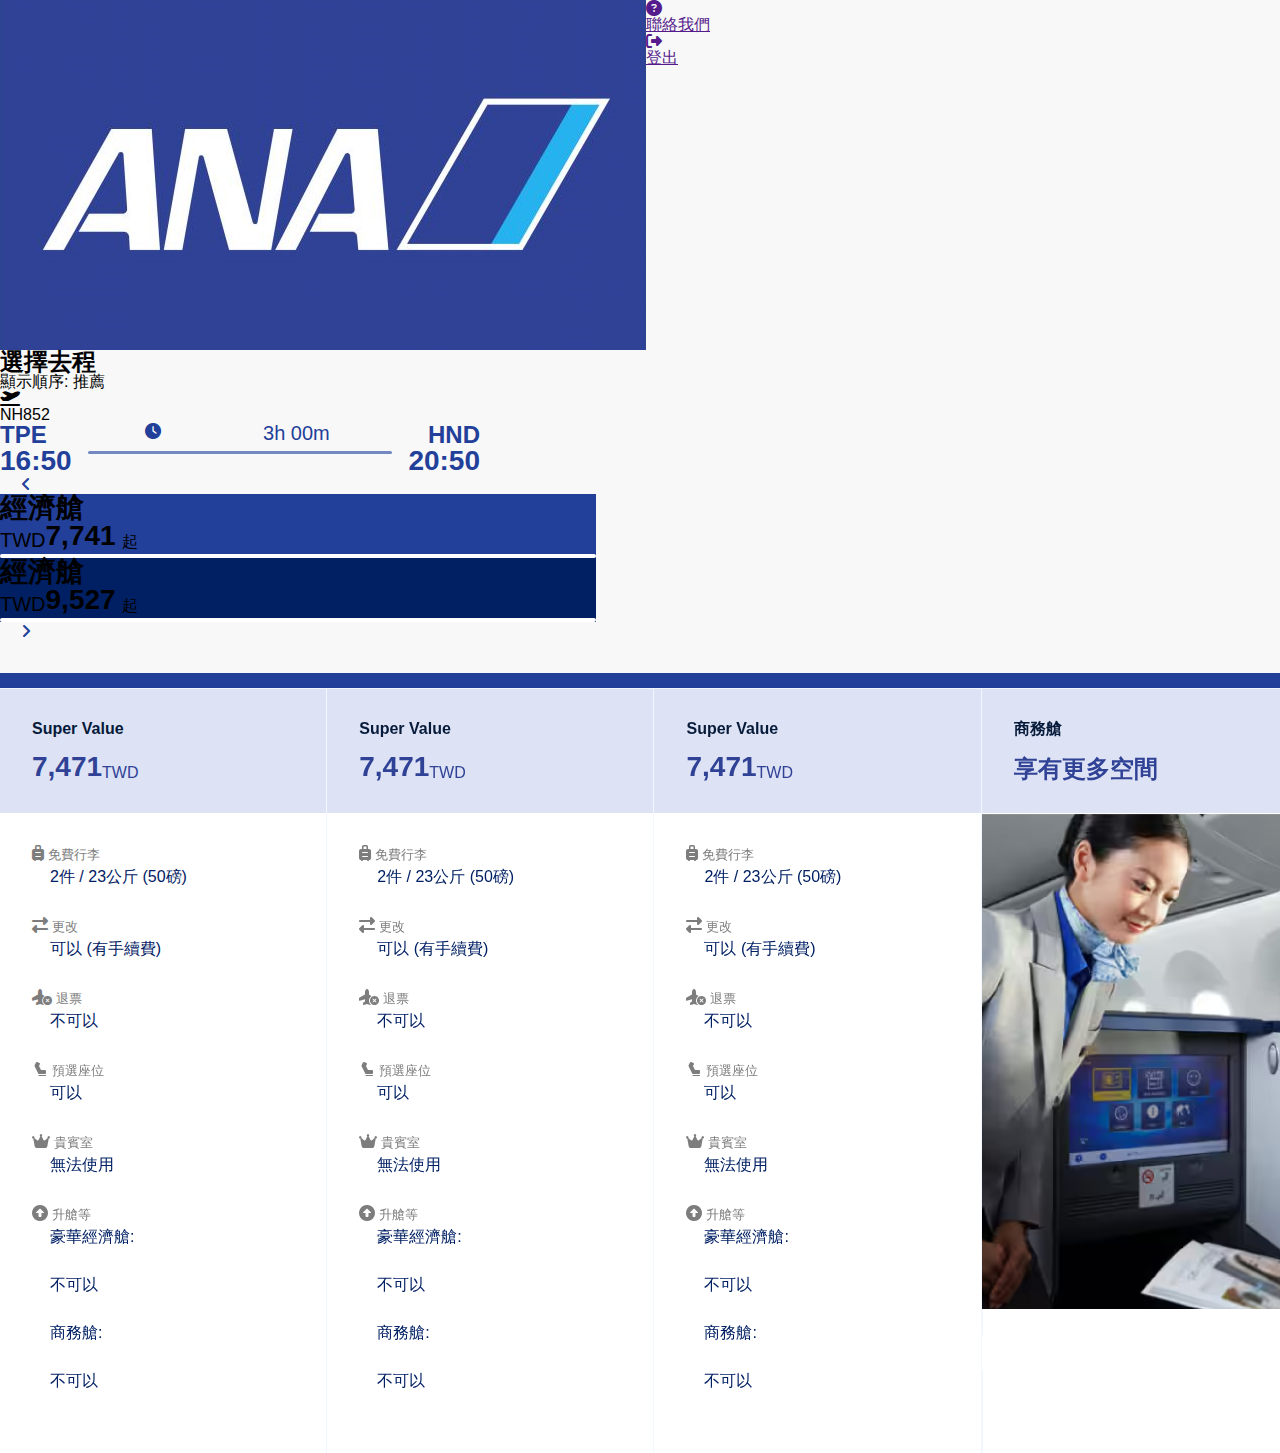
<file: Codes/Ana.HTML>
<!DOCTYPE html>
<html lang="en">
<head>
    <meta charset="UTF-8">
    <meta name="viewport" content="width=device-width, initial-scale=1.0">
    <link rel="stylesheet" href='Ana.css'>
    <link rel="stylesheet" href="https://cdnjs.cloudflare.com/ajax/libs/font-awesome/6.5.2/css/all.min.css">
    <title>Document</title>
</head>
<body>
    <!-- Header----------------------------------- -->
    <div class="header">
        <div class="headerWrapper">
            <img src="../img/ana-logo.png" alt="">
            <div class="buttons">
                <a href="" class="help">
                    <i class="fa-solid fa-circle-question"></i>
                    <p>聯絡我們</p>
                </a>

                <a href="" class="logOut">
                    <i class="fa-solid fa-right-from-bracket"></i>
                    <p>登出</p>
                </a>
            </div>
        </div>
    </div>




    <div class="main_wrapper">
        <h3 class = 'title'>選擇去程</h3>
        <h5>顯示順序: 推薦</h5>
        <div class="day_Select">

        </div>

        <ul class="tickets">
            <li class="ticket1">
                <div class="info_wrapper">
                    <div class="flight_No">
                        <i class="fa-solid fa-plane-departure"></i>
                        <h5>NH852</h5>
                    </div>
                    <div class="info">
                        <div class="info1">
                            <h3>TPE</h3>
                            <i class="fa-solid fa-clock"></i>
                            <h4>3h 00m</h4>
                            <h3>HND</h3>
                        </div>
                        <div class="info2">
                            <h2>16:50</h2>
                            <div class="line"></div>
                            <h2>20:50</h2>
                        </div>
                    </div>
                </div>

                <button class="scroll_left">
                    <i class="fa-solid fa-angle-left"></i>
                </button>

                <ul class="class">
                    <li class="econ">
                        <div class="class_wrapper">
                            <h2>經濟艙</h2>
                            <div class="priceFrom">
                                <h4 class ='currency'>TWD</h4>
                                <h2 class ='number'>7,741</h2>
                                <h5>起</h5>
                            </div>
                            <div class="priceLine"></div>
                        </div>                        
                    </li>
                    <li class="econPrem">
                        <div class="class_wrapper">
                            <h2>經濟艙</h2>
                            <div class="priceFrom">
                                <h4 class ='currency'>TWD</h4>
                                <h2 class ='number'>9,527</h2>
                                <h5>起</h5>
                            </div>
                            <div class="priceLine"></div>
                        </div>    
                    </li>
                    <!-- <li class="buss"></li> -->
                    <!-- <li class="first"></li> -->
                </ul>

                <button class="scroll_right">
                    <i class="fa-solid fa-angle-right"></i>
                </button>
            </li>
            <!-- 票等細節 下拉視窗 -->
            <div class="colorBar"></div>
            <ul class="levels">
                <li class="level1">
                    <div class="top">
                        <h5>Super Value</h5>
                        <div class="levelPrice">
                            <h2>7,471</h2>
                            <h5>TWD</h5>
                        </div>
                    </div>
                    <div class="compare">
                        <div class="contentWrapper">
                            <div class="compItem">
                                <i class="fa-solid fa-suitcase-rolling"></i>
                                <h6>免費行李</h6>
                            </div>
                            <p>2件 / 23公斤 (50磅) </p>
                            <div class="compItem">
                                <i class="fa-solid fa-right-left"></i>
                                <h6>更改</h6>
                            </div>
                            <p>可以 (有手續費)</p>
                            <div class="compItem">
                                <i class="fa-solid fa-plane-circle-xmark"></i>
                                <h6>退票</h6>
                            </div>
                            <p>不可以</p>
                            <div class="compItem">
                                <svg xmlns="http://www.w3.org/2000/svg" width="1em" height="1em" viewBox="0 0 256 256"><path fill="currentColor" d="M224 232a8 8 0 0 1-8 8H112a8 8 0 0 1 0-16h104a8 8 0 0 1 8 8m-16-88h-64.22L112 80l14.19-26.32a1.5 1.5 0 0 0 .11-.22A16 16 0 0 0 119.15 32l-.47-.22L85 17.57a16 16 0 0 0-21.2 7.27l-22.12 44a16.1 16.1 0 0 0 0 14.32l58.11 116a15.93 15.93 0 0 0 14.32 8.84H208a16 16 0 0 0 16-16v-32a16 16 0 0 0-16-16"/></svg>
                                <h6>預選座位</h6>
                            </div>
                            <p>可以</p>
                            <div class="compItem">
                                <i class="fa-solid fa-crown"></i>
                                <h6>貴賓室</h6>
                            </div>
                            <p>無法使用</p>
                            <div class="compItem">
                                <i class="fa-solid fa-circle-up"></i>
                                <h6>升艙等</h6>
                            </div>
                            <p>豪華經濟艙:</p>
                            <p>不可以</p>
                            <p>商務艙:</p>
                            <p>不可以</p>
                        </div>
                    </div>
                </li>
                <li class="level2">
                    <div class="top">
                        <h5>Super Value</h5>
                        <div class="levelPrice">
                            <h2>7,471</h2>
                            <h5>TWD</h5>
                        </div>
                    </div>
                    <div class="compare">
                        <div class="contentWrapper">
                            <div class="compItem">
                                <i class="fa-solid fa-suitcase-rolling"></i>
                                <h6>免費行李</h6>
                            </div>
                            <p>2件 / 23公斤 (50磅) </p>
                            <div class="compItem">
                                <i class="fa-solid fa-right-left"></i>
                                <h6>更改</h6>
                            </div>
                            <p>可以 (有手續費)</p>
                            <div class="compItem">
                                <i class="fa-solid fa-plane-circle-xmark"></i>
                                <h6>退票</h6>
                            </div>
                            <p>不可以</p>
                            <div class="compItem">
                                <svg xmlns="http://www.w3.org/2000/svg" width="1em" height="1em" viewBox="0 0 256 256"><path fill="currentColor" d="M224 232a8 8 0 0 1-8 8H112a8 8 0 0 1 0-16h104a8 8 0 0 1 8 8m-16-88h-64.22L112 80l14.19-26.32a1.5 1.5 0 0 0 .11-.22A16 16 0 0 0 119.15 32l-.47-.22L85 17.57a16 16 0 0 0-21.2 7.27l-22.12 44a16.1 16.1 0 0 0 0 14.32l58.11 116a15.93 15.93 0 0 0 14.32 8.84H208a16 16 0 0 0 16-16v-32a16 16 0 0 0-16-16"/></svg>
                                <h6>預選座位</h6>
                            </div>
                            <p>可以</p>
                            <div class="compItem">
                                <i class="fa-solid fa-crown"></i>
                                <h6>貴賓室</h6>
                            </div>
                            <p>無法使用</p>
                            <div class="compItem">
                                <i class="fa-solid fa-circle-up"></i>
                                <h6>升艙等</h6>
                            </div>
                            <p>豪華經濟艙:</p>
                            <p>不可以</p>
                            <p>商務艙:</p>
                            <p>不可以</p>
                        </div>
                    </div>
                </li>
                <li class="level3">
                    <div class="top">
                        <h5>Super Value</h5>
                        <div class="levelPrice">
                            <h2>7,471</h2>
                            <h5>TWD</h5>
                        </div>
                    </div>
                    <div class="compare">
                        <div class="contentWrapper">
                            <div class="compItem">
                                <i class="fa-solid fa-suitcase-rolling"></i>
                                <h6>免費行李</h6>
                            </div>
                            <p>2件 / 23公斤 (50磅) </p>
                            <div class="compItem">
                                <i class="fa-solid fa-right-left"></i>
                                <h6>更改</h6>
                            </div>
                            <p>可以 (有手續費)</p>
                            <div class="compItem">
                                <i class="fa-solid fa-plane-circle-xmark"></i>
                                <h6>退票</h6>
                            </div>
                            <p>不可以</p>
                            <div class="compItem">
                                <svg xmlns="http://www.w3.org/2000/svg" width="1em" height="1em" viewBox="0 0 256 256"><path fill="currentColor" d="M224 232a8 8 0 0 1-8 8H112a8 8 0 0 1 0-16h104a8 8 0 0 1 8 8m-16-88h-64.22L112 80l14.19-26.32a1.5 1.5 0 0 0 .11-.22A16 16 0 0 0 119.15 32l-.47-.22L85 17.57a16 16 0 0 0-21.2 7.27l-22.12 44a16.1 16.1 0 0 0 0 14.32l58.11 116a15.93 15.93 0 0 0 14.32 8.84H208a16 16 0 0 0 16-16v-32a16 16 0 0 0-16-16"/></svg>
                                <h6>預選座位</h6>
                            </div>
                            <p>可以</p>
                            <div class="compItem">
                                <i class="fa-solid fa-crown"></i>
                                <h6>貴賓室</h6>
                            </div>
                            <p>無法使用</p>
                            <div class="compItem">
                                <i class="fa-solid fa-circle-up"></i>
                                <h6>升艙等</h6>
                            </div>
                            <p>豪華經濟艙:</p>
                            <p>不可以</p>
                            <p>商務艙:</p>
                            <p>不可以</p>
                        </div>
                    </div>
                </li>
                <li class="level4">
                    <div class="top">
                        <h5>商務艙</h5>
                        <div class="price">
                            <h3>享有更多空間</h3>
                        </div>
                    </div>
                    <div class="compare">
                        
                    </div>
                </li>
            </ul>



        </ul>



    </div>
</body>
</html>
</file>
<file: Codes/index_rwd.css>
@media screen and (max-width: 1440px){

    .mainWrapper{
        width: auto;
    }

    .info{
        width: 33.3vw;
    }

    .class li{
        min-width: 50%;
    }

}

@media screen and (max-width: 1145px){

    .mainWrapper{
        padding: 0 16px;
    }

    .headerWrapper{
        padding: 0 16px;
    }
    
   .searchWrapper{
    width: 100%;
   }

   .moreOption{
    width: 100%;
   }
}

@media screen and (max-width: 700px){

    header{
        position: fixed;
        width: 100%;
        top: 0;
        filter: drop-shadow(0 0px 4px 4px rgba(0, 0, 0, 0.10));
        z-index: 1;
    }

    header img{
        /* display: none; */
    }

    header h4{
        display: block;
        line-height: 50px;
        color: white;
        font-weight: bold;
        font-size: 20px;
    }

    header p{
        display: none;
    }

    .steps{
        width: 79vw;
        height: 10vw;
        margin: 70px auto 36px auto;
    }
    
    .title{
        display: none;
    }

    .info{
        width: 50vw;
    }

    .flightNo{
        top: 9px;
        left: 7px;
    }

    .flightNo i{
        font-size: 14px;
    }

    .class li{
        /* height: 27vw; */
        height: 120px;
    }

    h2{
        font-size: 20px;
    }

    h3{
        font-size: 16px;
    }

    h4{
        font-size: 14px;
    }

    h5{
        font-size: 14px;
    }

    h6{
        font-size: 12px;
    }

    p{
        font-size: 14px;
    }

    .moreOption{
        flex-wrap: wrap;
    }

    .moreOption li{
        flex: 1 1 calc(50% - 16px); 
        min-width: calc(50% - 16px);
    }

    .travelInfo{
        float: none;
        margin: 32px auto;
    }

    .search > *{
        flex-direction: column;
    }

    .search button{
        width: 85vw;
    }

    footer img{
        height: 20px;
    }

    .footerWrapper{
        flex-direction: column;
        height: auto;
    }

    .footerWrapper a{
        margin: 8px auto;
    }

    .footerWrapper h6{
        margin: 0 auto;
        padding-bottom: 8px;
    }
}



@media screen and (max-width: 393px){
}
</file>
<file: Codes/confirm_rwd.css>
@media screen and (max-width: 1440px){

    .mainWrapper{
        width: auto;
    }

    .info{
        width: 33.3vw;
    }

    .class li{
        min-width: 50%;
    }

}

@media screen and (max-width: 1145px){

    .mainWrapper{
        padding: 0 16px;
    }

    .headerWrapper{
        padding: 0 16px;
    }
    
    .levels{
        /* overflow: hidden; */
        overflow-x: auto;
    }

    .infoWrapper{
        padding: 66px 4.4vw;
        
    }

    /* .classWrapper > :first-child{
        margin-bottom: 49px;
    }*/

    .class li{
        min-width: 100%;
        border-right: none;
    }

    .info{
        width: 40vw;
    }

    .flightDetail .popup{
        width: 75vw;
    }

    .depart .card{
        padding: 40px 40px;
    }

    .depart .left{
        margin-right: 40px;
    }

    .depart .middle{
        display: none;
    }

    .depart .right{
        margin-left: auto;   
    }

    .depart button {
        width: 25vw;
    }

    .depart .start{
        min-width: 120px;
    }

    .depart .startTime{
        flex-direction: column;
    }

    .depart .arrive{
        min-width: 120px;
    }

    .depart .arriveTime{
        flex-direction: column;
    }

    .fullDetailWrapper{
        flex-direction: column;
        min-width: 300px;
        max-height: 90vh;
        align-items: center;
        padding: 48px 16px 32px 16px;
    }

    .fullDetailLeft{
        width: 100%;
    }

    .fullDetail .divider{
        display: none;
    }

    .footerWrapper{
        padding: 0 16px;
    }

    .fullDetailRight > :first-child{
        margin:64px 0 16px 0;
    }

    .confirm .milagePrice{
        flex-direction: column;
    }
    
    .confirm button{
        min-width: 25vw;
    }
}

@media screen and (max-width: 700px){

    header{
        position: fixed;
        width: 100%;
        top: 0;
        filter: drop-shadow(0 0px 4px 4px rgba(0, 0, 0, 0.10));
        z-index: 1;
    }

    header img{
        /* display: none; */
    }

    header h4{
        display: block;
        line-height: 50px;
        color: white;
        font-weight: bold;
        font-size: 20px;
    }

    header p{
        display: none;
    }

    .steps{
        width: 79vw;
        height: 10vw;
        margin: 70px auto 36px auto;
    }
    
    .title{
        display: none;
    }

    .info{
        width: 50vw;
    }

    .flightNo{
        top: 9px;
        left: 7px;
    }

    .flightNo i{
        font-size: 14px;
    }

    .class li{
        /* height: 27vw; */
        height: 120px;
    }

    h2{
        font-size: 20px;
    }

    h3{
        font-size: 16px;
    }

    h4{
        font-size: 14px;
    }

    h5{
        font-size: 14px;
    }

    h6{
        font-size: 10px;
    }

    p{
        font-size: 14px;
    }

    i{
        font-size: 14px;
    }

    .depart .card{
        padding: 28px 16px;
        margin-bottom: 32px;
    }

    .depart .card button{
        display: none;
    }

    .depart .left{
        margin-right: 0;
    }

    .depart .start{
        min-width: 100px;
    }

    .depart .trip{
        margin: 0;
    }

    .depart .arrive{
        min-width: 100px;
    }

    footer img{
        height: 20px;
    }

    .fullDetail{
        padding: 0 16px;
    }

    .fullDetailLeft .stops {
        padding: 16px;
    }

    .fullDetail .startTime{
        flex-direction: column;
        min-width: 100px;
    }

    .fullDetail .arriveTime{
        flex-direction: column;
        min-width: 100px;
    }

    .fullDetailLeft .time{
        font-size: 14px;
    }

    .fullDetail .flightNo{
        margin-bottom: 4px;
    }

    .confirm{
        flex-direction: column;
        padding: 16px;
        margin-top: 64px;
    }

    .confirmWrapper{
        margin-bottom: 16px;
        width: 100%;
    }

    .confirm span{
        font-size: 14px;
    }

    .confirm button{
        margin: 0 auto;
        width: 100%;
    }

    .footerWrapper{
        flex-direction: column;
        height: auto;
    }

    .footerWrapper a{
        margin: 8px auto;
    }

    .footerWrapper h6{
        margin: 0 auto;
        padding-bottom: 8px;
    }

}



@media screen and (max-width: 393px){
}
</file>
<file: Codes/Depart_rwd.css>
@media screen and (max-width: 1440px){

    .mainWrapper{
        width: auto;
    }

    .info{
        width: 33.3vw;
    }

    .class li{
        min-width: 50%;
    }

}

@media screen and (max-width: 1145px){

    .mainWrapper{
        padding: 0 16px;
    }

    .headerWrapper{
        padding: 0 16px;
    }
    
    .levels{
        /* overflow: hidden; */
        overflow-x: auto;
    }

    .infoWrapper{
        padding: 66px 4.4vw;
        
    }

    /* .classWrapper > :first-child{
        margin-bottom: 49px;
    }*/

    .class li{
        min-width: 100%;
        border-right: none;
    }

    .info{
        width: 40vw;
    }

    .flightDetail .popup{
        width: 67.5vw;
    }

    .footerWrapper{
        padding: 0 16px;
    }
}

@media screen and (max-width: 700px){

    header{
        position: fixed;
        width: 100%;
        top: 0;
        filter: drop-shadow(0 0px 4px 4px rgba(0, 0, 0, 0.10));
        z-index: 1;
    }

    header img{
        display: none;
    }

    header h4{
        display: block;
        line-height: 50px;
        color: white;
        font-weight: bold;
        font-size: 20px;
    }

    header p{
        display: none;
    }

    .steps{
        width: 79vw;
        height: 10vw;
        margin: 70px auto 36px auto;
    }
    
    .title{
        display: none;
    }

    .info{
        width: 50vw;
    }

    .flightNo{
        top: 9px;
        left: 7px;
    }

    .flightNo i{
        font-size: 14px;
    }

    .class li{
        /* height: 27vw; */
        height: 120px;
    }

    h2{
        font-size: 20px;
    }

    h3{
        font-size: 16px;
    }

    h4{
        font-size: 14px;
    }

    h5{
        font-size: 14px;
    }

    h6{
        font-size: 12px;
    }

    p{
        font-size: 14px;
    }

    .classMobile{
        display: block;
    }

    .tickets > li{
        margin-bottom: 16px;
    }

    .tickets .time{
        display: none;
    }

    .tickets button{
        min-width: 38px;
        height: 120px;
        display: none;
    }

    .classSel li{
        padding: 19px 12px;
    }

    .classWrapper > :first-child{
        margin-bottom: 32px;
    }

    .priceFrom{
        display: block;
    }

    .priceLine{
        display: none;
    }

    .infoWrapper{
    padding: 42px 9px;
    }

    .daySel{
        height: 90px;
    }

    .dayWrapper li{
        padding: 16px 0;
    }

    footer img{
        height: 20px;
    }

    .flightDetail .content{
        padding: 16px;
        padding-bottom: 36px;
    }

    .flightDetail .bottom{
        display: none;
    }

    .flightDetail .bottomMobile{
        display: flex;
    }
}



@media screen and (max-width: 393px){
    .steps{
        /* width: 12vw; */
    }
}
</file>
<file: Codes/depart_rwd.css>
@media screen and (max-width: 1440px){

    .mainWrapper{
        width: auto;
    }

    .info{
        width: 33.3vw;
    }

    .class li{
        min-width: 50%;
    }

}

@media screen and (max-width: 1145px){

    .mainWrapper{
        padding: 0 16px;
    }

    .headerWrapper{
        padding: 0 16px;
    }
    
    .levels{
        /* overflow: hidden; */
        overflow-x: auto;
    }

    .infoWrapper{
        padding: 66px 4.4vw;
        
    }

    /* .classWrapper > :first-child{
        margin-bottom: 49px;
    }*/

    .class li{
        min-width: 100%;
        border-right: none;
    }

    .info{
        width: 40vw;
    }

    .flightDetail .popup{
        width: 67.5vw;
    }

    .footerWrapper{
        padding: 0 16px;
    }
}

@media screen and (max-width: 700px){

    header{
        position: fixed;
        width: 100%;
        top: 0;
        filter: drop-shadow(0 0px 4px 4px rgba(0, 0, 0, 0.10));
        z-index: 1;
    }

    header img{
        /* display: none; */
    }

    header h4{
        display: block;
        line-height: 50px;
        color: white;
        font-weight: bold;
        font-size: 20px;
    }

    header p{
        display: none;
    }

    .steps{
        width: 79vw;
        height: 10vw;
        margin: 70px auto 36px auto;
    }
    
    .title{
        display: none;
    }

    .info{
        width: 50vw;
    }

    .flightNo{
        top: 9px;
        left: 7px;
    }

    .flightNo i{
        font-size: 14px;
    }

    .class li{
        /* height: 27vw; */
        height: 120px;
    }

    h2{
        font-size: 20px;
    }

    h3{
        font-size: 16px;
    }

    h4{
        font-size: 14px;
    }

    h5{
        font-size: 14px;
    }

    h6{
        font-size: 12px;
    }

    p{
        font-size: 14px;
    }

    .classMobile{
        display: block;
    }

    .tickets > li{
        margin-bottom: 16px;
    }

    .tickets .time{
        display: none;
    }

    .tickets button{
        min-width: 38px;
        height: 120px;
        display: none;
    }

    .classSel li{
        padding: 19px 12px;
    }

    .classWrapper > :first-child{
        margin-bottom: 32px;
    }

    .priceFrom{
        display: block;
    }

    .priceLine{
        display: none;
    }

    .infoWrapper{
    padding: 42px 9px;
    }

    .daySel{
        height: 90px;
    }

    .dayWrapper li{
        padding: 16px 0;
        min-width: 110px;
    }

    footer img{
        height: 20px;
    }

    .flightDetail .content{
        padding: 16px;
        padding-bottom: 36px;
    }

    .flightDetail .bottom{
        display: none;
    }

    .flightDetail .bottomMobile{
        display: flex;
    }

    .footerWrapper{
        flex-direction: column;
        height: auto;
    }

    .footerWrapper a{
        margin: 8px auto;
    }

    .footerWrapper h6{
        margin: 0 auto;
        padding-bottom: 8px;
    }
}



@media screen and (max-width: 393px){
}
</file>
<file: Codes/Passenger_rwd.css>
@media screen and (max-width: 1312px){
    .mainWrapper{
        width: auto;
    }
}

@media screen and (max-width: 1027px){
    input{
        width: 27vw;
    }

    select{
        width: 27vw;
    }
}

@media screen and (max-width: 700px){

    header{
        position: fixed;
        width: 100%;
        top: 0;
        filter: drop-shadow(0 0px 4px 4px rgba(0, 0, 0, 0.10));
        z-index: 3;
    }

    header img{
        /* display: none; */
    }

    header h4{
        display: block;
        line-height: 50px;
        color: white;
        font-weight: bold;
    }

    header p{
        display: none;
    }

    .steps{
        width: 79vw;
        height: 10vw;
        margin: 70px auto 36px auto;
    }
    
    .title{
        display: none;
    }

    .info{
        width: 50vw;
    }

    .class li{
        /* height: 27vw; */
        height: 120px;
    }

    h2{
        font-size: 20px;
    }

    h3{
        font-size: 16px;
    }

    h5{
        font-size: 14px;
    }

    h6{
        font-size: 12px;
    }

    p{
        font-size: 14px;
    }
    
    .inputWrapper{
        flex-direction: column;
        margin-bottom: 16px;
    }

    input{
        width: 100%;
        margin-bottom: 16px;
    }
    
     select{
        width: 100%;
        margin-bottom: 16px;
     }

     .block1::before {
        display: none;
    }

     .gender{
        margin-bottom: 16px;
     }

     .block2{
        display: block;
     }

     .block2 a{
        width: 100%;
        display: flex;
        justify-content: center;
        text-decoration: none;
     }

     .block2 button {
        width: 100%;
        max-width: 383px;
        padding: 10px;
        font-size: 16px;
        cursor: pointer;
        text-align: center;
    }

     .passengers{
        margin-bottom: 16px;
        justify-content:center;
        gap: 32px;  
    }

    .footerWrapper{
        flex-direction: column;
        height: auto;
    }

    .footerWrapper a{
        margin: 8px auto;
    }

    .footerWrapper h6{
        margin: 0 auto;
        padding-bottom: 8px;
    }

}

@media screen and (max-width: 393px){
}
</file>
<file: Codes/Return_rwd.css>
@media screen and (max-width: 1440px){

    .mainWrapper{
        width: auto;
    }

    .info{
        width: 33.3vw;
    }

    .class li{
        min-width: 50%;
    }

}

@media screen and (max-width: 1145px){

    .mainWrapper{
        padding: 0 16px;
    }

    .headerWrapper{
        padding: 0 16px;
    }
    
    .levels{
        /* overflow: hidden; */
        overflow-x: auto;
    }

    .infoWrapper{
        padding: 66px 4.4vw;
        
    }

    /* .classWrapper > :first-child{
        margin-bottom: 49px;
    }*/

    .class li{
        min-width: 100%;
        border-right: none;
    }

    .info{
        width: 40vw;
    }

    .flightDetail .popup{
        width: 75vw;
    }

    .flightDetail .right{
        max-width: 90px;
    }

    .depart .card{
        padding: 40px 40px;
    }

    .depart .left{
        margin-right: 40px;
    }

    .depart .middle{
        display: none;
    }

    .depart .right{
        margin-left: auto;   
    }

    .depart button {
        width: 25vw;
    }

    .depart .start{
        min-width: 120px;
    }

    .depart .startTime{
        flex-direction: column;
    }

    .depart .arrive{
        min-width: 120px;
    }

    .depart .arriveTime{
        flex-direction: column;
    }

    .fullDetailWrapper{
        flex-direction: column;
        min-width: 300px;
        max-height: 90vh;
        align-items: center;
        padding: 48px 16px 32px 16px;
    }

    .fullDetailLeft{
        width: 100%;
    }

    .fullDetail .divider{
        display: none;
    }

    .footerWrapper{
        padding: 0 16px;
    }

    .fullDetailRight > :first-child{
        margin:64px 0 16px 0;
    }
}

@media screen and (max-width: 700px){

    header{
        position: fixed;
        width: 100%;
        top: 0;
        filter: drop-shadow(0 0px 4px 4px rgba(0, 0, 0, 0.10));
        z-index: 1;
    }

    header img{
        /* display: none; */
    }

    header h4{
        display: block;
        line-height: 50px;
        color: white;
        font-weight: bold;
        font-size: 20px;
    }

    header p{
        display: none;
    }

    .steps{
        width: 79vw;
        height: 10vw;
        margin: 70px auto 36px auto;
    }
    
    .title{
        display: none;
    }

    .info{
        width: 50vw;
    }

    .flightNo{
        top: 9px;
        left: 7px;
    }

    .flightNo i{
        font-size: 14px;
    }

    .class li{
        /* height: 27vw; */
        height: 120px;
    }

    h2{
        font-size: 20px;
    }

    h3{
        font-size: 16px;
    }

    h4{
        font-size: 14px;
    }

    h5{
        font-size: 14px;
    }

    h6{
        font-size: 10px;
    }

    p{
        font-size: 14px;
    }

    i{
        font-size: 14px;
    }

    .depart .card{
        padding: 28px 16px;
        margin-bottom: 64px;
    }

    .depart .card button{
        display: none;
    }

    .depart .left{
        margin-right: 0;
    }

    .depart .start{
        min-width: 100px;
    }

    .depart .trip{
        margin: 0;
    }

    .depart .arrive{
        min-width: 100px;
    }
    
    .classMobile{
        display: block;
    }

    .tickets > li{
        margin-bottom: 16px;
    }

    .tickets .time{
        display: none;
    }

    .tickets button{
        min-width: 38px;
        height: 120px;
        display: none;
    }

    .classSel li{
        padding: 19px 12px;
    }

    .classWrapper > :first-child{
        margin-bottom: 32px;
    }

    .priceFrom{
        display: block;
    }

    .priceLine{
        display: none;
    }

    .infoWrapper{
    padding: 42px 9px;
    }

    .daySel{
        height: 90px;
    }

    .dayWrapper li{
        padding: 16px 0;
    }

    footer img{
        height: 20px;
    }

    .flightDetail .content{
        padding: 16px;
        padding-bottom: 36px;
    }

    .flightDetail .bottom{
        display: none;
    }

    .flightDetail .bottomMobile{
        display: flex;
    }

    .fullDetail{
        padding: 0 16px;
    }

    .fullDetailLeft .stops {
        padding: 16px;
    }

    .fullDetail .startTime{
        flex-direction: column;
        min-width: 100px;
    }

    .fullDetail .arriveTime{
        flex-direction: column;
        min-width: 100px;
    }

    .fullDetailLeft .time{
        font-size: 14px;
    }

    .fullDetail .flightNo{
        margin-bottom: 4px;
    }

    .footerWrapper{
        flex-direction: column;
        height: auto;
    }

    .footerWrapper a{
        margin: 8px auto;
    }

    .footerWrapper h6{
        margin: 0 auto;
        padding-bottom: 8px;
    }

}



@media screen and (max-width: 393px){
}
</file>
<file: Codes/index.css>
@import url('reset.css');

    body{
        font-family: 'Inter', 'Noto Sans TC', Arial;
        background-color: #e8e8e8;
    }

    h2{
        font-size: 28px;
        font-weight: bold;
    }

    h3{
        font-size: 24px;
        font-weight: bold;
    }

    h4{
        font-size: 20px;
    }

    h5{
        font-size: 16px;
    }

    h6{
        font-size: 13px;
        color: #7D7D7D;
        font-weight: 400;
    }

    p{
        font-size: 16px;
    }

    i{
        margin-right: 4px;
        font-size: 16px;
    }

    a{
        text-decoration: none;
    }

    svg{
        margin-right: 4px;
        font-size: 16px;
        text-align: center;
    }

    button{
        background: none;
        cursor: pointer;
        border: none;
    }

    

/* Header-------------------------------------- */
    header{
        background-color: #304296;
        
    }

    .headerWrapper{
        max-width: 1280px;
        /* margin-left: calc((100vw - 1280px)/2); */
        margin: 0 auto;
        display: flex;
        padding: 0 80px;
        transition: padding 0.5s ease;   
    }

    header img{
        height: 50px;
    }

    header h4{
        display: none;
    }

    .user{
        display: flex;
        margin: auto 0;
        margin-left: auto;
    }

    header a{
        color: #fff;
        display: flex;
        /* flex-grow: 1; */
        text-decoration: none;
        margin-right: 16px;
    }


    .steps{
        width: 544px;
        height: 70px;
        /* border: 2px solid#012064; */
        overflow: hidden;
        margin: 64px auto;
    }

    .steps img{
        width: 100%;
    }

    

    /* main------------------------------------ */
    .mainWrapper{
        width: 1280px;
        min-height: 100vh;
        /* transform: scale(0.8); */
        margin: 0 auto;
        padding: 0 80px;
        transition: padding 0.5s ease;
    }

    .mainWrapper .title{
        color: #012064;
        font-weight: bold;
        margin-bottom: 32px;
    }

    .mainWrapper img{
        width: 100%;
        position: absolute;
        left: 0;
        right: 0;
        top: 50px;
        z-index: 0;
        max-width: 1440px;
        margin:  0 auto;
    }

    .searchWrapper{
        background-color: #fff;
        width: 937px;
        border-radius: 16px;
        margin: 0 auto;
        margin-bottom: 32px;
        margin-top: 230px;
        padding: 24px 31px 32px 31px;
        box-sizing: border-box;
        position: relative; 
        z-index: 2;
        transition: width 0.3s ease;
    }

    .cursor{
        position: absolute;
        transition: top 1s ease, left 1s ease;
        animation: cursorMove 10s ease-in-out forwards;
        z-index: 3;
        width: 30px !important;
    }
    
    @keyframes cursorMove {
        0% {
            top: 60px;
            left: 10px;
        }
        23% {
            top: 200px;
            left: -700px;
        }
        53% {
            top: 200px;
            left: 200px;
        }
        60% {
            top: 200;
            left: 400px; 
        }
        80% {
            top: 570px; 
            left: 500px; 
        }

        95% {
            top: 570px; 
            left: 500px;
            scale: 100%; 
        }

        97% {
            top: 570px; 
            left: 500px; 
            scale: 90%;
        }

        100% {
            top: 570px; 
            left: 500px; 
            scale: 100%;
        }
    }

    .searchWrapper .functions{
        padding-left: 16px;
        margin-bottom: 32px;
        overflow-x: auto;
        display: flex;
    }

    .searchWrapper .functions button{
        height: 40px;
        width: 105px;
        margin-left: 16px;
        border: 1px solid #9c9c9c;
        border-radius: 20px;
        font-size: 16px;
        font-weight: bold;
        flex: 0 0 auto;
    }

    .searchWrapper .functions > :first-child{
        color: #012064;
        border: 1px solid #012064;
        background-color: #a5b1d6;
    }

    .searchWrapper .tabs{
        display: flex;
        gap: 32px;
        padding-left: 32px;
        margin-bottom: 32px;
        border-bottom: 1px solid #7D7D7D;
        line-height: 40px;
        font-weight: bold;
    }

    .tabs > :first-child{
        color: #012064;
        border-bottom: 3px solid #012064;
    }

    .search input{
        height: 60px;
        border-radius: 32px;
        padding: 24px;
        box-sizing: border-box;
        border: 1px solid #9c9c9c;
        flex-grow: 1;
        font-weight: bold;
        color: #012064;
    }

    .search input::placeholder {
        color: #012064;
        opacity: 1; 
    }

    .search > *{
        margin-bottom: 32px;
        display: flex;
        gap: 16px;
        justify-content: space-between  ;
    }

    .coupon input{
        width: 100%;
    }

    .coupon input::placeholder{
        color: #9c9c9c;
        font-weight: normal;
    }
    
    .send{
        align-items: center;
    }

    .send .left a{
        margin: 16px;
    }

    .search button{
        background-color: #012064;
        padding: 16px;
        color: #fff;
        border-radius: 25px;
        font-weight: bold;
        width: 288px;
    }

    #searchBtn.changed {
        background-color: #304296;
        transition: background-color 0.3s ease;
    }
    
    
    .moreOption{
        display: flex;
        flex-grow: 1;
        justify-content: space-between;
        width: 937px;
        margin: 0 auto;
        gap: 16px;
    }

    .moreOption li{
        background-color: #fff;
        color: #333;
        border-radius: 16px;
        padding: 16px 24px;
        box-sizing: border-box;
        height: 152px;
        text-align: center;
        flex: 1;
        min-width: 0; 
        transition: width 0.3s ease;
    }

    .moreOption li i{
        font-size: 32px;
        padding: 20px 0 32px 0;
        margin-right: 0;
        color: #333;
    }

    .travelInfo{
        height: 46px;
        width: 288px;
        border-radius: 23px;
        border: 1px solid #012064;
        color: #012064;
        background-color: #fff;
        font-weight: bold;
        margin-top: 32px;
        margin-right: 16px;
        float: right;
    }



 
/* footer----------------------------------------- */
footer{
    background-color: #304296;
    margin-top: 128px;
}

.footerWrapper{
    display: flex;
    margin: 0 auto;
    max-width: 1280px;
    height: 50px;
    align-items: center;
    padding: 0 80px;
    transition: padding 0.5s ease; 
}

footer img{
    height: 30px;
}

footer h6{
    color: #fff;
    margin-left: auto;
}

/* 動畫------------------------------------------------- */

/* 票等hover------------------------------------- */
.levels li {
    transition: flex-grow 0.3s ease, background-color 0.3s ease;

}

.levels li:hover{
    flex-grow: 3;
    background-color: #F1F6FF;
}

.levels li .bg-image {
    position: absolute;
    left: 0;
    width: 100%;
    height: 100%;
    background-image: url('../img/plane-departure-solid.svg');
    background-repeat: no-repeat;
    background-position: center;
    background-size: 375px 281px;
    transition: transform 0.7s ease-out, opacity 0.7s ease;
    transform: translateY(-300px);
    opacity: 0;
    z-index: 0;
}

.levels li:hover .bg-image {
    transform: translateY(-400px);
    opacity: 1;
}

.levels li .top, .levels li .compare {
    position: relative;
    z-index: 2;
}

/* 航班細節hover----------------------------------- */

.card{
    overflow: hidden;
}

.infoWrapper div{
    z-index: 2;
}

.card .infoBg {
    position: absolute;
    left: 0;
    width: 100%;
    height: 200%;
    background-image: url('../img/circle-info-solid.svg');
    background-repeat: no-repeat;
    background-position: center;
    background-size: 250px 250px;
    transition: transform 0.7s ease-out, opacity 0.7s ease;
    transform: translateY(50px);
    opacity: 0;
    z-index: 0;
}

/* .infoWrapper:hover{
    background-color: #F1F6FF;
} */

.infoWrapper:hover .infoBg {
    transform: translateY(-150px);
    opacity: 1;
}


/* 按鈕hover--------------------------------------- */
.scrollLeft:hover{
    background-color: #F1F6FF;
    /* background: linear-gradient(to left, #e6ecff, white); */
}
.scrollRight:hover{
    background-color: #F1F6FF;
    /* background: linear-gradient(to left, white, #e6e6e6); */
}

/* 艙等hover--------------------------------------- */
.econ .priceLine {
    transition: background-color 0.3s ease-in-out;
}
.econ:hover .priceLine {
    background-color: #6B85D4;
}

.econPrem .priceLine {
    transition: background-color 0.3s ease-in-out;
}
.econPrem:hover .priceLine {
    background-color: #6C84B8;
}

.busi .priceLine {
    transition: background-color 0.3s ease-in-out;
}
.busi:hover .priceLine {
    background-color: #DF7477;
}

.first .priceLine {
    transition: background-color 0.3s ease-in-out;
}
.first:hover .priceLine {
    background-color: #af53d9;
}
</file>
<file: Codes/confirm.css>
@import url('reset.css');

    body{
        font-family: 'Inter', 'Noto Sans TC', Arial;
        background-color: #F8F8F8;
    }

    h1{
        font-size: 32px;
        font-weight: bold;
    }

    h2{
        font-size: 28px;
        font-weight: bold;
    }

    h3{
        font-size: 24px;
        font-weight: bold;
    }

    h4{
        font-size: 20px;
    }

    h5{
        font-size: 16px;
    }

    h6{
        font-size: 13px;
        color: #7D7D7D;
        font-weight: 400;
    }

    p{
        font-size: 16px;
    }

    i{
        margin-right: 4px;
        font-size: 16px;
    }

    svg{
        margin-right: 4px;
        font-size: 16px;
        text-align: center;
    }

    button{
        background: none;
        cursor: pointer;
        border: none;
    }

    

/* Header-------------------------------------- */
    header{
        background-color: #304296;
        
    }

    .headerWrapper{
        max-width: 1280px;
        /* margin-left: calc((100vw - 1280px)/2); */
        margin: 0 auto;
        display: flex;
        padding: 0 80px;
        transition: padding 0.5s ease;   
    }

    header img{
        height: 50px;
    }

    header h4{
        display: none;
    }

    .user{
        display: flex;
        margin: auto 0;
        margin-left: auto;
    }

    header a{
        color: #fff;
        display: flex;
        /* flex-grow: 1; */
        text-decoration: none;
        margin-right: 16px;
    }


    .steps{
        width: 544px;
        height: 70px;
        /* border: 2px solid#012064; */
        overflow: hidden;
        margin: 64px auto;
    }

    .steps img{
        width: 100%;
    }

    /* main------------------------------------ */
    .mainWrapper{
        width: 1280px;
        /* transform: scale(0.8); */
        margin: 0 auto;
        padding: 0 80px;
        transition: padding 0.5s ease; 
        min-height: 100vh;
    }

    .mainWrapper .title{
        color: #012064;
        font-weight: bold;
        margin-bottom: 32px;
    }

    .mainWrapper > :nth-child(3){
        margin-bottom: 128px;
    }
    /* 去程卡片------------------------------- */
    .depart .title {
        display: flex;
        margin-bottom: 8px;
        justify-content: space-between;
        align-items: flex-end;
    }
    
    .depart .title h5 {
        font-weight: normal;
    }
    
    .depart .card {
        display: flex;
        background-color: #fff;
        border-radius: 8px;
        margin-bottom: 64px;
        padding: 54px 40px;
        filter: drop-shadow(0px 4px 4px rgba(0, 0, 0, 0.10));
        justify-content: space-between;
        align-items: center;
        cursor: pointer;
    }
    
    .depart .left {
        display: flex;
        width: 618px;
    }
    
    .depart h2 {
        color: #223F9A;
    }
    
    .depart .card h5 {
        margin-top: 8px;
        color: #898989;
    }

    .depart .left{
        align-items: center;
    }

    .depart .start {
        min-width: 146px;
    }

    .depart .startTime{
        display: flex;
    }

    .depart .trip {
        margin: 0 16px;
        width: 100%;
    }

    .depart .arrive {
        text-align-last: right;
        min-width: 146px;
    }

    .depart .arriveTime{
        display: flex;
        justify-content: flex-end;
    }
    
    .depart .time {
        justify-content: center;
    }
    
    .depart .line {
        margin: 4px 0;
    }
    
    .depart .middle {
        margin: 0 64px;
        min-width: 84px;
    }
    
    .depart button {
        background-color: #DDE2F5;
        border-radius: 8px;
        width: 256px;
        height: 52px;
    }
    
    .depart a {
        text-decoration: none;
        color: #223F9A;
        font-weight: bold;
    }

    /* 確認卡片------------------------------- */
    .confirm{
        width: 100%;
        background-color: white;
        border-radius: 8px;
        filter: drop-shadow(0px 4px 4px rgba(0, 0, 0, 0.10));
        display: flex;
        padding: 40px;
        box-sizing: border-box;
        align-items: center;
        /* justify-content: space-between; */
    }

    .confirmWrapper{
        display: flex;
        justify-content: space-between;
        color: #223F9A;
        width: 100%;
    }

    .confirm button{
        background-color: #223F9A;
        border-radius: 8px;
        min-width: 256px;
        height: 52px;
        margin-left: 40px;
    }

    .milagePrice{
        display: flex;
        align-items: baseline;
    }

    .milagePrice h4{
        margin-right: 4px;
    }


    .confirm button a{
        color: white;
        text-decoration: none;
    }

    .confirm span{
        font-size: 20px;
    }

    /* 完整航班細節popup---------------------- */

    .fullDetail{
        width: 100%;
        height: 100%;
        background-color: rgba(0,0,0,.5);
        backdrop-filter: blur(1px);
        position: fixed;
        z-index: 5;
        left: 0;
        top: 0;
        padding: 0 80px;
        box-sizing: border-box;

        display: none;
        transition: padding 0.5s ease; 
    }

    .fullDetailWrapper{
        display: flex;
        background-color: #fff;
        width: 100%;
        max-width: 1280px;
        justify-content: space-around;
        border-radius: 16px;
        position: absolute;
        top: 50%;
        left: 50%;
        transform: translate(-50%, -50%);
        padding: 48px 32px;
        box-sizing: border-box;
        position: relative;
        overflow-y: auto;
    }

    .fullDetail .close-icon{
        position: absolute;
        right: 16px;
        top: 16px;
        color: #223F9A;
        font-size: 32px;
        cursor: pointer;
    }

    .fullDetailLeft{
        width: 600px;

    }
    .fullDetailLeft > :first-child{
        text-align: center;
        color: #223F9A;
        margin-bottom: 24px;
    }

    .fullDetailLeft .stops {
        background-color: #F1F6FF;
        padding: 24px 34px;
        border-radius: 8px;
    }

    .fullDetail .title{
        display: flex;
        margin-bottom: 8px;
        justify-content: space-between;
        align-items: end;
    }

    .fullDetailLeft .stops h5{
        color: #898989;
    }

    .fullDetail .title h5{
        font-weight: normal;
    }

    .fullDetail h2{
        color: #223F9A;
    }
    
    .fullDetail .flightNo{
        display: flex;
        justify-content: space-between;
        margin-bottom: 8px;
    }

    .fullDetail .flightNo :first-child{
        color: #012064;
        font-weight: bold;
    }

    .fullDetail img{
        height: 16px;
    }

    .fullDetail .content{
        display: flex;
        margin-top: 24px;
    }

    .fullDetail .startTime{
        display: flex;
        min-width: 146px;
        margin-bottom: 8px;
    }

    .fullDetail .arrive{
        text-align: right;
    }

    .fullDetail .arriveTime{
        display: flex;
        min-width: 146px;
        justify-content: end;
        margin-bottom: 8px;
    }

    .fullDetail .trip{
        width: 100%;
        margin: auto 0;
    }

    .fullDetail .time{
        display: flex;
        justify-content: center;
    }

    .fullDetail .line{
        margin: 4px 0;
    }

    .fullDetail p{
        margin-bottom: 0px;
        padding-left: 8px;
    }

    .fullDetail .list{
        background-color: #F1F6FF;
        border-radius: 8px;
        padding: 32px 32px 1px 32px;
        box-sizing: border-box;
    }

    .fullDetail .divider{
        width: 1px;
        height: 400px;
        background-color: #DADADA;
        margin: auto 0;
    }

    .fullDetailRight{
        width: 310px;
    }

    .fullDetailRight > :first-child{
        text-align: center;
        color: #223F9A;
        margin-bottom: 32px;
    }

    .fullDetailRight .compItem{
        display: flex;
        justify-content: space-between;
        margin-bottom: 32px;
    }

    .fullDetailRight .compItem i, svg{
        color: #b0b0b0;
    }

    .fullDetailRight .item{
        display: flex;
        align-items: center;
    }

    .fullDetailRight p{
        color: #012064;
    }
    
    .fullDetail .upgrade{
        display: flex;
        justify-content: space-between;
    }

   
    /* 航班 卡片---------------------------------------- */
    
    .filter{
        margin-bottom: 12px;
        color: #A1A1A1;
    }

    .tickets > li{
        margin-bottom: 32px;
    }

    .tickets .card{
        display: flex;
        background-color: #fff;
        /* outline: 1px solid red; */
        border-radius: 8px;
        filter: drop-shadow(0px 4px 4px rgba(0, 0, 0, 0.10) );
    }

    .infoWrapper{
        /* width: 572px; */
        padding: 66px 46px;
        position: relative;
        cursor: pointer;
        /* margin: auto; */
    }

    .tickets .flightNo{
        display: flex;
        position: absolute;
        top: 18px;
        left: 16px;
        color: #A1A1A1;
    }
    
    .info{
        color: #223F9A;
        width: 480px;
    }

    .info div{
        display: flex;
        justify-content: space-between;
    }

    .time{
        color: #7488C2;
    }

    .time h4{
        color: #304296;
    }

    .info2{
        align-items: flex-start;
    }

    .line{
        background-color: #7488C2;
        border-radius: 3px;
        margin: 4px 16px;
        width: 100%;
        height: 3px;
   }

   
/* 航班細節overlay-------------------------------- */

.flightDetail{
    width: 100%;
    height: 100%;
    background-color: rgba(0,0,0,.5);
    backdrop-filter: blur(1px);
    position: fixed;
    left: 0;
    top: 0;

    display: none;
}

.flightDetail .popup{
    width: 774px;
    /* height: 326px; */
    background-color: #fff;
    border-radius: 16px;
    padding: 48px 44px;
    position: absolute;
    top: 50%;
    left: 50%;
    transform: translate(-50%, -50%);
    position: relative;
}

.popup > i {
    position: absolute;
    font-size: 32px;
    color: #223F9A;
    top: 8px;
    right: 8px;
    margin: 0;
    cursor: pointer;
}

.flightDetail .title{
    display: flex;
    align-items: flex-end;
    justify-content: space-between;
    margin-bottom: 8px;
    color: #012064;
}

.flightDetail .content{
    background-color: #F1F6FF;
    border-radius: 8px;
    padding: 24px 34px 40px 34px;
}

.flightDetail .top{
    display: flex;
    margin-bottom: 36px;
    color: #898989;
    justify-content: space-between;
}

.flightDetail .airline{
    display: flex;
    font-weight: bold;
    color: #012064;
}

.flightDetail img{
    height: 16px;
}

.flightDetail .bottom{
    display: flex;
    margin: 0 auto;
    /* width: 618px; */
}

.flightDetail .bottom div{
    /* margin: 0 30px; */
    flex-grow: 1;
}

.flightDetail .bottom h5{
    color: #898989;
}

.flightDetail h2{
    color: #223F9A;
}

.flightDetail .depart{
    min-width: 140px;
}

.flightDetail .depart > :nth-child(2){
    margin-bottom: 8px;
}

.flightDetail .arrive{

}

.flightDetail .arrive > :nth-child(2){
    margin-bottom: 8px;
}

.flightDetail .trip{
    margin-top: 12px;
    flex-grow: 2;
    width: 100%;
}

.flightDetail .trip .time{
    display: flex;
    justify-content: center;
    align-items: center;
    margin-bottom: 10px;
}

.flightDetail .trip .line{
    margin: 0;
    width: 100%;
}

.flightDetail .arrive{
    display: inline-flex;
    flex-direction: column;
    align-items: flex-end;
    min-width: 140px;
}

/* popup手機版----------------------------------- */
.bottomMobile{
    display: flex;
    display: none;
    justify-content: center ;
    gap: 16px;
}

.left .time{
    display: flex;
    margin-bottom: 0;
}

.bottomMobile .left{
    text-align: right;
}

.bottomMobile .left :nth-child(1){
    margin-bottom: 40px;
}


.bottomMobile .middle{
    width: 4px;
    margin-bottom: 16px;
    border-radius: 4px;
    background-color: #7488C2;
}

.bottomMobile .depart{
    margin-bottom: 80px;
}

.bottomMobile .arrive{
    text-align-last: left;
    align-items: flex-start;
}

/* footer----------------------------------------- */
footer{
    background-color: #304296;
    margin-top: 128px;
}

.footerWrapper{
    display: flex;
    margin: 0 auto;
    max-width: 1280px;
    height: 50px;
    align-items: center;
    padding: 0 80px;
    transition: padding 0.5s ease; 
}

footer img{
    height: 30px;
    margin-left: 16px;
}

footer h6{
    color: #fff;
    margin-left: auto;
    margin-right: 16px;
}

/* 動畫------------------------------------------------- */

/* 票等hover------------------------------------- */
.card{
    overflow: hidden;
    transition: transform 0.7s ease-out,filter 0.7s ease-out;
}

.card > *{
    z-index: 2;
}

.card .arriveBg {
    position: absolute;
    left: 0;
    width: 100%;
    height: 200%;
    background-image: url('../img/plane-arrival-solid-light.svg');
    background-repeat: no-repeat;
    background-position: center;
    background-size: 375px 281px;
    transition: transform 0.7s ease-out, opacity 0.7s ease;
    transform: translateY(-20px);
    opacity: 0;
    z-index: 0;

}

.card:hover .arriveBg {
    transform: translateY(30px);
    opacity: 1;
}

.card .departBg {
    position: absolute;
    left: 0;
    width: 100%;
    height: 200%;
    background-image: url('../img/plane-departure-solid-light.svg');
    background-repeat: no-repeat;
    background-position: center;
    background-size: 375px 281px;
    transition: transform 0.7s ease-out, opacity 0.7s ease;
    transform: translateY(130px);
    opacity: 0;
    z-index: 0;
}

.card:hover .departBg {
    transform: translateY(30px);
    opacity: 1;
}

.card:hover{
    transform: scale(1.01);
    filter: drop-shadow(0px 8px 8px rgba(0, 0, 0, 0.10));
}

/* 按鈕hover--------------------------------------- */
.scrollLeft:hover{
    background-color: #f4f4f4;
    /* background: linear-gradient(to left, #e6ecff, white); */
}
.scrollRight:hover{
    background-color: #f4f4f4;
    /* background: linear-gradient(to left, white, #e6e6e6); */
}

/* 艙等hover--------------------------------------- */
.econ .priceLine {
    transition: background-color 0.3s ease-in-out;
}
.econ:hover .priceLine {
    background-color: #6B85D4;
}

.econPrem .priceLine {
    transition: background-color 0.3s ease-in-out;
}
.econPrem:hover .priceLine {
    background-color: #6C84B8;
}

.busi .priceLine {
    transition: background-color 0.3s ease-in-out;
}
.busi:hover .priceLine {
    background-color: #DF7477;
}

.first .priceLine {
    transition: background-color 0.3s ease-in-out;
}
.first:hover .priceLine {
    background-color: #af53d9;
}
</file>
<file: Codes/Ana.css>
@import url('reset.css');

    body{
        font-family: 'Inter', 'Noto Sans TC', Arial;
        background-color: #F8F8F8;
    }

    h2{
        font-size: 28px;
        font-weight: bold;
    }

    h3{
        font-size: 24px;
        font-weight: bold;
    }

    h4{
        font-size: 20px;
    }

    h5{
        font-size: 16px;
    }

    h6{
        font-size: 13px;
        color: #7D7D7D;
        font-weight: 400;
    }

    p{
        font-size: 16px;
    }

    i{
        margin-right: 4px;
        font-size: 16px;
    }

    svg{
        margin-right: 4px;
        font-size: 16px;
        text-align: center;
    }

    button{
        background: none;
        cursor: pointer;
        border: none;
    }

    

/* Header-------------------------------------- */
    header{
        background-color: #304296;
        
    }

    .headerWrapper{
        max-width: 1280px;
        /* margin-left: calc((100vw - 1280px)/2); */
        margin: 0 auto;
        display: flex;
        
    }

    header img{
        height: 50px;
    }

    .user{
        display: flex;
        margin: auto 0;
        margin-left: auto;
    }

    header a{
        color: #fff;
        display: flex;
        /* flex-grow: 1; */
        text-decoration: none;
        margin-right: 16px;
    }


    .steps{
        width: 544px;
        height: 70px;
        /* border: 2px solid#012064; */
        overflow: hidden;
        margin: 64px auto;
    }

    .steps img{
        width: 100%;
    }

    /* main------------------------------------ */
    .mainWrapper{
        width: 1280px;
        margin: 0 auto;
        padding: 0 16px;
    }

    .mainWrapper .title{
        color: #012064;
        font-weight: bold;
        margin-bottom: 32px;
    }

    /* 選天----------------------------------- */
    .daySel{
        width: 100%;
        height: 104px;
        border-radius: 8px;
        background-color: #fff;
        margin:16px 0 32px 0;
        display: flex;
        filter: drop-shadow(0px 4px 4px rgba(0, 0, 0, 0.10) );
    }

    .daySel button{
        min-width: 56px;
        padding: 0;
    }
    .dayWrapper{
        width: 100%;
        display: flex;
        justify-content: center;
        overflow: hidden;
        padding: 9px 0;
        box-sizing: border-box; 
    }

    .dayWrapper li{
        /* background-color: red; */
        color: #7D7D7D;
        min-width: 160px;
        height: 100%;
        text-align: center;
        padding: 22px 0;
        box-sizing: border-box;
        border-radius: 8px;
        flex-grow: 1;
    }

    .dayWrapper li:nth-child(4){
        background-color:#DDE2F5;
        color: #223F9A;
        font-weight: bold;
    }
    
    .dayWrapper h4{
        margin-bottom: 8px;
    }

    /* 航班 卡片---------------------------------------- */
    
    .tickets > li{
        margin-bottom: 32px;
    }

    .tickets .card{
        display: flex;
        background-color: #fff;
        /* outline: 1px solid red; */
        border-radius: 8px;
        filter: drop-shadow(0px 4px 4px rgba(0, 0, 0, 0.10) );
    }

    .infoWrapper{
        /* width: 572px; */
        padding: 66px 46px;
        position: relative;
        cursor: pointer;
        /* margin: auto; */
    }

    .flightNo{
        display: flex;
        position: absolute;
        top: 18px;
        left: 16px;
        color: #A1A1A1;
    }
    
    .info{
        color: #223F9A;
        width: 480px;
    }

    .info div{
        display: flex;
        justify-content: space-between;
    }

    .time{
        color: #7488C2;
    }

    .time h4{
        color: #304296;
    }

    .info2{
        align-items: flex-start;
    }

    .line{
        background-color: #7488C2;
        border-radius: 3px;
        margin: 4px 16px;
        width: 100%;
        height: 3px;
   }

   /* 艙等按鈕------------------------------------ */
   .tickets button{
        min-width: 56px;
        /* background: none; */
        color: #223F9A;
        /* cursor: pointer; */
        /* border: none; */
   }

   /* 艙等選擇------------------------------------ */
    .class{ 
        width: 596px;
        overflow: hidden;
        /* flex-basis:content; */
    }

    .classSel{
        display: flex;
        position: relative;
    }

    .classSel li{
        min-width: 298px;
        height: 187px;
        color: white;
        padding: 27px 24px;
        box-sizing: border-box;
        border-right: 2px solid #fff;
        cursor: pointer;
    }

    .classWrapper > :first-child{
        margin-bottom: 77px;
    }

    .priceFrom{
        display: flex;
        margin-bottom: 4px; 
        align-items: flex-end;
    }

    .price{
        display: flex;
        align-items: flex-end;
    }

    .priceFrom h2{
        margin-right: 6px;
    }

    .priceFrom h5{
        margin-right: 6px;
    }

    .econ{
        background-color: #223F9A;
    }

    .econPrem{
        background-color: #012064;
    }

    .busi{
        background-color: #B01F24;
    }

    .first{
        background-color: #751B9F;
    }

    .priceLine {
        width: 100%;
        height: 4px;
        border-radius: 4px;
        background-color: #fff;
    }

/* 票等細節 下拉視窗------------------------------------------------- */

.colorBar{
    width: 100%;
    height: 16px;
    background-color: #223F9A;

    /* display: none; */
}

.levels{
    width: 100%;
    /* height: 610px; */
    background-color: #fff;
    filter: drop-shadow(0 4px 4px rgba(0, 0, 0, 0.10));
    display: flex;
}

/* @media screen and (max-width: 1312px){

    .levels{
width: 60%;
    }
}


@media screen and (max-width: 600px){

    .levels{
width: 100%;
    }
} */


/* .levels.hide{
    display: none;
} */

.levels .top{
    background-color: #DDE2F5;
    color: #304296;
    padding: 32px;
}

.levels .top > :first-child{
    margin-bottom: 16px;
    font-weight: bold;
    color: #061A3A;
}

.levelPrice{
    display: flex;
    align-items: flex-end;
}

.levels li{
    flex-grow: 1;
    outline: 1px solid #F1F6FF;
    min-width: 256px;
    position: relative;
    background-image: url('../img/plane-departure-solid.svg');
    background-repeat: no-repeat;
    background-position: center;
    background-size: 375px 281px;
    background-position-y: 400px;
}


.levels .level4 .top h5{
    margin-bottom: 20px;
}

.level4 .compare{
    height: 496px;
    background-image: url('../img/business.png');
    background-size:cover;
    background-position: -150px;
    /* border-radius: 0 0 8px 0; */
}

.compare{
    padding: 32px;
    box-sizing: border-box;
    background-color: rgb(255, 255, 255);
}

.compItem{
    display: flex;
    margin-bottom: 8px;
    color: #7D7D7D;
    align-items: flex-end;
}

.compare .upgrade{
    display: flex;
    justify-content: space-between;
}

.compare p{
    margin-bottom: 32px;
    padding: 0 18px;
    color:#012064;
}

.upgrade p{
    margin-bottom: 8px;
}

/* 航班細節overlay-------------------------------- */

.flightDetail{
    width: 100%;
    height: 100%;
    background-color: rgba(0,0,0,.5);
    backdrop-filter: blur(1px);
    position: fixed;
    left: 0;
    top: 0;

    display: none;
}

.flightDetail .popup{
    width: 774px;
    /* height: 326px; */
    background-color: #fff;
    border-radius: 16px;
    padding: 48px 44px;
    position: absolute;
    top: 50%;
    left: 50%;
    transform: translate(-50%, -50%);
    position: relative;
}

.popup > i {
    position: absolute;
    font-size: 32px;
    color: #223F9A;
    top: 8px;
    right: 8px;
    margin: 0;
}

.flightDetail .title{
    display: flex;
    align-items: flex-end;
    justify-content: space-between;
    margin-bottom: 8px;
    color: #012064;
}

.flightDetail .content{
    background-color: #F1F6FF;
    border-radius: 8px;
    padding: 24px 34px 40px 34px;
}

.flightDetail .top{
    display: flex;
    margin-bottom: 38px;
    color: #898989;
    justify-content: space-between;
}

.flightDetail .airline{
    display: flex;
    font-weight: bold;
    color: #012064;
}

.flightDetail img{
    height: 16px;
}

.flightDetail .bottom{
    display: flex;
    margin: 0 auto;
    /* width: 618px; */
}

.flightDetail .bottom div{
    /* margin: 0 30px; */
    flex-grow: 1;
}

.flightDetail .bottom h5{
    color: #898989;
}

.flightDetail h2{
    color: #223F9A;
}

.flightDetail .depart > :nth-child(2){
    margin-bottom: 8px;
}

.flightDetail .arrive > :nth-child(2){
    margin-bottom: 8px;
}

.flightDetail .trip{
    margin-top: 12px;
    flex-grow: 2;
}

.flightDetail .trip .time{
    display: flex;
    justify-content: center;
    align-items: center;
    margin-bottom: 10px;
}

.flightDetail .trip .line{
    margin: 0;
}

.flightDetail .arrive{
    display: inline-flex;
    flex-direction: column;
    align-items: flex-end;

}

/* footer----------------------------------------- */
footer{
    background-color: #304296;
}

.footerWrapper{
    display: flex;
    margin: 0 auto;
    max-width: 1280px;
    height: 50px;
    align-items: center;
}

footer img{
    height: 30px;
    margin-left: 16px;
}

footer h6{
    color: #fff;
    margin-left: auto;
    margin-right: 16px;
}
</file>
<file: Codes/depart.css>
@import url('reset.css');

    body{
        font-family: 'Inter', 'Noto Sans TC', Arial;
        background-color: #F8F8F8;
    }

    h2{
        font-size: 28px;
        font-weight: bold;
    }

    h3{
        font-size: 24px;
        font-weight: bold;
    }

    h4{
        font-size: 20px;
    }

    h5{
        font-size: 16px;
    }

    h6{
        font-size: 13px;
        color: #7D7D7D;
        font-weight: 400;
    }

    p{
        font-size: 16px;
    }

    i{
        margin-right: 4px;
        font-size: 16px;
    }

    a{
        text-decoration: none;
    }

    svg{
        margin-right: 4px;
        font-size: 16px;
        text-align: center;
    }

    button{
        background: none;
        cursor: pointer;
        border: none;
    }

    

/* Header-------------------------------------- */
    header{
        background-color: #304296;
        
    }

    .headerWrapper{
        max-width: 1280px;
        /* margin-left: calc((100vw - 1280px)/2); */
        margin: 0 auto;
        display: flex;
        padding: 0 80px;
        transition: padding 0.5s ease;   
    }

    header img{
        height: 50px;
    }

    header h4{
        display: none;
    }

    .user{
        display: flex;
        margin: auto 0;
        margin-left: auto;
    }

    header a{
        color: #fff;
        display: flex;
        /* flex-grow: 1; */
        text-decoration: none;
        margin-right: 16px;
    }


    .steps{
        width: 544px;
        height: 70px;
        /* border: 2px solid#012064; */
        overflow: hidden;
        margin: 64px auto;
    }

    .steps img{
        width: 100%;
    }

    /* main------------------------------------ */
    .mainWrapper{
        width: 1280px;
        min-height: 100vh;
        /* transform: scale(0.8); */
        margin: 0 auto;
        padding: 0 80px;
        transition: padding 0.5s ease; 
    }

    .mainWrapper .title{
        color: #012064;
        font-weight: bold;
        margin-bottom: 32px;
    }

    /* 選天----------------------------------- */
    .daySel{
        width: 100%;
        height: 104px;
        border-radius: 8px;
        background-color: #fff;
        margin-bottom: 32px;
        justify-content: space-between;
        display: flex;
        filter: drop-shadow(0px 4px 4px rgba(0, 0, 0, 0.10) );
    }

    .dayWrapper {
        display: flex;
        gap: 8px;
        padding: 9px 0;
        box-sizing: border-box;
        overflow-x: auto;
        /* scroll-behavior: smooth; */
        flex: 1;
    }
    
    .dayWrapper li {
        cursor: pointer;
        color: #7D7D7D;
        min-width: 160px;
        height: 100%;
        text-align: center;
        padding: 22px 0;
        box-sizing: border-box;
        border-radius: 8px;
        flex: 0 0 auto;
    }
    
    .dayWrapper::-webkit-scrollbar {
        display: none;
    }

    .dayWrapper li.selected {
        background-color: #DDE2F5;
        color: #223F9A;
        font-weight: bold;
    }

    .daySel button{
        min-width: 56px;
        padding: 0;
    }

    /* .dayWrapper li:nth-child(4){
        background-color:#DDE2F5;
        color: #223F9A;
        font-weight: bold;
    } */
    
    .dayWrapper h4{
        margin-bottom: 8px;
    }

    /* 手機版艙等頁籤----------------------------------- */
    .classMobile {
        width: 100%;
        border-radius: 8px;
        overflow: hidden;
        margin-bottom: 32px;
        box-shadow: 0 4px 8px rgba(0, 0, 0, 0.1);
        display: none;
    }
    
    .tab {
        display: flex;
        width: 100%;
    }
    
    .tab-item {
        flex: 1;
        text-align: center;
        padding: 20px 0;
        box-sizing: border-box;
        cursor: pointer;
    }
    
    .tab-item h4 {
        font-size: 20px;
        font-weight: bold;
        margin: 0 0 8px 0;
    }
    
    .tab-item p {
        font-size: 16px;
        margin: 0;
    }
    
    .tab-item span {
        font-size: 24px;
        font-weight: bold;
    }
    
    .tab-item.active {
        background-color: #DDE2F5;
        color: #223F9A;
    }
    
    /* .tab-item:not(.active) {
        background-color: #223F9A;
        color: #304296;
    }*/
    
    /* .tab-item:nth-child(2) {
        background-color: #FF4B4B;
        color: white;
    }
    
    .tab-item.active:nth-child(2) {
        background-color: #FF4B4B;
    } */
    
    .tab-item:not(.active):nth-child(2) {
        background-color: white;
        color: #012064;
    }

    /* 航班 卡片---------------------------------------- */
    
    .filter{
        margin-bottom: 12px;
        color: #A1A1A1;
    }

    .tickets > li{
        margin-bottom: 32px;
    }

    .tickets .card{
        display: flex;
        background-color: #fff;
        /* outline: 1px solid red; */
        border-radius: 8px;
        filter: drop-shadow(0px 4px 4px rgba(0, 0, 0, 0.10) );
    }

    .infoWrapper{
        /* width: 572px; */
        padding: 66px 46px;
        position: relative;
        cursor: pointer;
        /* margin: auto; */
    }

    .tickets .flightNo{
        display: flex;
        position: absolute;
        top: 18px;
        left: 16px;
        color: #A1A1A1;
    }
    
    .info{
        color: #223F9A;
        width: 480px;
    }

    .info div{
        display: flex;
        justify-content: space-between;
    }

    .time{
        color: #7488C2;
    }

    .time h4{
        color: #304296;
    }

    .info2{
        align-items: flex-start;
    }

    .line{
        background-color: #7488C2;
        border-radius: 3px;
        margin: 4px 16px;
        width: 100%;
        height: 3px;
   }

   /* 艙等按鈕------------------------------------ */
   .tickets button{
        min-width: 56px;
        /* background: none; */
        color: #223F9A;
        /* cursor: pointer; */
        /* border: none; */
   }

   /* 艙等選擇------------------------------------ */
    .class{ 
        width: 596px;
        overflow: hidden;
    }

    .classSel{
        display: flex;
        position: relative;
    }

    .classSel li{
        min-width: 298px;
        height: 187px;
        color: white;
        padding: 27px 24px;
        box-sizing: border-box;
        border-right: 2px solid #fff;
        cursor: pointer;
    }

    .classWrapper > :first-child{
        margin-bottom: 77px;
    }

    .priceFrom{
        display: flex;
        margin-bottom: 4px; 
        align-items: flex-end;
    }

    .price{
        display: flex;
        align-items: flex-end;
    }

    .priceFrom h2{
        margin-right: 6px;
    }

    .priceFrom h5{
        margin-right: 6px;
    }

    .econ{
        background-color: #223F9A;
    }

    .econPrem{
        background-color: #012064;
    }

    .busi{
        background-color: #B01F24;
    }

    .first{
        background-color: #701e96;
    }

    .priceLine {
        width: 100%;
        height: 4px;
        border-radius: 4px;
        background-color: #fff;
    }

/* 票等細節 下拉視窗------------------------------------------------- */

.colorBar{
    width: 100%;
    height: 16px;
    background-color: #223F9A;
}

#darkBar{
    background-color: #012064;
}

#redBar{
    background-color: #b01f24;
}

#purpleBar{
    background-color: #701e96;
}


.levels{
    width: 100%;
    /* height: 610px; */
    background-color: #fff;
    filter: drop-shadow(0 4px 4px rgba(0, 0, 0, 0.10));
    display: flex;
}

/* @media screen and (max-width: 1312px){

    .levels{
width: 60%;
    }
}


@media screen and (max-width: 600px){

    .levels{
width: 100%;
    }
} */


/* .levels.hide{
    display: none;
} */

.levels .top{
    background-color: #DDE2F5;
    color: #304296;
    padding: 32px;
}

.levels .top > :first-child{
    margin-bottom: 16px;
    font-weight: bold;
    color: #061A3A;
}

.levelPrice{
    display: flex;
    align-items: flex-end;
}

.levels li{
    flex-grow: 1;
    outline: 1px solid #F1F6FF;
    min-width: 256px;
    position: relative;
    z-index: 1;
    overflow: hidden;
    background-color: white;
    cursor: pointer;
}


.levels .level4 .top h5{
    margin-bottom: 20px;
}

.level4E .compare{
    height: 496px;
    background-image: url('../img/prem.png');
    background-size:cover;
    background-position: -150px;
    /* border-radius: 0 0 8px 0; */
}

.level4EP .compare{
    height: 496px;
    background-image: url('../img/busi.jpg');
    background-size:cover;
    background-position: -250px;
}

.level4B .compare{
    height: 496px;
    background-image: url('../img/first.jpg');
    background-size:cover;
    background-position: -350px;
}

.level4F .compare{
    height: 496px;
    background-image: url('../img/tokyo.jpg');
    background-size:cover;
    background-position: -900px;
}

.compare{
    padding: 32px;
    box-sizing: border-box;
    /* background-color: rgb(255, 255, 255); */
}

.compItem{
    display: flex;
    margin-bottom: 8px;
    color: #cacaca;
    align-items: baseline;
}

.compare .upgrade{
    display: flex;
    justify-content: space-between;
}

.compare p{
    margin-bottom: 32px;
    padding: 0 18px;
    color:#012064;
}

.upgrade p{
    margin-bottom: 8px;
}

/* 航班細節overlay-------------------------------- */

.flightDetail{
    width: 100%;
    height: 100%;
    background-color: rgba(0,0,0,.5);
    backdrop-filter: blur(1px);
    position: fixed;
    left: 0;
    top: 0;

    display: none;
}

.flightDetail .popup{
    width: 774px;
    /* height: 326px; */
    background-color: #fff;
    border-radius: 16px;
    padding: 48px 44px;
    position: absolute;
    top: 50%;
    left: 50%;
    transform: translate(-50%, -50%);
    position: relative;
}

.popup > i {
    position: absolute;
    font-size: 32px;
    color: #223F9A;
    top: 8px;
    right: 8px;
    margin: 0;
    cursor: pointer;
}

.flightDetail .title{
    display: flex;
    align-items: flex-end;
    justify-content: space-between;
    margin-bottom: 8px;
    color: #012064;
}

.flightDetail .content{
    background-color: #F1F6FF;
    border-radius: 8px;
    padding: 24px 34px 40px 34px;
}

.flightDetail .top{
    display: flex;
    margin-bottom: 36px;
    color: #898989;
    justify-content: space-between;
}

.flightDetail .airline{
    display: flex;
    font-weight: bold;
    color: #012064;
}

.flightDetail img{
    height: 16px;
}

.flightDetail .bottom{
    display: flex;
    margin: 0 auto;
    /* width: 618px; */
}

.flightDetail .bottom div{
    /* margin: 0 30px; */
    flex-grow: 1;
}

.flightDetail .bottom h5{
    color: #898989;
}

.flightDetail h2{
    color: #223F9A;
    margin-bottom: 4px;
}

.flightDetail .bottom h5{
    color: #898989;
}

.flightDetail .right{
    max-width: 90px;
}

.flightDetail .depart > :nth-child(2){
    margin-bottom: 8px;
}

.flightDetail .arrive > :nth-child(2){
    margin-bottom: 8px;
}

.flightDetail .trip{
    margin-top: 12px;
    flex-grow: 2;
    width: 100%;
}

.flightDetail .trip .time{
    display: flex;
    justify-content: center;
    align-items: center;
    margin-bottom: 10px;
}

.flightDetail .trip .line{
    margin: 0;
    width: 100%;
}

.flightDetail .arrive{
    display: inline-flex;
    flex-direction: column;
    align-items: flex-end;
    min-width: 140px;
}

/* popup手機版----------------------------------- */
.bottomMobile{
    display: flex;
    display: none;
    justify-content: center ;
    gap: 16px;
}

.left .time{
    display: flex;
    margin-bottom: 0;
}

.bottomMobile .left{
    text-align: right;
}

.bottomMobile .left :nth-child(1){
    margin-bottom: 40px;
}


.bottomMobile .middle{
    width: 4px;
    margin-bottom: 16px;
    border-radius: 4px;
    background-color: #7488C2;
}

.bottomMobile .depart{
    margin-bottom: 80px;
}

.bottomMobile .arrive{
    text-align-last: left;
    align-items: flex-start;
}

/* footer----------------------------------------- */
footer{
    background-color: #304296;
    margin-top: 128px;
}

.footerWrapper{
    display: flex;
    margin: 0 auto;
    max-width: 1280px;
    height: 50px;
    align-items: center;
    padding: 0 80px;
    transition: padding 0.5s ease; 
}

footer img{
    height: 30px;
}

footer h6{
    color: #fff;
    margin-left: auto;
}

/* 動畫------------------------------------------------- */

/* 票等hover------------------------------------- */
.levels li {
    transition: flex-grow 0.3s ease, background-color 0.3s ease;

}

.levels li:hover{
    flex-grow: 3;
    background-color: #F1F6FF;
}

.levels li .bg-image {
    position: absolute;
    left: 0;
    width: 100%;
    height: 100%;
    background-image: url('../img/plane-departure-solid.svg');
    background-repeat: no-repeat;
    background-position: center;
    background-size: 375px 281px;
    transition: transform 0.7s ease-out, opacity 0.7s ease;
    transform: translateY(-300px);
    opacity: 0;
    z-index: 0;
}

.levels li:hover .bg-image {
    transform: translateY(-400px);
    opacity: 1;
}

.levels li .top, .levels li .compare {
    position: relative;
    z-index: 2;
}

/* 航班細節hover----------------------------------- */

.card{
    overflow: hidden;
}

.infoWrapper div{
    z-index: 2;
}

.card .infoBg {
    position: absolute;
    left: 0;
    width: 100%;
    height: 200%;
    background-image: url('../img/circle-info-solid.svg');
    background-repeat: no-repeat;
    background-position: center;
    background-size: 250px 250px;
    transition: transform 0.7s ease-out, opacity 0.7s ease;
    transform: translateY(50px);
    opacity: 0;
    z-index: 0;
}

/* .infoWrapper:hover{
    background-color: #F1F6FF;
} */

.infoWrapper:hover .infoBg {
    transform: translateY(-150px);
    opacity: 1;
}


/* 按鈕hover--------------------------------------- */
.scrollLeft:hover{
    background-color: #F1F6FF;
    /* background: linear-gradient(to left, #e6ecff, white); */
}
.scrollRight:hover{
    background-color: #F1F6FF;
    /* background: linear-gradient(to left, white, #e6e6e6); */
}

/* 艙等hover--------------------------------------- */
.econ .priceLine {
    transition: background-color 0.3s ease-in-out;
}
.econ:hover .priceLine {
    background-color: #6B85D4;
}

.econPrem .priceLine {
    transition: background-color 0.3s ease-in-out;
}
.econPrem:hover .priceLine {
    background-color: #6C84B8;
}

.busi .priceLine {
    transition: background-color 0.3s ease-in-out;
}
.busi:hover .priceLine {
    background-color: #DF7477;
}

.first .priceLine {
    transition: background-color 0.3s ease-in-out;
}
.first:hover .priceLine {
    background-color: #af53d9;
}
</file>
<file: Codes/Passenger.css>
@import url('reset.css');

    body{
        font-family: 'Inter', 'Noto Sans TC', Arial;
        background-color: #F8F8F8;
    }

    h2{
        font-size: 28px;
        font-weight: bold;
    }

    h3{
        font-size: 24px;
        font-weight: bold;
    }

    h4{
        font-size: 20px;
        color: #304296;
        font-weight: 600;
    }

    h5{
        font-size: 16px;
        color: #B0B0B0;
    }

    h6{
        font-size: 13px;
        color: #7D7D7D;
        font-weight: 400;
    }

    p{
        font-size: 16px;
    }

    i{
        margin-right: 4px;
        font-size: 16px;
    }

    svg{
        margin-right: 4px;
        font-size: 16px;
        text-align: center;
    }

    button{
        background: none;
        cursor: pointer;
        border: none;

    }

    

/* Header-------------------------------------- */
    header{
        background-color: #304296;
        z-index: 4;
    }

    .headerWrapper{
        max-width: 1280px;
        /* margin-left: calc((100vw - 1280px)/2); */
        margin: 0 auto;
        display: flex;
        z-index: 3;
        padding: 0 16px;
        
    }

    header img{
        height: 50px;
    }

    header h4{
        display: none;
    }

    .user{
        display: flex;
        margin: auto 0;
        margin-left: auto;
    }

    header a{
        color: #fff;
        display: flex;
        /* flex-grow: 1; */
        text-decoration: none;
        margin-right: 16px;
    }


    .steps{
        width: 544px;
        height: 75px;
        /* border: 2px solid#012064; */
        overflow: hidden;
        margin: 64px auto;
    }

    .steps img{
        width: 100%;
    }

    /* main------------------------------------ */

    .main{
        background-color:#DDE2F5;
        padding: 48px 0;
        margin: 0 auto;
        min-height: 100vh;
    }
    .mainWrapper{
        width: 1280px;
        margin: 0 auto;
        padding: 0 16px;
    }

    .block1{
        position: relative;
        margin: 0 auto;
        margin-bottom: 16px;
        background-color: #fff;
        border-radius: 16px;
        padding: 0 32px;
        padding-top: 96px;
        display: flex;
        justify-content: center;
        overflow: hidden;
        z-index: 1;
    }

    .block1::before {
        content: "";
        background-image: url('../img/passport-solid.svg');
        background-repeat: no-repeat;
        position: absolute;
        bottom: 0;
        right: 0;
        transform: rotate(-45deg);
        width: 400px;
        height: 350px;
        z-index: -1;
    }

    .block1 h2{
        position: absolute;
        top: 32px;
        left: 32px;
        color: #012064;
    }

    .inputWrapper{
        display: flex;
        /* flex-direction: column; */
        /* width: 1280px; */
    }

    .inputWrapper > *{
        flex-grow: 1;
    }

    li h4{
        margin-bottom: 8px;
    }

    input{
        width: 280px;
        height: 36px;
        font-size: 16px;
        border-radius: 8px;
        border: none;
        box-sizing: border-box;
        padding-left: 8px;
        margin-right: 16px;
        margin-bottom: 48px;
        outline: 1px solid #B5C3F5;
    }

    select{
        width: 280px;
        height: 36px;
        font-size: 16px;
        border-radius: 8px;
        border: none;
        padding: 0 8PX;
        box-sizing: border-box;
        margin-right: 12px;
        outline: 1px solid #B5C3F5;
    }

    .gender input{
        width: 16px;
        height: 16px;
        margin-right: 0;
        outline: none;
    }

    .gender label{
        margin-right: 48px;
    }

    .gender :last-child{
        margin-right: 0;
    }

    /* block2------------------------------------- */
    .block2{
        display: flex;
        background-color: #fff;
        width: 100%;
        padding: 32px;
        box-sizing: border-box;
        border-radius: 16px;
    }

    .passengers{
        display: flex;
        gap: 56px;
    }

    .passengers li{
        min-width: 109px;
    }

    .block2 h3{
        margin-bottom: 8px;
        color: #B0B0B0;;
    }

    .passengers :nth-child(1) h3{
        color: #304296;
    }

    .block2 button{
        background-color: #223F9A;
        border-radius: 8px;
        width: 256px;
        height: 52px;
    }

    .block2 a{
        margin-left: auto;
    }

    button h4{
        text-decoration: none;
        font-weight: bold;
        color: white;
    }



/* footer----------------------------------------- */
footer{
    background-color: #304296;
}

.footerWrapper{
    display: flex;
    margin: 0 auto;
    max-width: 1280px;
    height: 50px;
    align-items: center;
}

footer img{
    height: 30px;
    margin-left: 16px;
}

footer h6{
    color: #fff;
    margin-left: auto;
    margin-right: 16px;
}
</file>
<file: Codes/Return.css>
@import url('reset.css');

    body{
        font-family: 'Inter', 'Noto Sans TC', Arial;
        background-color: #F8F8F8;
    }

    h1{
        font-size: 32px;
        font-weight: bold;
    }

    h2{
        font-size: 28px;
        font-weight: bold;
    }

    h3{
        font-size: 24px;
        font-weight: bold;
    }

    h4{
        font-size: 20px;
    }

    h5{
        font-size: 16px;
    }

    h6{
        font-size: 13px;
        color: #7D7D7D;
        font-weight: 400;
    }

    p{
        font-size: 16px;
    }

    i{
        margin-right: 4px;
        font-size: 16px;
    }

    a{
        text-decoration: none;
    }

    svg{
        margin-right: 4px;
        font-size: 16px;
        text-align: center;
    }

    button{
        background: none;
        cursor: pointer;
        border: none;
    }

    

/* Header-------------------------------------- */
    header{
        background-color: #304296;
        
    }

    .headerWrapper{
        max-width: 1280px;
        /* margin-left: calc((100vw - 1280px)/2); */
        margin: 0 auto;
        display: flex;
        padding: 0 80px;
        transition: padding 0.5s ease;   
    }

    header img{
        height: 50px;
    }

    header h4{
        display: none;
    }

    .user{
        display: flex;
        margin: auto 0;
        margin-left: auto;
    }

    header a{
        color: #fff;
        display: flex;
        /* flex-grow: 1; */
        text-decoration: none;
        margin-right: 16px;
    }


    .steps{
        width: 544px;
        height: 70px;
        /* border: 2px solid#012064; */
        overflow: hidden;
        margin: 64px auto;
    }

    .steps img{
        width: 100%;
    }

    /* main------------------------------------ */
    .mainWrapper{
        width: 1280px;
        /* transform: scale(0.8); */
        margin: 0 auto;
        padding: 0 80px;
        transition: padding 0.5s ease; 
        min-height: 100vh;
    }

    .mainWrapper .title{
        color: #012064;
        font-weight: bold;
        margin-bottom: 32px;
    }
    /* 去程卡片------------------------------- */
    .depart .title {
        display: flex;
        margin-bottom: 8px;
        justify-content: space-between;
        align-items: flex-end;
    }
    
    .depart .title h5 {
        font-weight: normal;
    }
    
    .depart .card {
        display: flex;
        background-color: #fff;
        border-radius: 8px;
        margin-bottom: 80px;
        padding: 54px 40px;
        filter: drop-shadow(0px 4px 4px rgba(0, 0, 0, 0.10));
        justify-content: space-between;
        align-items: center;
    }
    
    .depart .left {
        display: flex;
        width: 618px;
    }
    
    .depart h2 {
        color: #223F9A;
    }
    
    .depart .card h5 {
        margin-top: 8px;
        color: #898989;
    }

    .depart .left{
        align-items: center;
    }

    .depart .start {
        min-width: 146px;
    }

    .depart .startTime{
        display: flex;
    }

    .depart .trip {
        margin: 0 16px;
        width: 100%;
    }

    .depart .arrive {
        text-align-last: right;
        min-width: 146px;
    }

    .depart .arriveTime{
        display: flex;
        justify-content: flex-end;
    }
    
    .depart .time {
        justify-content: center;
    }
    
    .depart .line {
        margin: 4px 0;
    }
    
    .depart .middle {
        margin: 0 64px;
        min-width: 84px;
    }
    
    .depart button {
        background-color: #DDE2F5;
        border-radius: 8px;
        width: 256px;
        height: 52px;
    }
    
    .depart a {
        text-decoration: none;
        color: #223F9A;
        font-weight: bold;
    }

    /* 完整航班細節popup---------------------- */

    .fullDetail{
        width: 100%;
        height: 100%;
        background-color: rgba(0,0,0,.5);
        backdrop-filter: blur(1px);
        position: fixed;
        z-index: 5;
        left: 0;
        top: 0;
        padding: 0 80px;
        box-sizing: border-box;

        display: none;
        transition: padding 0.5s ease; 
    }

    .fullDetailWrapper{
        display: flex;
        background-color: #fff;
        width: 100%;
        max-width: 1280px;
        justify-content: space-around;
        border-radius: 16px;
        position: absolute;
        top: 50%;
        left: 50%;
        transform: translate(-50%, -50%);
        padding: 48px 32px;
        box-sizing: border-box;
        position: relative;
        overflow-y: auto;
    }

    .fullDetail .close-icon{
        position: absolute;
        right: 16px;
        top: 16px;
        color: #223F9A;
        font-size: 32px;
    }

    .fullDetailLeft{
        width: 600px;

    }
    .fullDetailLeft > :first-child{
        text-align: center;
        color: #223F9A;
        margin-bottom: 24px;
    }

    .fullDetailLeft .stops {
        background-color: #F1F6FF;
        padding: 24px 34px;
        border-radius: 8px;
    }

    .fullDetail .title{
        display: flex;
        margin-bottom: 8px;
        justify-content: space-between;
        align-items: end;
    }

    .fullDetailLeft .stops h5{
        color: #898989;
    }

    .fullDetail .title h5{
        font-weight: normal;
    }

    .fullDetail h2{
        color: #223F9A;
    }
    
    .fullDetail .flightNo{
        display: flex;
        justify-content: space-between;
        margin-bottom: 8px;
    }

    .fullDetail .flightNo :first-child{
        color: #012064;
        font-weight: bold;
    }

    .fullDetail img{
        height: 16px;
    }

    .fullDetail .content{
        display: flex;
        margin-top: 24px;
    }

    .fullDetail .startTime{
        display: flex;
        min-width: 146px;
        margin-bottom: 8px;
    }

    .fullDetail .arrive{
        text-align: right;
    }

    .fullDetail .arriveTime{
        display: flex;
        min-width: 146px;
        justify-content: end;
        margin-bottom: 8px;
    }

    .fullDetail .trip{
        width: 100%;
        margin: auto 0;
    }

    .fullDetail .time{
        display: flex;
        justify-content: center;
    }

    .fullDetail .line{
        margin: 4px 0;
    }

    .fullDetail p{
        margin-bottom: 0px;
        padding-left: 8px;
    }

    .fullDetail .list{
        background-color: #F1F6FF;
        border-radius: 8px;
        padding: 32px 32px 1px 32px;
        box-sizing: border-box;
    }

    .fullDetail .divider{
        width: 1px;
        height: 400px;
        background-color: #DADADA;
        margin: auto 0;
    }

    .fullDetailRight{
        width: 310px;
    }

    .fullDetailRight > :first-child{
        text-align: center;
        color: #223F9A;
        margin-bottom: 32px;
    }

    .fullDetailRight .compItem{
        display: flex;
        justify-content: space-between;
        margin-bottom: 32px;
    }

    .fullDetailRight .item{
        display: flex;
        align-items: center;
    }

    .fullDetailRight p{
        color: #012064;
    }
    
    .fullDetail .upgrade{
        display: flex;
        justify-content: space-between;
    }

    /* 選天----------------------------------- */
    .daySel{
        width: 100%;
        height: 104px;
        border-radius: 8px;
        background-color: #fff;
        margin-bottom: 32px;
        justify-content: space-between;
        display: flex;
        filter: drop-shadow(0px 4px 4px rgba(0, 0, 0, 0.10) );
    }

    .dayWrapper {
        display: flex;
        gap: 8px;
        padding: 9px 0;
        box-sizing: border-box;
        overflow-x: auto;
        /* scroll-behavior: smooth; */
        flex: 1;
    }
    
    .dayWrapper li {
        cursor: pointer;
        color: #7D7D7D;
        min-width: 160px;
        height: 100%;
        text-align: center;
        padding: 22px 0;
        box-sizing: border-box;
        border-radius: 8px;
        flex: 0 0 auto;
    }
    
    .dayWrapper::-webkit-scrollbar {
        display: none;
    }

    .dayWrapper li.selected {
        background-color: #DDE2F5;
        color: #223F9A;
        font-weight: bold;
    }

    .daySel button{
        min-width: 56px;
        padding: 0;
    }

    /* .dayWrapper li:nth-child(4){
        background-color:#DDE2F5;
        color: #223F9A;
        font-weight: bold;
    } */
    
    .dayWrapper h4{
        margin-bottom: 8px;
    }

    /* 手機版艙等頁籤----------------------------------- */
    .classMobile {
        width: 100%;
        border-radius: 8px;
        overflow: hidden;
        margin-bottom: 32px;
        box-shadow: 0 4px 8px rgba(0, 0, 0, 0.1);
        display: none;
    }
    
    .tab {
        display: flex;
        width: 100%;
    }
    
    .tab-item {
        flex: 1;
        text-align: center;
        padding: 20px 0;
        box-sizing: border-box;
        cursor: pointer;
    }
    
    .tab-item h4 {
        font-size: 20px;
        font-weight: bold;
        margin: 0 0 8px 0;
    }
    
    .tab-item p {
        font-size: 16px;
        margin: 0;
    }
    
    .tab-item span {
        font-size: 24px;
        font-weight: bold;
    }
    
    .tab-item.active {
        background-color: #DDE2F5;
        color: #223F9A;
    }
    
    /* .tab-item:not(.active) {
        background-color: #223F9A;
        color: #304296;
    }
    
    .tab-item:nth-child(2) {
        background-color: #FF4B4B;
        color: white;
    }
    
    .tab-item.active:nth-child(2) {
        background-color: #FF4B4B;
    }*/
    
    .tab-item:not(.active):nth-child(2) {
        background-color: white;
        color: #012064;
    }

    /* 航班 卡片---------------------------------------- */
    
    .filter{
        margin-bottom: 12px;
        color: #A1A1A1;
    }

    .tickets > li{
        margin-bottom: 32px;
    }

    /* .tickets:last-child{
        margin-bottom: 128px;
    } */

    .tickets .card{
        display: flex;
        background-color: #fff;
        /* outline: 1px solid red; */
        border-radius: 8px;
        filter: drop-shadow(0px 4px 4px rgba(0, 0, 0, 0.10) );
    }

    .infoWrapper{
        /* width: 572px; */
        padding: 66px 46px;
        position: relative;
        cursor: pointer;
        /* margin: auto; */
    }

    .tickets .flightNo{
        display: flex;
        position: absolute;
        top: 18px;
        left: 16px;
        color: #A1A1A1;
    }
    
    .info{
        color: #223F9A;
        width: 480px;
    }

    .info div{
        display: flex;
        justify-content: space-between;
    }

    .time{
        color: #7488C2;
    }

    .time h4{
        color: #304296;
    }

    .info2{
        align-items: flex-start;
    }

    .line{
        background-color: #7488C2;
        border-radius: 3px;
        margin: 4px 16px;
        width: 100%;
        height: 3px;
   }

   /* 艙等按鈕------------------------------------ */
   .tickets button{
        min-width: 56px;
        /* background: none; */
        color: #223F9A;
        /* cursor: pointer; */
        /* border: none; */
   }

   /* 艙等選擇------------------------------------ */
    .class{ 
        width: 596px;
        overflow: hidden;
    }

    .classSel{
        display: flex;
        position: relative;
    }

    .classSel li{
        min-width: 298px;
        height: 187px;
        color: white;
        padding: 27px 24px;
        box-sizing: border-box;
        border-right: 2px solid #fff;
        cursor: pointer;
    }

    .classWrapper > :first-child{
        margin-bottom: 77px;
    }

    .priceFrom{
        display: flex;
        margin-bottom: 4px; 
        align-items: flex-end;
    }

    .price{
        display: flex;
        align-items: flex-end;
    }

    .priceFrom h2{
        margin-right: 6px;
    }

    .priceFrom h5{
        margin-right: 6px;
    }

    .econ{
        background-color: #223F9A;
    }

    .econPrem{
        background-color: #012064;
    }

    .busi{
        background-color: #B01F24;
    }

    .first{
        background-color: #701e96;
    }

    .priceLine {
        width: 100%;
        height: 4px;
        border-radius: 4px;
        background-color: #fff;
    }

/* 票等細節 下拉視窗------------------------------------------------- */

.colorBar{
    width: 100%;
    height: 16px;
    background-color: #223F9A;
}

#darkBar{
    background-color: #012064;
}

#redBar{
    background-color: #b01f24;
}

#purpleBar{
    background-color: #701e96;
}

.levels{
    width: 100%;
    /* height: 610px; */
    background-color: #fff;
    filter: drop-shadow(0 4px 4px rgba(0, 0, 0, 0.10));
    display: flex;
}

/* @media screen and (max-width: 1312px){

    .levels{
width: 60%;
    }
}


@media screen and (max-width: 600px){

    .levels{
width: 100%;
    }
} */


/* .levels.hide{
    display: none;
} */

.levels .top{
    background-color: #DDE2F5;
    color: #304296;
    padding: 32px;
}

.levels .top > :first-child{
    margin-bottom: 16px;
    font-weight: bold;
    color: #061A3A;
}

.levelPrice{
    display: flex;
    align-items: flex-end;
}

.levels li{
    flex-grow: 1;
    outline: 1px solid #F1F6FF;
    min-width: 256px;
    position: relative;
    z-index: 1;
    overflow: hidden;
    background-color: white;
    cursor: pointer;
}


.levels .level4 .top h5{
    margin-bottom: 20px;
}

.level4E .compare{
    height: 496px;
    background-image: url('../img/prem.png');
    background-size:cover;
    background-position: -150px;
    /* border-radius: 0 0 8px 0; */
}

.level4EP .compare{
    height: 496px;
    background-image: url('../img/busi.jpg');
    background-size:cover;
    background-position: -250px;
}

.level4B .compare{
    height: 496px;
    background-image: url('../img/first.jpg');
    background-size:cover;
    background-position: -350px;
}

.level4F .compare{
    height: 496px;
    background-image: url('../img/tokyo.jpg');
    background-size:cover;
    background-position: -900px;
}

.compare{
    padding: 32px;
    box-sizing: border-box;
    /* background-color: rgb(255, 255, 255); */
}

.compItem{
    display: flex;
    margin-bottom: 8px;
    color: #cacaca;
    align-items: baseline;
}

.compare .upgrade{
    display: flex;
    justify-content: space-between;
}

.compare p{
    margin-bottom: 32px;
    padding: 0 18px;
    color:#012064;
}

.upgrade p{
    margin-bottom: 8px;
}

/* 航班細節overlay-------------------------------- */

.flightDetail{
    width: 100%;
    height: 100%;
    background-color: rgba(0,0,0,.5);
    backdrop-filter: blur(1px);
    position: fixed;
    left: 0;
    top: 0;

    display: none;
}

.flightDetail .popup{
    width: 774px;
    /* height: 326px; */
    background-color: #fff;
    border-radius: 16px;
    padding: 48px 44px;
    position: absolute;
    top: 50%;
    left: 50%;
    transform: translate(-50%, -50%);
    position: relative;
}

.popup > i {
    position: absolute;
    font-size: 32px;
    color: #223F9A;
    top: 8px;
    right: 8px;
    margin: 0;
    cursor: pointer;
}

.flightDetail .title{
    display: flex;
    align-items: flex-end;
    justify-content: space-between;
    margin-bottom: 8px;
    color: #012064;
}

.flightDetail .content{
    background-color: #F1F6FF;
    border-radius: 8px;
    padding: 24px 34px 40px 34px;
}

.flightDetail .top{
    display: flex;
    margin-bottom: 36px;
    color: #898989;
    justify-content: space-between;
}

.flightDetail .airline{
    display: flex;
    font-weight: bold;
    color: #012064;
}

.flightDetail img{
    height: 16px;
}

.flightDetail .bottom{
    display: flex;
    margin: 0 auto;
    /* width: 618px; */
}

.flightDetail .bottom div{
    /* margin: 0 30px; */
    flex-grow: 1;
}

.flightDetail .bottom h5{
    color: #898989;
}

.flightDetail h2{
    color: #223F9A;
}

.flightDetail .depart{
    min-width: 140px;
}

.flightDetail .depart > :nth-child(2){
    margin-bottom: 8px;
}

.flightDetail .arrive{

}

.flightDetail .arrive > :nth-child(2){
    margin-bottom: 8px;
}

.flightDetail .trip{
    margin-top: 12px;
    flex-grow: 2;
    width: 100%;
}

.flightDetail .trip .time{
    display: flex;
    justify-content: center;
    align-items: center;
    margin-bottom: 10px;
}

.flightDetail .trip .line{
    margin: 0;
    width: 100%;
}

.flightDetail .arrive{
    display: inline-flex;
    flex-direction: column;
    align-items: flex-end;
    min-width: 140px;
}

/* popup手機版----------------------------------- */
.bottomMobile{
    display: flex;
    display: none;
    justify-content: center ;
    gap: 16px;
}

.left .time{
    display: flex;
    margin-bottom: 0;
}

.bottomMobile .left{
    text-align: right;
}

.bottomMobile .left :nth-child(1){
    margin-bottom: 40px;
}


.bottomMobile .middle{
    width: 4px;
    margin-bottom: 16px;
    border-radius: 4px;
    background-color: #7488C2;
}

.bottomMobile .depart{
    margin-bottom: 80px;
}

.bottomMobile .arrive{
    text-align-last: left;
    align-items: flex-start;
}

/* footer----------------------------------------- */
footer{
    background-color: #304296;
    margin-top: 128px;
}

.footerWrapper{
    display: flex;
    margin: 0 auto;
    max-width: 1280px;
    height: 50px;
    align-items: center;
    padding: 0 80px;
    transition: padding 0.5s ease; 
}

footer img{
    height: 30px;
    margin-left: 16px;
}

footer h6{
    color: #fff;
    margin-left: auto;
    margin-right: 16px;
}

/* 動畫------------------------------------------------- */

/* 票等hover------------------------------------- */
.levels li {
    transition: flex-grow 0.3s ease; 

}

.levels li:hover{
    flex-grow: 3;
    background-color: #F1F6FF;
}

.levels li .bg-image {
    position: absolute;
    left: 0;
    width: 100%;
    height: 100%;
    background-image: url('../img/plane-arrival-solid.svg');
    background-repeat: no-repeat;
    background-position: center;
    background-size: 375px 281px;
    transition: transform 0.7s ease-out, opacity 0.7s ease;
    transform: translateY(-500px);
    opacity: 0;
    z-index: 0;
}

.levels li:hover .bg-image {
    transform: translateY(-400px);
    opacity: 1;
}

.levels li .top, .levels li .compare {
    position: relative;
    z-index: 2;
}

/* 航班細節hover----------------------------------- */
.card{
    overflow: hidden;
    transition: transform 0.7s ease-out,filter 0.7s ease-out;
    cursor: pointer;
}

.card > *{
    z-index: 2;
}

.card .departBg {
    position: absolute;
    left: 0;
    width: 100%;
    height: 200%;
    background-image: url('../img/plane-departure-solid-light.svg');
    background-repeat: no-repeat;
    background-position: center;
    background-size: 375px 281px;
    transition: transform 0.7s ease-out, opacity 0.7s ease;
    transform: translateY(130px);
    opacity: 0;
    z-index: 0;
}

.card:hover .departBg {
    transform: translateY(30px);
    opacity: 1;
}

.depart .card:hover{
    transform: scale(1.01);
    filter: drop-shadow(0px 8px 8px rgba(0, 0, 0, 0.10));
}

/* .infoWrapper:hover{
    background-color: #F1F6FF;
} */

.infoWrapper:hover .infoBg {
    transform: translateY(-150px);
    opacity: 1;
}

/* 按鈕hover--------------------------------------- */
.scrollLeft:hover{
    background-color: #f1f6ff;
    /* background: linear-gradient(to left, #e6ecff, white); */
}
.scrollRight:hover{
    background-color: #f1f6ff;
    /* background: linear-gradient(to left, white, #e6e6e6); */
}

/* 艙等hover--------------------------------------- */
.econ .priceLine {
    transition: background-color 0.3s ease-in-out;
}
.econ:hover .priceLine {
    background-color: #6B85D4;
}

.econPrem .priceLine {
    transition: background-color 0.3s ease-in-out;
}
.econPrem:hover .priceLine {
    background-color: #6C84B8;
}

.busi .priceLine {
    transition: background-color 0.3s ease-in-out;
}
.busi:hover .priceLine {
    background-color: #DF7477;
}

.first .priceLine {
    transition: background-color 0.3s ease-in-out;
}
.first:hover .priceLine {
    background-color: #af53d9;
}
</file>
